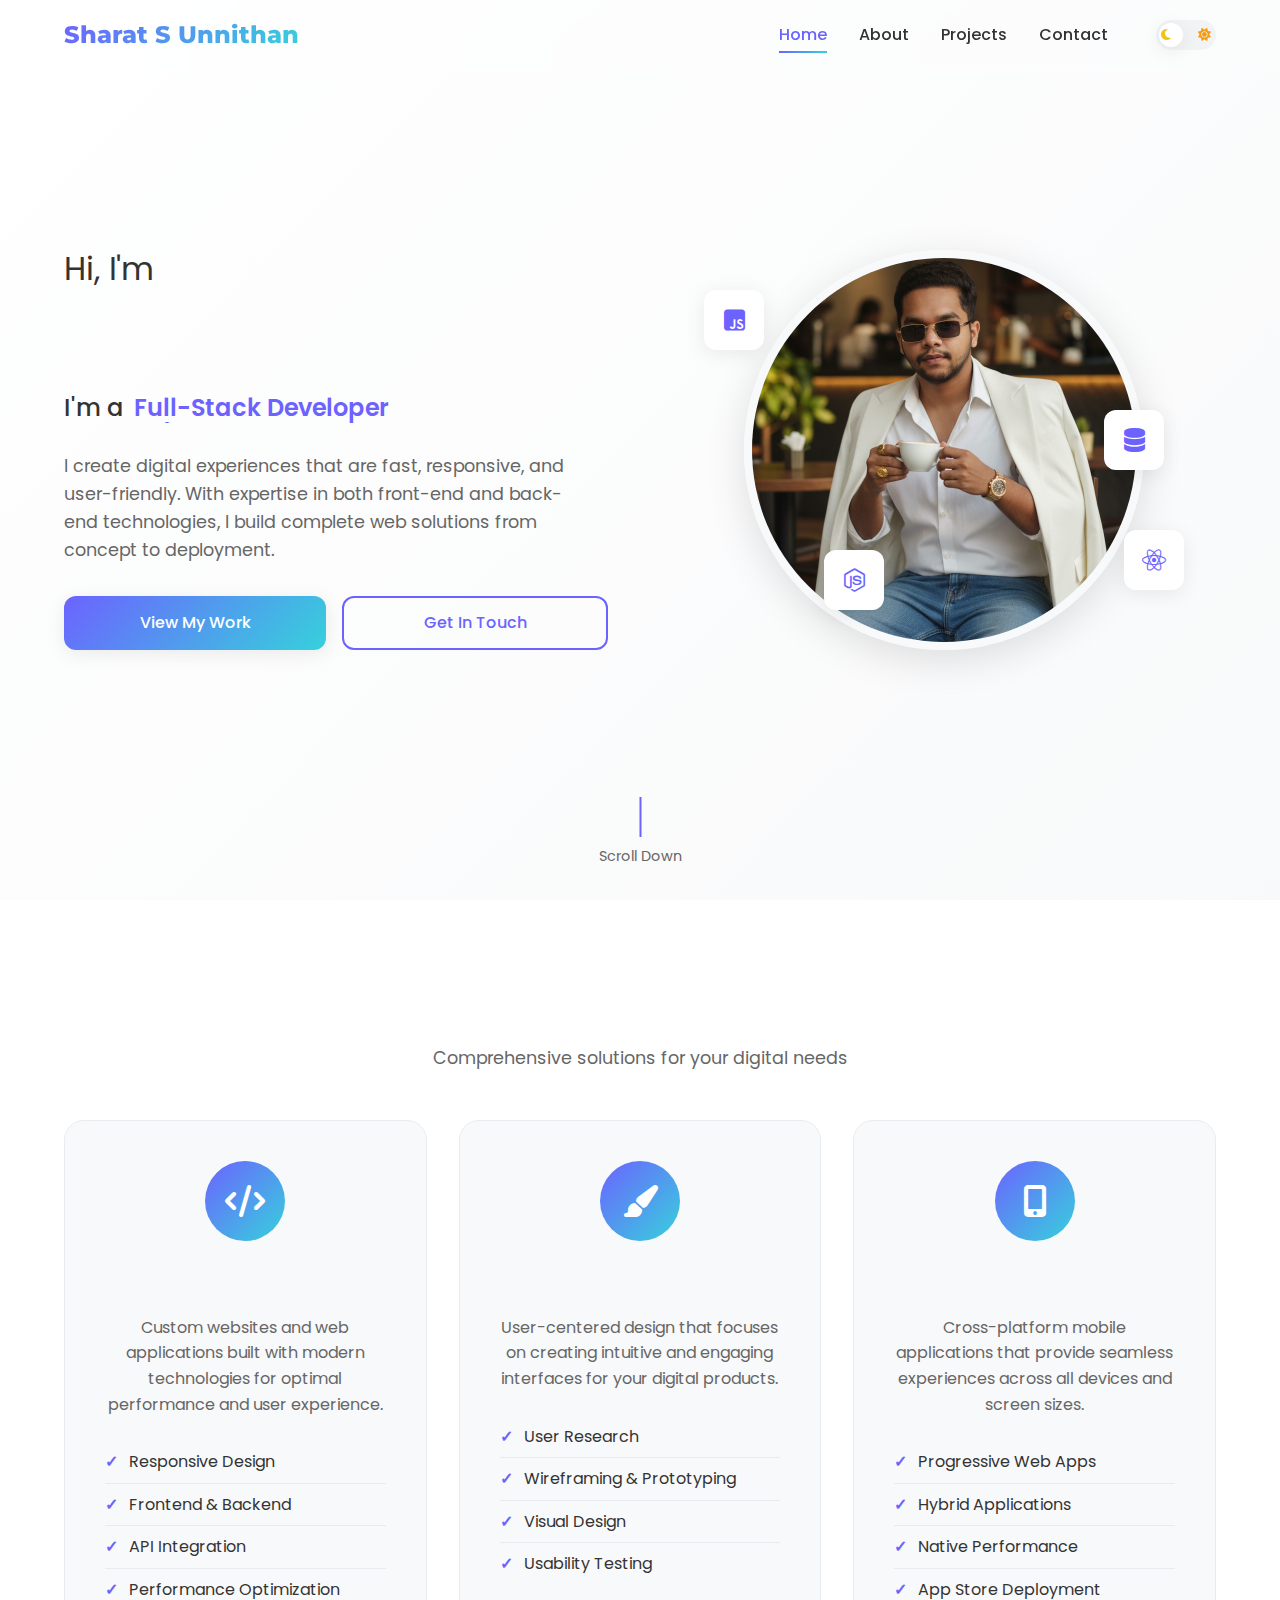
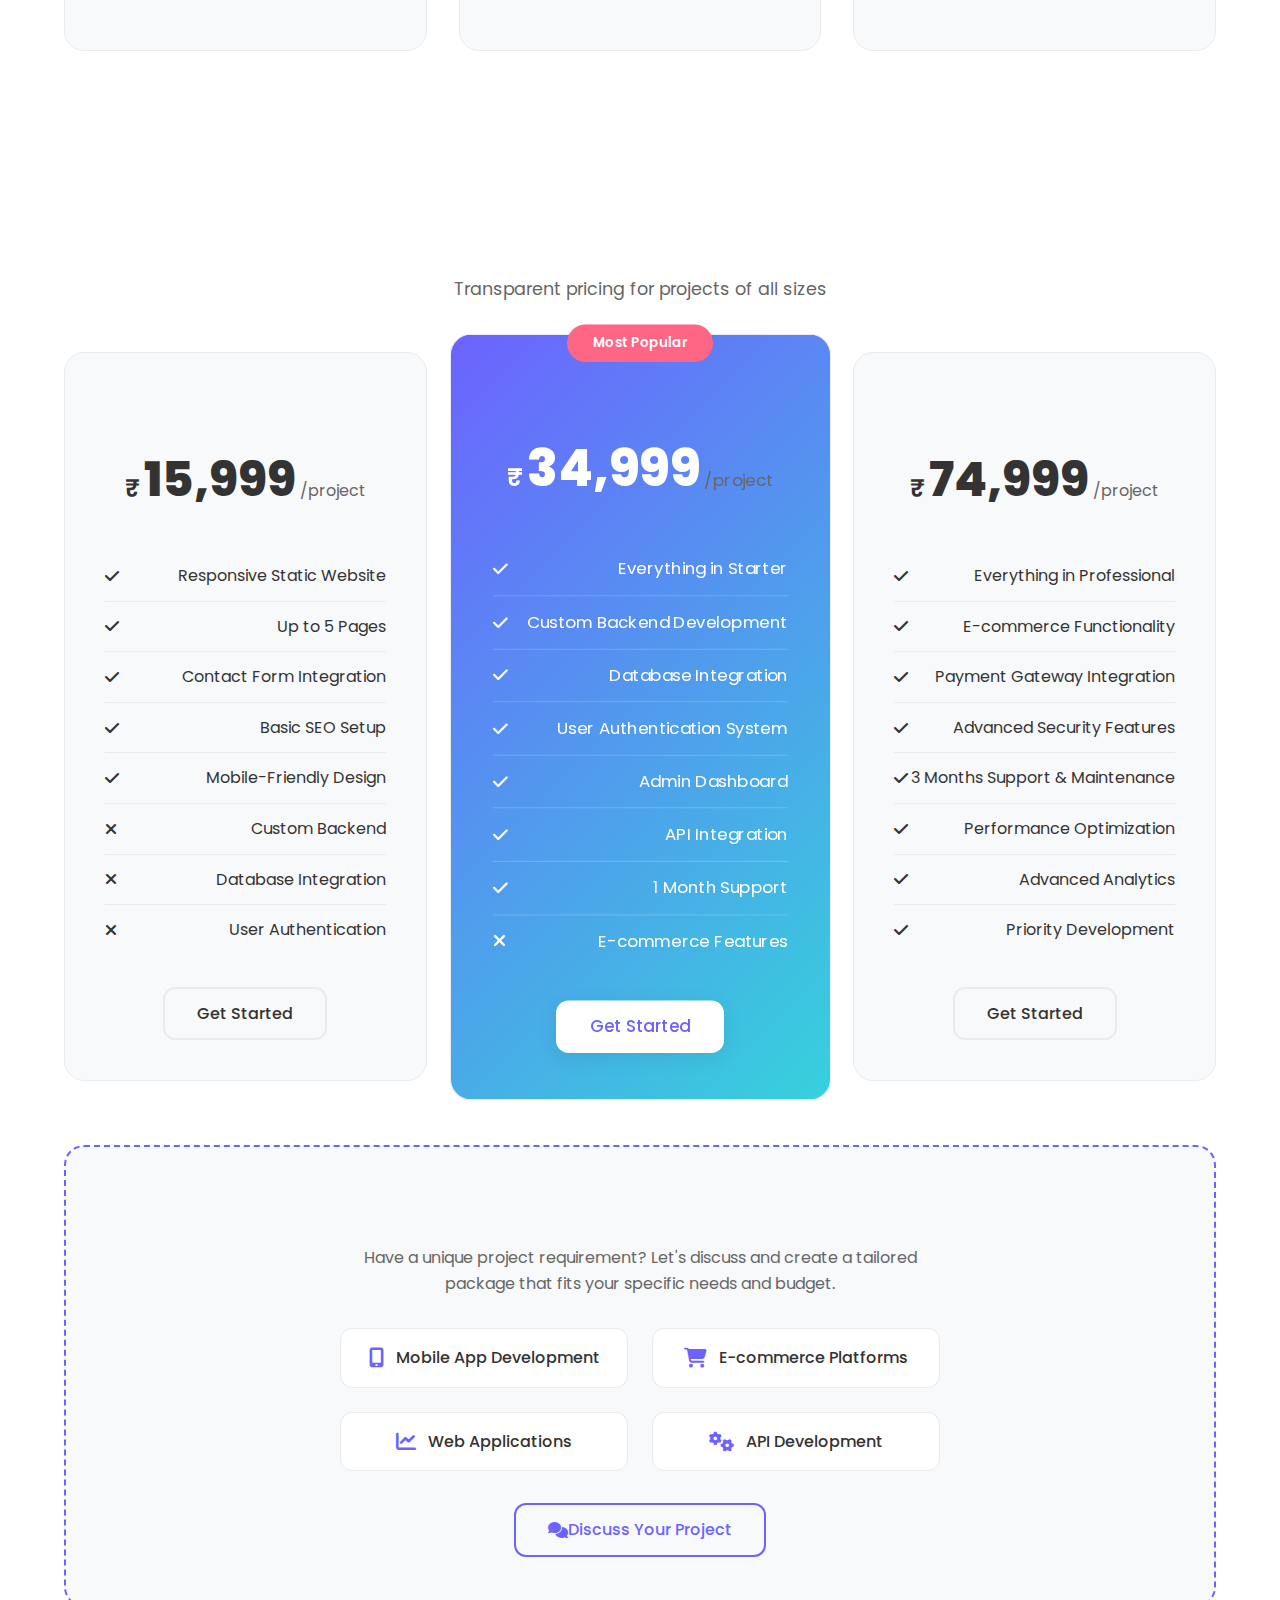
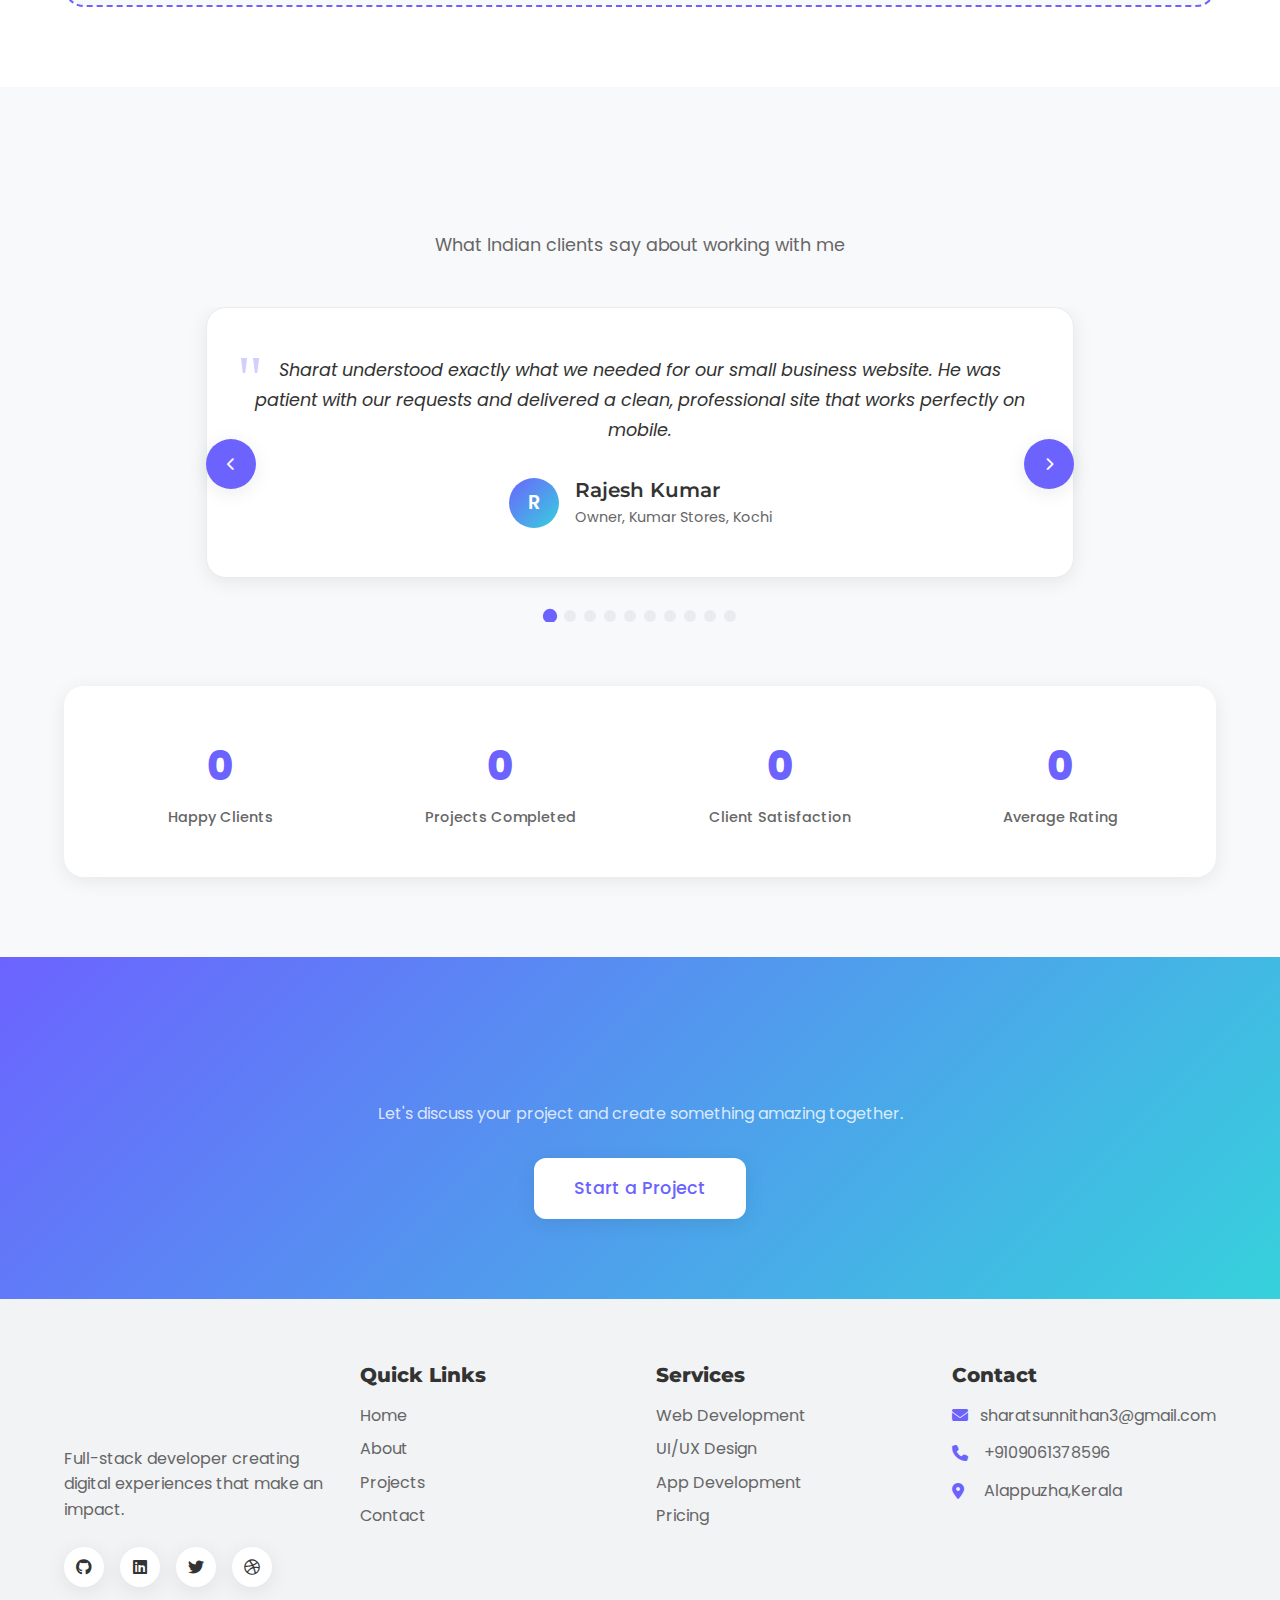
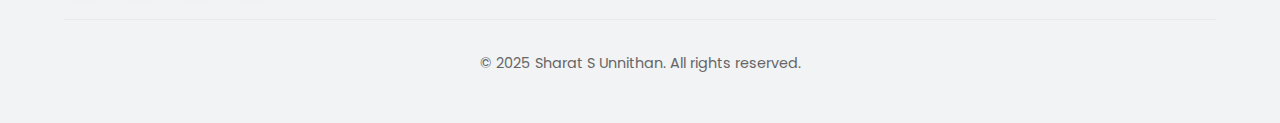
<file: sharat-portfolio/index.html>
<!DOCTYPE html>
<html lang="en">
<head>
    <meta charset="UTF-8">
    <meta name="viewport" content="width=device-width, initial-scale=1.0">
    <title>Sharat S Unnithan | Full-Stack Developer</title>
    <link rel="stylesheet" href="css/style.css">
    <link rel="stylesheet" href="css/animations.css">
    <link href="https://fonts.googleapis.com/css2?family=Poppins:wght@300;400;500;600;700&family=Montserrat:wght@800&display=swap" rel="stylesheet">
    <link rel="stylesheet" href="https://cdnjs.cloudflare.com/ajax/libs/font-awesome/6.4.0/css/all.min.css">
</head>
<body>
    <!-- Navigation -->
    <nav class="navbar">
        <div class="nav-container">
            <div class="nav-logo">
                <a href="index.html">Sharat S Unnithan</a>
            </div>
            <div class="nav-menu" id="nav-menu">
                <a href="index.html" class="nav-link active">Home</a>
                <a href="about.html" class="nav-link">About</a>
                <a href="projects.html" class="nav-link">Projects</a>
                <a href="contact.html" class="nav-link">Contact</a>
                <div class="theme-toggle">
                    <input type="checkbox" id="dark-mode-toggle" class="toggle-checkbox">
                    <label for="dark-mode-toggle" class="toggle-label">
                        <i class="fas fa-moon"></i>
                        <i class="fas fa-sun"></i>
                        <div class="toggle-ball"></div>
                    </label>
                </div>
            </div>
            <div class="hamburger" id="hamburger">
                <span class="bar"></span>
                <span class="bar"></span>
                <span class="bar"></span>
            </div>
        </div>
    </nav>

    <!-- Hero Section -->
    <section class="hero">
        <div class="hero-container">
            <div class="hero-content">
                <h1 class="hero-title">
    <span class="intro-line">Hi, I'm</span>
    <span class="name-line">Sharat S Unnithan</span>
</h1>
                <!-- Alternative Dynamic Text Section -->
<div class="dynamic-text">
    <span class="static-text">I'm a</span>
    <span class="dynamic-words">
        <span class="word">Full-Stack Developer</span>
        <span class="word">UI/UX Designer</span>
        <span class="word">Problem Solver</span>
        <span class="word">Tech Enthusiast</span>
    </span>
</div>
                <p class="hero-description">
                    I create digital experiences that are fast, responsive, and user-friendly. 
                    With expertise in both front-end and back-end technologies, I build complete 
                    web solutions from concept to deployment.
                </p>
                <div class="hero-buttons">
                    <a href="projects.html" class="btn btn-primary">View My Work</a>
                    <a href="contact.html" class="btn btn-secondary">Get In Touch</a>
                </div>
            </div>
            <div class="hero-image">
                <div class="image-container">
                    <img src="assets/images/profile-placeholder.jpg" alt="Sharat S Unnithan" class="profile-img">
                    <div class="floating-elements">
                        <div class="floating-element element-1"><i class="fab fa-js-square"></i></div>
                        <div class="floating-element element-2"><i class="fab fa-react"></i></div>
                        <div class="floating-element element-3"><i class="fab fa-node-js"></i></div>
                        <div class="floating-element element-4"><i class="fas fa-database"></i></div>
                    </div>
                </div>
            </div>
        </div>
        <div class="scroll-indicator">
            <div class="scroll-line"></div>
            <span>Scroll Down</span>
        </div>
    </section>

    <!-- Services Section -->
    <section class="services section-padding" id="services">
        <div class="container">
            <div class="section-header">
                <h2 class="section-title">My Services</h2>
                <p class="section-subtitle">Comprehensive solutions for your digital needs</p>
            </div>
            <div class="services-grid">
                <div class="service-card">
                    <div class="service-icon">
                        <i class="fas fa-code"></i>
                    </div>
                    <h3 class="service-title">Web Development</h3>
                    <p class="service-description">
                        Custom websites and web applications built with modern technologies 
                        for optimal performance and user experience.
                    </p>
                    <ul class="service-features">
                        <li>Responsive Design</li>
                        <li>Frontend & Backend</li>
                        <li>API Integration</li>
                        <li>Performance Optimization</li>
                    </ul>
                </div>
                <div class="service-card">
                    <div class="service-icon">
                        <i class="fas fa-paint-brush"></i>
                    </div>
                    <h3 class="service-title">UI/UX Design</h3>
                    <p class="service-description">
                        User-centered design that focuses on creating intuitive and engaging 
                        interfaces for your digital products.
                    </p>
                    <ul class="service-features">
                        <li>User Research</li>
                        <li>Wireframing & Prototyping</li>
                        <li>Visual Design</li>
                        <li>Usability Testing</li>
                    </ul>
                </div>
                <div class="service-card">
                    <div class="service-icon">
                        <i class="fas fa-mobile-alt"></i>
                    </div>
                    <h3 class="service-title">App Development</h3>
                    <p class="service-description">
                        Cross-platform mobile applications that provide seamless experiences 
                        across all devices and screen sizes.
                    </p>
                    <ul class="service-features">
                        <li>Progressive Web Apps</li>
                        <li>Hybrid Applications</li>
                        <li>Native Performance</li>
                        <li>App Store Deployment</li>
                    </ul>
                </div>
            </div>
        </div>
    </section>

    <!-- Pricing Section -->
<section class="pricing section-padding" id="pricing">
    <div class="container">
        <div class="section-header">
            <h2 class="section-title">Pricing Plans</h2>
            <p class="section-subtitle">Transparent pricing for projects of all sizes</p>
        </div>
        <div class="pricing-grid">
            <div class="pricing-card">
                <div class="pricing-header">
                    <h3 class="pricing-title">Starter</h3>
                    <div class="pricing-price">
                        <span class="currency">₹</span>
                        <span class="amount">15,999</span>
                        <span class="period">/project</span>
                    </div>
                </div>
                <ul class="pricing-features">
                    <li><i class="fas fa-check"></i> Responsive Static Website</li>
                    <li><i class="fas fa-check"></i> Up to 5 Pages</li>
                    <li><i class="fas fa-check"></i> Contact Form Integration</li>
                    <li><i class="fas fa-check"></i> Basic SEO Setup</li>
                    <li><i class="fas fa-check"></i> Mobile-Friendly Design</li>
                    <li><i class="fas fa-times"></i> Custom Backend</li>
                    <li><i class="fas fa-times"></i> Database Integration</li>
                    <li><i class="fas fa-times"></i> User Authentication</li>
                </ul>
                <a href="contact.html" class="btn btn-outline">Get Started</a>
            </div>
            <div class="pricing-card featured">
                <div class="pricing-badge">Most Popular</div>
                <div class="pricing-header">
                    <h3 class="pricing-title">Professional</h3>
                    <div class="pricing-price">
                        <span class="currency">₹</span>
                        <span class="amount">34,999</span>
                        <span class="period">/project</span>
                    </div>
                </div>
                <ul class="pricing-features">
                    <li><i class="fas fa-check"></i> Everything in Starter</li>
                    <li><i class="fas fa-check"></i> Custom Backend Development</li>
                    <li><i class="fas fa-check"></i> Database Integration</li>
                    <li><i class="fas fa-check"></i> User Authentication System</li>
                    <li><i class="fas fa-check"></i> Admin Dashboard</li>
                    <li><i class="fas fa-check"></i> API Integration</li>
                    <li><i class="fas fa-check"></i> 1 Month Support</li>
                    <li><i class="fas fa-times"></i> E-commerce Features</li>
                </ul>
                <a href="contact.html" class="btn btn-primary">Get Started</a>
            </div>
            <div class="pricing-card">
                <div class="pricing-header">
                    <h3 class="pricing-title">Enterprise</h3>
                    <div class="pricing-price">
                        <span class="currency">₹</span>
                        <span class="amount">74,999</span>
                        <span class="period">/project</span>
                    </div>
                </div>
                <ul class="pricing-features">
                    <li><i class="fas fa-check"></i> Everything in Professional</li>
                    <li><i class="fas fa-check"></i> E-commerce Functionality</li>
                    <li><i class="fas fa-check"></i> Payment Gateway Integration</li>
                    <li><i class="fas fa-check"></i> Advanced Security Features</li>
                    <li><i class="fas fa-check"></i> 3 Months Support & Maintenance</li>
                    <li><i class="fas fa-check"></i> Performance Optimization</li>
                    <li><i class="fas fa-check"></i> Advanced Analytics</li>
                    <li><i class="fas fa-check"></i> Priority Development</li>
                </ul>
                <a href="contact.html" class="btn btn-outline">Get Started</a>
            </div>
        </div>
        
        <!-- Custom Projects Section -->
        <div class="custom-projects">
            <div class="custom-content">
                <h3>Need a Custom Solution?</h3>
                <p>Have a unique project requirement? Let's discuss and create a tailored package that fits your specific needs and budget.</p>
                <div class="custom-features">
                    <div class="custom-feature">
                        <i class="fas fa-mobile-alt"></i>
                        <span>Mobile App Development</span>
                    </div>
                    <div class="custom-feature">
                        <i class="fas fa-shopping-cart"></i>
                        <span>E-commerce Platforms</span>
                    </div>
                    <div class="custom-feature">
                        <i class="fas fa-chart-line"></i>
                        <span>Web Applications</span>
                    </div>
                    <div class="custom-feature">
                        <i class="fas fa-cogs"></i>
                        <span>API Development</span>
                    </div>
                </div>
                <a href="contact.html" class="btn btn-secondary">
                    <i class="fas fa-comments"></i> Discuss Your Project
                </a>
            </div>
        </div>
    </div>
</section>

<style>
/* Custom Projects Section */
.custom-projects {
    margin-top: 4rem;
    padding: 3rem;
    background: var(--bg-light);
    border-radius: var(--border-radius-lg);
    text-align: center;
    border: 2px dashed var(--primary-color);
}

.custom-content h3 {
    font-size: 1.75rem;
    margin-bottom: 1rem;
    color: var(--text-color);
}

.custom-content p {
    max-width: 600px;
    margin: 0 auto 2rem;
    color: var(--text-light);
}

.custom-features {
    display: grid;
    grid-template-columns: repeat(auto-fit, minmax(200px, 1fr));
    gap: 1.5rem;
    margin-bottom: 2rem;
    max-width: 600px;
    margin-left: auto;
    margin-right: auto;
}

.custom-feature {
    display: flex;
    align-items: center;
    justify-content: center;
    gap: 0.75rem;
    padding: 1rem;
    background: var(--bg-color);
    border-radius: var(--border-radius);
    border: 1px solid var(--border-color);
    transition: var(--transition);
}

.custom-feature:hover {
    transform: translateY(-3px);
    box-shadow: var(--shadow);
}

.custom-feature i {
    color: var(--primary-color);
    font-size: 1.25rem;
}

.custom-feature span {
    font-weight: 500;
    color: var(--text-color);
}

/* Responsive Design for Custom Section */
@media (max-width: 768px) {
    .custom-projects {
        padding: 2rem 1.5rem;
    }
    
    .custom-features {
        grid-template-columns: 1fr 1fr;
    }
}

@media (max-width: 480px) {
    .custom-features {
        grid-template-columns: 1fr;
    }
}
</style>

   <!-- Testimonials Section -->
<section class="testimonials section-padding" id="testimonials">
    <div class="container">
        <div class="section-header">
            <h2 class="section-title">Client Testimonials</h2>
            <p class="section-subtitle">What Indian clients say about working with me</p>
        </div>
        <div class="testimonials-slider">
            <div class="testimonial-track" id="testimonial-track">
                <!-- Testimonial 1-10 -->
                <div class="testimonial-slide">
                    <div class="testimonial-content">
                        <div class="testimonial-text">
                            "Sharat delivered an outstanding e-commerce website for our fashion boutique. His attention to detail and understanding of Indian market needs is remarkable."
                        </div>
                        <div class="testimonial-author">
                            <div class="author-initial">P</div>
                            <div class="author-info">
                                <h4 class="author-name">Priya Sharma</h4>
                                <p class="author-role">Owner, Ethnic Elegance</p>
                            </div>
                        </div>
                    </div>
                </div>
                <div class="testimonial-slide">
                    <div class="testimonial-content">
                        <div class="testimonial-text">
                            "Working with Sharat transformed our restaurant's online presence. The food ordering system he built increased our sales by 40% in just 2 months."
                        </div>
                        <div class="testimonial-author">
                            <div class="author-initial">R</div>
                            <div class="author-info">
                                <h4 class="author-name">Rajesh Kumar</h4>
                                <p class="author-role">Manager, Spice Garden</p>
                            </div>
                        </div>
                    </div>
                </div>
                <div class="testimonial-slide">
                    <div class="testimonial-content">
                        <div class="testimonial-text">
                            "As a startup founder, I needed a robust web application. Sharat's technical expertise and affordable pricing made it possible for us to launch successfully."
                        </div>
                        <div class="testimonial-author">
                            <div class="author-initial">A</div>
                            <div class="author-info">
                                <h4 class="author-name">Ananya Patel</h4>
                                <p class="author-role">Founder, EduTech Solutions</p>
                            </div>
                        </div>
                    </div>
                </div>
                <div class="testimonial-slide">
                    <div class="testimonial-content">
                        <div class="testimonial-text">
                            "The mobile app Sharat developed for our coaching institute has been a game-changer. Parents love the real-time updates and progress tracking features."
                        </div>
                        <div class="testimonial-author">
                            <div class="author-initial">S</div>
                            <div class="author-info">
                                <h4 class="author-name">Suresh Menon</h4>
                                <p class="author-role">Director, Bright Future Academy</p>
                            </div>
                        </div>
                    </div>
                </div>
                <div class="testimonial-slide">
                    <div class="testimonial-content">
                        <div class="testimonial-text">
                            "Sharat's understanding of both frontend and backend technologies helped us build a scalable platform that handles 10,000+ users daily without issues."
                        </div>
                        <div class="testimonial-author">
                            <div class="author-initial">M</div>
                            <div class="author-info">
                                <h4 class="author-name">Meera Nair</h4>
                                <p class="author-role">CTO, HealthTech Innovations</p>
                            </div>
                        </div>
                    </div>
                </div>
                <div class="testimonial-slide">
                    <div class="testimonial-content">
                        <div class="testimonial-text">
                            "We needed a custom CRM for our real estate business. Sharat delivered exactly what we needed within budget and ahead of schedule."
                        </div>
                        <div class="testimonial-author">
                            <div class="author-initial">V</div>
                            <div class="author-info">
                                <h4 class="author-name">Vikram Singh</h4>
                                <p class="author-role">CEO, Prime Properties</p>
                            </div>
                        </div>
                    </div>
                </div>
                <div class="testimonial-slide">
                    <div class="testimonial-content">
                        <div class="testimonial-text">
                            "The website Sharat created for our jewelry store showcases our products beautifully and has significantly increased our online sales."
                        </div>
                        <div class="testimonial-author">
                            <div class="author-initial">K</div>
                            <div class="author-info">
                                <h4 class="author-name">Kavita Reddy</h4>
                                <p class="author-role">Owner, Golden Treasures</p>
                            </div>
                        </div>
                    </div>
                </div>
                <div class="testimonial-slide">
                    <div class="testimonial-content">
                        <div class="testimonial-text">
                            "Sharat's responsive design skills are exceptional. Our website looks perfect on all devices, which is crucial for our mobile-first Indian audience."
                        </div>
                        <div class="testimonial-author">
                            <div class="author-initial">A</div>
                            <div class="author-info">
                                <h4 class="author-name">Arjun Mehra</h4>
                                <p class="author-role">Marketing Head, Fashion Hub</p>
                            </div>
                        </div>
                    </div>
                </div>
                <div class="testimonial-slide">
                    <div class="testimonial-content">
                        <div class="testimonial-text">
                            "The inventory management system Sharat built has streamlined our manufacturing operations. His problem-solving approach is outstanding."
                        </div>
                        <div class="testimonial-author">
                            <div class="author-initial">N</div>
                            <div class="author-info">
                                <h4 class="author-name">Neha Gupta</h4>
                                <p class="author-role">Operations Manager, Craft Manufacturers</p>
                            </div>
                        </div>
                    </div>
                </div>
                <div class="testimonial-slide">
                    <div class="testimonial-content">
                        <div class="testimonial-text">
                            "Sharat developed a complete learning management system for our online courses. The platform is intuitive and handles video streaming perfectly."
                        </div>
                        <div class="testimonial-author">
                            <div class="author-initial">D</div>
                            <div class="author-info">
                                <h4 class="author-name">Deepak Joshi</h4>
                                <p class="author-role">Founder, LearnEasy Academy</p>
                            </div>
                        </div>
                    </div>
                </div>
            </div>
            <div class="slider-controls">
                <button class="slider-btn prev" id="testimonial-prev">
                    <i class="fas fa-chevron-left"></i>
                </button>
                <button class="slider-btn next" id="testimonial-next">
                    <i class="fas fa-chevron-right"></i>
                </button>
            </div>
            <div class="slider-dots" id="testimonial-dots">
                <!-- Dots will be generated by JavaScript -->
            </div>
        </div>
        
        <!-- Testimonial Stats -->
<div class="testimonial-stats">
    <div class="stat-item">
        <div class="stat-number" data-count="50">0</div>
        <div class="stat-label">Happy Clients</div>
    </div>
    <div class="stat-item">
        <div class="stat-number" data-count="45">0</div>
        <div class="stat-label">Projects Completed</div>
    </div>
    <div class="stat-item">
        <div class="stat-number" data-count="98 ">0</div>
        <div class="stat-label">Client Satisfaction</div>
    </div>
    <div class="stat-item">
        <div class="stat-number" data-count="8.9">0</div>
        <div class="stat-label">Average Rating</div>
    </div>
</div>

<script>
// Counter Animation for Stats
function initCounters() {
    const counters = document.querySelectorAll('.stat-number');
    
    const observer = new IntersectionObserver((entries) => {
        entries.forEach(entry => {
            if (entry.isIntersecting) {
                const counter = entry.target;
                const target = parseFloat(counter.getAttribute('data-count'));
                const duration = 2000;
                const step = target / (duration / 16);
                let current = 0;
                
                const timer = setInterval(() => {
                    current += step;
                    if (current >= target) {
                        if (target === 4.9) {
                            counter.textContent = '4.9/5';
                        } else if (target === 98) {
                            counter.textContent = '98%';
                        } else {
                            counter.textContent = Math.floor(current) + '+';
                        }
                        clearInterval(timer);
                    } else {
                        if (target === 4.9) {
                            counter.textContent = (current / 10).toFixed(1) + '/5';
                        } else if (target === 98) {
                            counter.textContent = Math.floor(current) + '%';
                        } else {
                            counter.textContent = Math.floor(current) + '+';
                        }
                    }
                }, 16);
                
                observer.unobserve(counter);
            }
        });
    }, { threshold: 0.5 });
    
    counters.forEach(counter => {
        observer.observe(counter);
    });
}

// Initialize counters when page loads
document.addEventListener('DOMContentLoaded', function() {
    initCounters();
});
</script>
</section>

<style>
/* Enhanced Testimonials Styles */
.testimonials {
    background: var(--bg-light);
}

.testimonials-slider {
    position: relative;
    max-width: 900px;
    margin: 0 auto;
    overflow: hidden;
}

.testimonial-track {
    display: flex;
    transition: transform 0.5s ease;
}

.testimonial-slide {
    min-width: 100%;
    padding: 0 1rem;
}

.testimonial-content {
    background: var(--bg-color);
    padding: 3rem;
    border-radius: var(--border-radius-lg);
    text-align: center;
    position: relative;
    box-shadow: var(--shadow);
    border: 1px solid var(--border-color);
}

.testimonial-content::before {
    content: '"';
    position: absolute;
    top: 20px;
    left: 30px;
    font-size: 4rem;
    color: var(--primary-color);
    opacity: 0.3;
    font-family: Georgia, serif;
}

.testimonial-text {
    font-size: 1.1rem;
    font-style: italic;
    margin-bottom: 2rem;
    position: relative;
    z-index: 1;
    line-height: 1.7;
    color: var(--text-color);
}

.testimonial-author {
    display: flex;
    align-items: center;
    justify-content: center;
    gap: 1rem;
}

.author-initial {
    width: 50px;
    height: 50px;
    background: var(--gradient);
    border-radius: 50%;
    display: flex;
    align-items: center;
    justify-content: center;
    color: white;
    font-weight: 600;
    font-size: 1.2rem;
}

.author-info {
    text-align: left;
}

.author-name {
    margin-bottom: 0.25rem;
    color: var(--text-color);
    font-weight: 600;
}

.author-role {
    color: var(--text-light);
    font-size: 0.9rem;
    margin: 0;
}

/* Testimonial Stats */
.testimonial-stats {
    display: grid;
    grid-template-columns: repeat(auto-fit, minmax(150px, 1fr));
    gap: 2rem;
    margin-top: 4rem;
    padding: 2rem;
    background: var(--bg-color);
    border-radius: var(--border-radius-lg);
    box-shadow: var(--shadow);
}

.stat-item {
    text-align: center;
    padding: 1rem;
}

.stat-number {
    font-size: 2.5rem;
    font-weight: 800;
    color: var(--primary-color);
    margin-bottom: 0.5rem;
}

.stat-label {
    font-size: 0.9rem;
    color: var(--text-light);
    font-weight: 500;
}

/* Slider Controls */
.slider-controls {
    position: absolute;
    top: 50%;
    left: 0;
    right: 0;
    transform: translateY(-50%);
    display: flex;
    justify-content: space-between;
    padding: 0 1rem;
    pointer-events: none;
}

.slider-btn {
    background: var(--primary-color);
    color: white;
    border: none;
    width: 50px;
    height: 50px;
    border-radius: 50%;
    display: flex;
    align-items: center;
    justify-content: center;
    cursor: pointer;
    transition: var(--transition);
    pointer-events: all;
    box-shadow: var(--shadow);
}

.slider-btn:hover {
    background: var(--primary-dark);
    transform: scale(1.1);
}

.slider-dots {
    display: flex;
    justify-content: center;
    gap: 0.5rem;
    margin-top: 2rem;
}

.dot {
    width: 12px;
    height: 12px;
    border-radius: 50%;
    background: var(--border-color);
    cursor: pointer;
    transition: var(--transition);
}

.dot.active {
    background: var(--primary-color);
    transform: scale(1.2);
}

/* Responsive Design */
@media (max-width: 768px) {
    .testimonial-content {
        padding: 2rem 1.5rem;
    }
    
    .testimonial-text {
        font-size: 1rem;
    }
    
    .slider-btn {
        width: 40px;
        height: 40px;
    }
    
    .testimonial-stats {
        grid-template-columns: repeat(2, 1fr);
        gap: 1.5rem;
        padding: 1.5rem;
    }
    
    .stat-number {
        font-size: 2rem;
    }
}

@media (max-width: 480px) {
    .testimonial-author {
        flex-direction: column;
        text-align: center;
    }
    
    .author-info {
        text-align: center;
    }
    
    .testimonial-stats {
        grid-template-columns: 1fr;
    }
}
</style>

<script>
// Genuine Testimonials with Kerala Names
document.addEventListener('DOMContentLoaded', function() {
    const testimonials = [
        {
            text: "Sharat understood exactly what we needed for our small business website. He was patient with our requests and delivered a clean, professional site that works perfectly on mobile.",
            name: "Rajesh Kumar",
            role: "Owner, Kumar Stores, Kochi"
        },
        {
            text: "As someone who isn't tech-savvy, I appreciated how Sharat explained everything in simple terms. My clinic's website has helped attract new patients.",
            name: "Dr. Priya Nair",
            role: "Dental Clinic, Thrissur"
        },
        {
            text: "The portfolio website Sharat created for my photography business showcases my work beautifully. It's exactly what I wanted.",
            name: "Anoop Menon",
            role: "Photographer, Kozhikode"
        },
        {
            text: "Sharat helped me set up an online presence for my home-based bakery. The simple website he built has brought in local orders I wouldn't have gotten otherwise.",
            name: "Lakshmi S.",
            role: "Home Baker, Alappuzha"
        },
        {
            text: "Working with Sharat was smooth and professional. He delivered our college event website on time and within our limited budget.",
            name: "Sreenath P.",
            role: "Student Coordinator, College Fest"
        },
        {
            text: "I needed a basic website for my tuition center. Sharat created exactly what I needed - simple, functional, and easy to update.",
            name: "Ramesh Iyer",
            role: "Tuition Teacher, Kollam"
        },
        {
            text: "Sharat fixed issues with our existing website that other developers couldn't resolve. He's knowledgeable and reliable.",
            name: "Sunil Kumar",
            role: "Small Business Owner, Ernakulam"
        },
        {
            text: "The landing page Sharat built for our startup helped us test our idea before investing in a full website. Great value for money.",
            name: "Anjali R.",
            role: "Startup Founder, Thiruvananthapuram"
        },
        {
            text: "Sharat was responsive and understood our requirements quickly. Our NGO's website now helps us reach more donors.",
            name: "Maria Jacob",
            role: "Volunteer Coordinator, NGO"
        },
        {
            text: "As a freelance writer, I needed a simple portfolio. Sharat created a clean, professional site that showcases my work effectively.",
            name: "Sneha Pillai",
            role: "Content Writer, Kannur"
        }
    ];

    // Your existing slider JavaScript code here
    const track = document.getElementById('testimonial-track');
    const dotsContainer = document.getElementById('testimonial-dots');
    
    // Clear existing content and populate with testimonials
    track.innerHTML = '';
    dotsContainer.innerHTML = '';
    
    testimonials.forEach((testimonial, index) => {
        // Create testimonial slide
        const slide = document.createElement('div');
        slide.className = 'testimonial-slide';
        slide.innerHTML = `
            <div class="testimonial-content">
                <div class="testimonial-text">${testimonial.text}</div>
                <div class="testimonial-author">
                    <div class="author-initial">${testimonial.name.charAt(0)}</div>
                    <div class="author-info">
                        <h4 class="author-name">${testimonial.name}</h4>
                        <p class="author-role">${testimonial.role}</p>
                    </div>
                </div>
            </div>
        `;
        track.appendChild(slide);

        // Create dot
        const dot = document.createElement('span');
        dot.className = `dot ${index === 0 ? 'active' : ''}`;
        dot.setAttribute('data-slide', index);
        dotsContainer.appendChild(dot);
    });

    // Rest of your slider functionality...
    let currentSlide = 0;
    const slides = document.querySelectorAll('.testimonial-slide');
    const dots = document.querySelectorAll('.dot');
    
    function goToSlide(index) {
        currentSlide = index;
        track.style.transform = `translateX(-${currentSlide * 100}%)`;
        
        dots.forEach((dot, i) => {
            dot.classList.toggle('active', i === currentSlide);
        });
    }
    
    // Add event listeners for dots
    dots.forEach((dot, index) => {
        dot.addEventListener('click', () => goToSlide(index));
    });
    
    // Auto-slide every 5 seconds
    setInterval(() => {
        goToSlide((currentSlide + 1) % testimonials.length);
    }, 5000);
});
</script>

    <!-- CTA Section -->
    <section class="cta section-padding">
        <div class="container">
            <div class="cta-content">
                <h2 class="cta-title">Ready to bring your ideas to life?</h2>
                <p class="cta-description">
                    Let's discuss your project and create something amazing together.
                </p>
                <a href="contact.html" class="btn btn-primary btn-large">Start a Project</a>
            </div>
        </div>
    </section>

    <!-- Footer -->
    <footer class="footer">
        <div class="container">
            <div class="footer-content">
                <div class="footer-section">
                    <h3 class="footer-title">Sharat S Unnithan</h3>
                    <p class="footer-description">
                        Full-stack developer creating digital experiences that make an impact.
                    </p>
                    <div class="social-links">
                        <a href="https://github.com/SHARAT-S-UNNITHAN" class="social-link"><i class="fab fa-github"></i></a>
                        <a href="#" class="social-link"><i class="fab fa-linkedin"></i></a>
                        <a href="#" class="social-link"><i class="fab fa-twitter"></i></a>
                        <a href="#" class="social-link"><i class="fab fa-dribbble"></i></a>
                    </div>
                </div>
                <div class="footer-section">
                    <h4 class="footer-heading">Quick Links</h4>
                    <ul class="footer-links">
                        <li><a href="index.html">Home</a></li>
                        <li><a href="about.html">About</a></li>
                        <li><a href="projects.html">Projects</a></li>
                        <li><a href="contact.html">Contact</a></li>
                    </ul>
                </div>
                <div class="footer-section">
                    <h4 class="footer-heading">Services</h4>
                    <ul class="footer-links">
                        <li><a href="#services">Web Development</a></li>
                        <li><a href="#services">UI/UX Design</a></li>
                        <li><a href="#services">App Development</a></li>
                        <li><a href="#pricing">Pricing</a></li>
                    </ul>
                </div>
                <div class="footer-section">
                    <h4 class="footer-heading">Contact</h4>
                    <ul class="footer-contact">
                        <li><i class="fas fa-envelope"></i> sharatsunnithan3@gmail.com</li>
                        <li><i class="fas fa-phone"></i> +9109061378596</li>
                        <li><i class="fas fa-map-marker-alt"></i> Alappuzha,Kerala</li>
                    </ul>
                </div>
            </div>
            <div class="footer-bottom">
                <p>&copy; 2025 Sharat S Unnithan. All rights reserved.</p>
            </div>
        </div>
    </footer>

    <!-- Back to Top Button -->
    <button class="back-to-top" id="back-to-top">
        <i class="fas fa-chevron-up"></i>
    </button>

    <script src="js/main.js"></script>
    <script src="js/animations.js"></script>
</body>
</html>
</file>
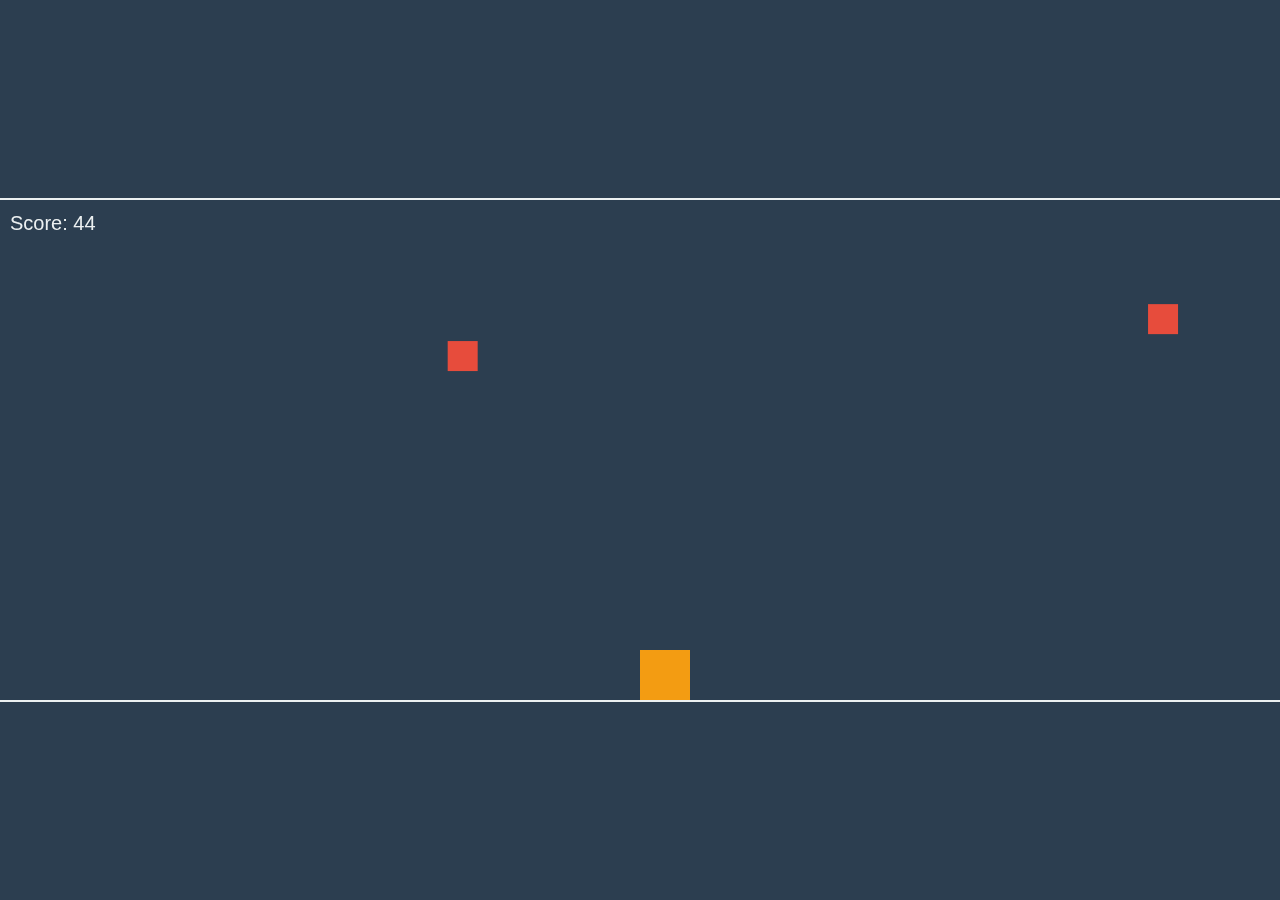
<file: Sharat S Unnithan Portfolio/game.html>
<!DOCTYPE html>
<html lang="en">
<head>
    <meta charset="UTF-8">
    <meta name="viewport" content="width=device-width, initial-scale=1.0">
    <title>Dodge the Bugs Game</title>
    <style>
        body {
            margin: 0;
            display: flex;
            justify-content: center;
            align-items: center;
            height: 100vh;
            background-color: #2c3e50;
        }
        canvas {
            border: 2px solid #ecf0f1;
        }
    </style>
</head>
<body>
    <canvas id="gameCanvas"></canvas>
    <script>
        const canvas = document.getElementById('gameCanvas');
        const ctx = canvas.getContext('2d');
        canvas.width = window.innerWidth;
        canvas.height = 500;

        const player = { x: canvas.width / 2, y: canvas.height - 50, width: 50, height: 50, color: '#f39c12' };
        const bugs = [];
        let score = 0;
        let gameRunning = true;
        let spawnInterval = 1000; // Initial spawn interval
        let bugSpeed = 3; // Initial bug speed

        function spawnBug() {
            if (!gameRunning) return;
            
            // Increase difficulty by spawning multiple bugs
            const bugCount = Math.floor(Math.random() * 3) + 1; // Spawn 1 to 3 bugs at once
            for (let i = 0; i < bugCount; i++) {
                bugs.push({ 
                    x: Math.random() * canvas.width, 
                    y: -50, 
                    width: 30, 
                    height: 30, 
                    color: '#e74c3c', 
                    speed: bugSpeed + Math.random() * 2
                });
            }

            // Decrease the spawn interval over time to increase difficulty
            spawnInterval = Math.max(500, spawnInterval - 50); // Minimum interval of 500ms
            setTimeout(spawnBug, spawnInterval);
        }

        document.addEventListener('keydown', (e) => {
            if (e.key === 'ArrowLeft') player.x -= 20;
            if (e.key === 'ArrowRight') player.x += 20;
            player.x = Math.max(0, Math.min(canvas.width - player.width, player.x));
        });

        function checkCollision(a, b) {
            return a.x < b.x + b.width &&
                   a.x + a.width > b.x &&
                   a.y < b.y + b.height &&
                   a.y + a.height > b.y;
        }

        function update() {
            if (!gameRunning) return;

            ctx.clearRect(0, 0, canvas.width, canvas.height);

            ctx.fillStyle = player.color;
            ctx.fillRect(player.x, player.y, player.width, player.height);

            for (let i = 0; i < bugs.length; i++) {
                const bug = bugs[i];
                bug.y += bug.speed;
                ctx.fillStyle = bug.color;
                ctx.fillRect(bug.x, bug.y, bug.width, bug.height);

                if (checkCollision(player, bug)) {
                    gameRunning = false;
                    alert(`Game Over! Your score: ${score}`);
                    document.location.reload();
                }

                if (bug.y > canvas.height) {
                    bugs.splice(i, 1);
                    i--;
                }
            }

            score += 1;
            ctx.fillStyle = '#ecf0f1';
            ctx.font = '20px Arial';
            ctx.fillText(`Score: ${score}`, 10, 30);

            // Gradually increase difficulty by speeding up the bugs as score increases
            if (score % 100 === 0 && bugSpeed < 10) {
                bugSpeed += 0.5; // Increase bug speed by 0.5 every 100 points
            }

            requestAnimationFrame(update);
        }

        spawnBug();
        update();
    </script>
</body>
</html>
</file>
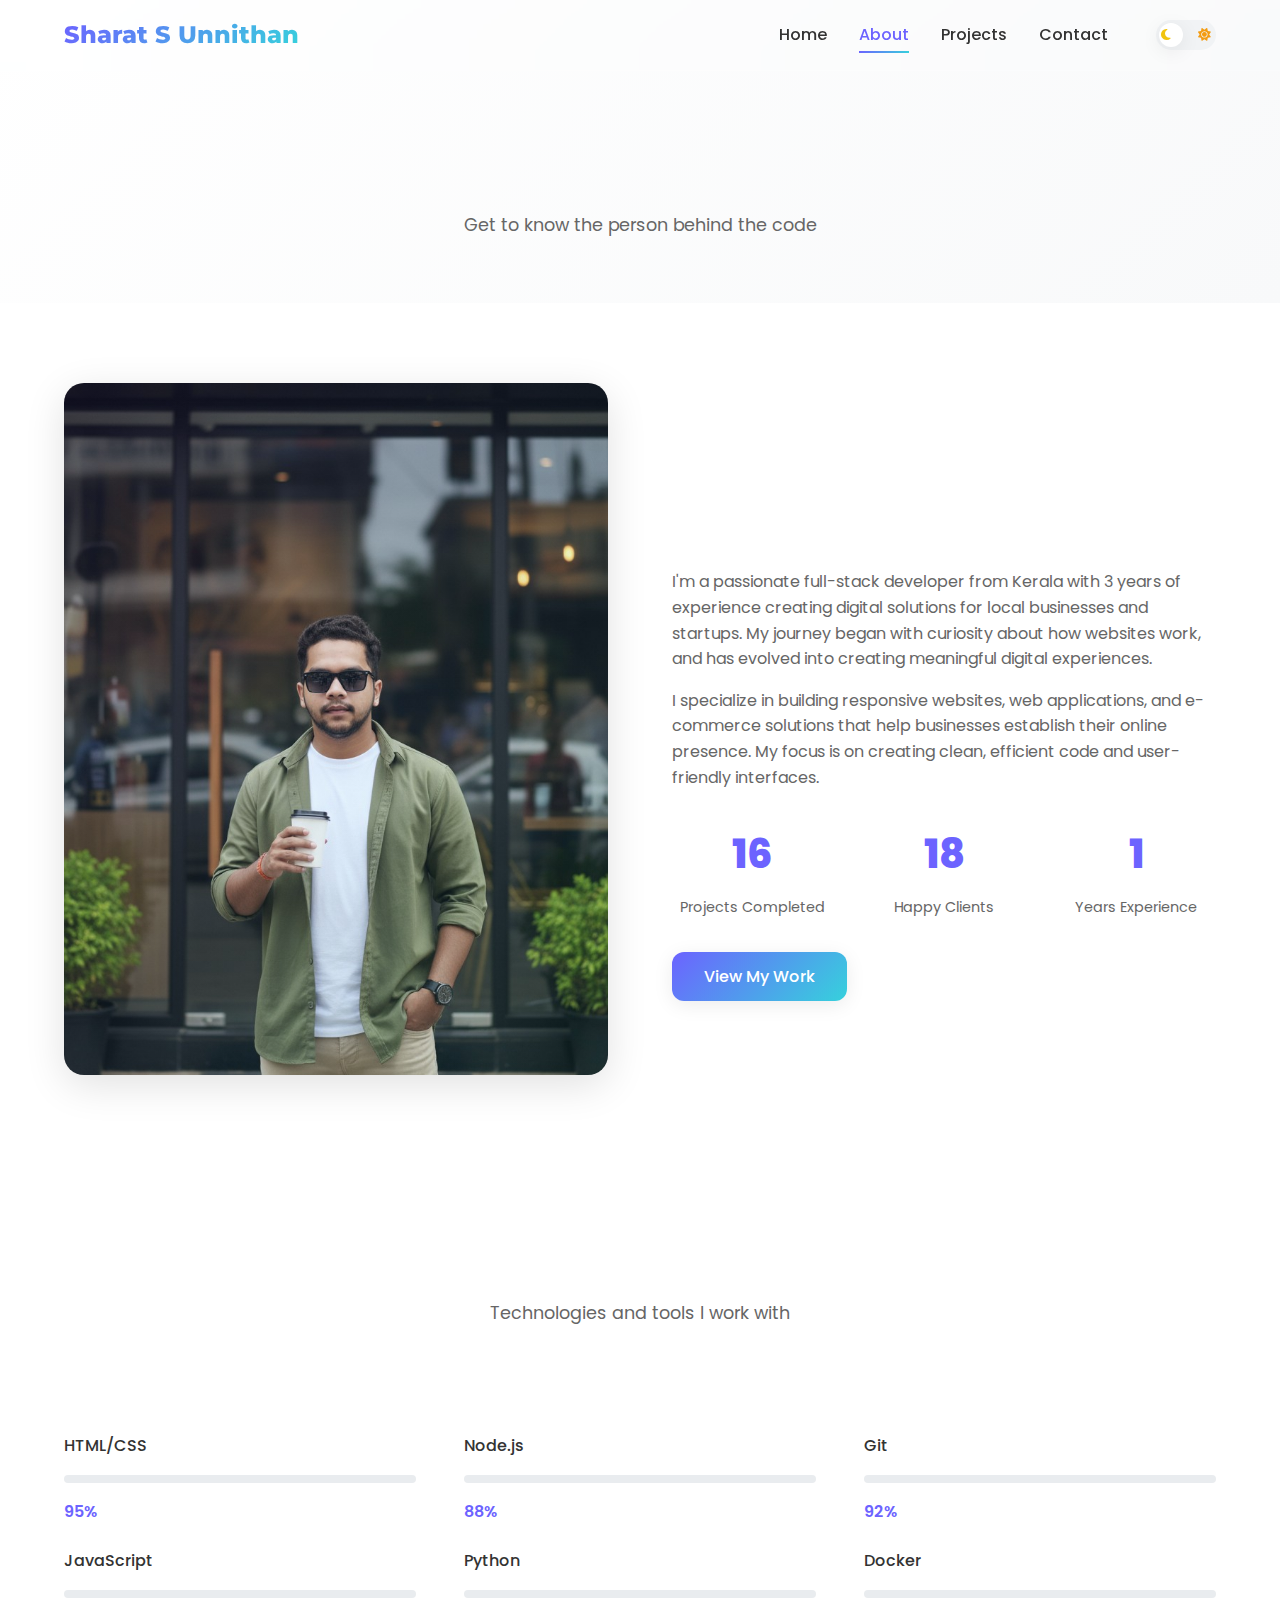
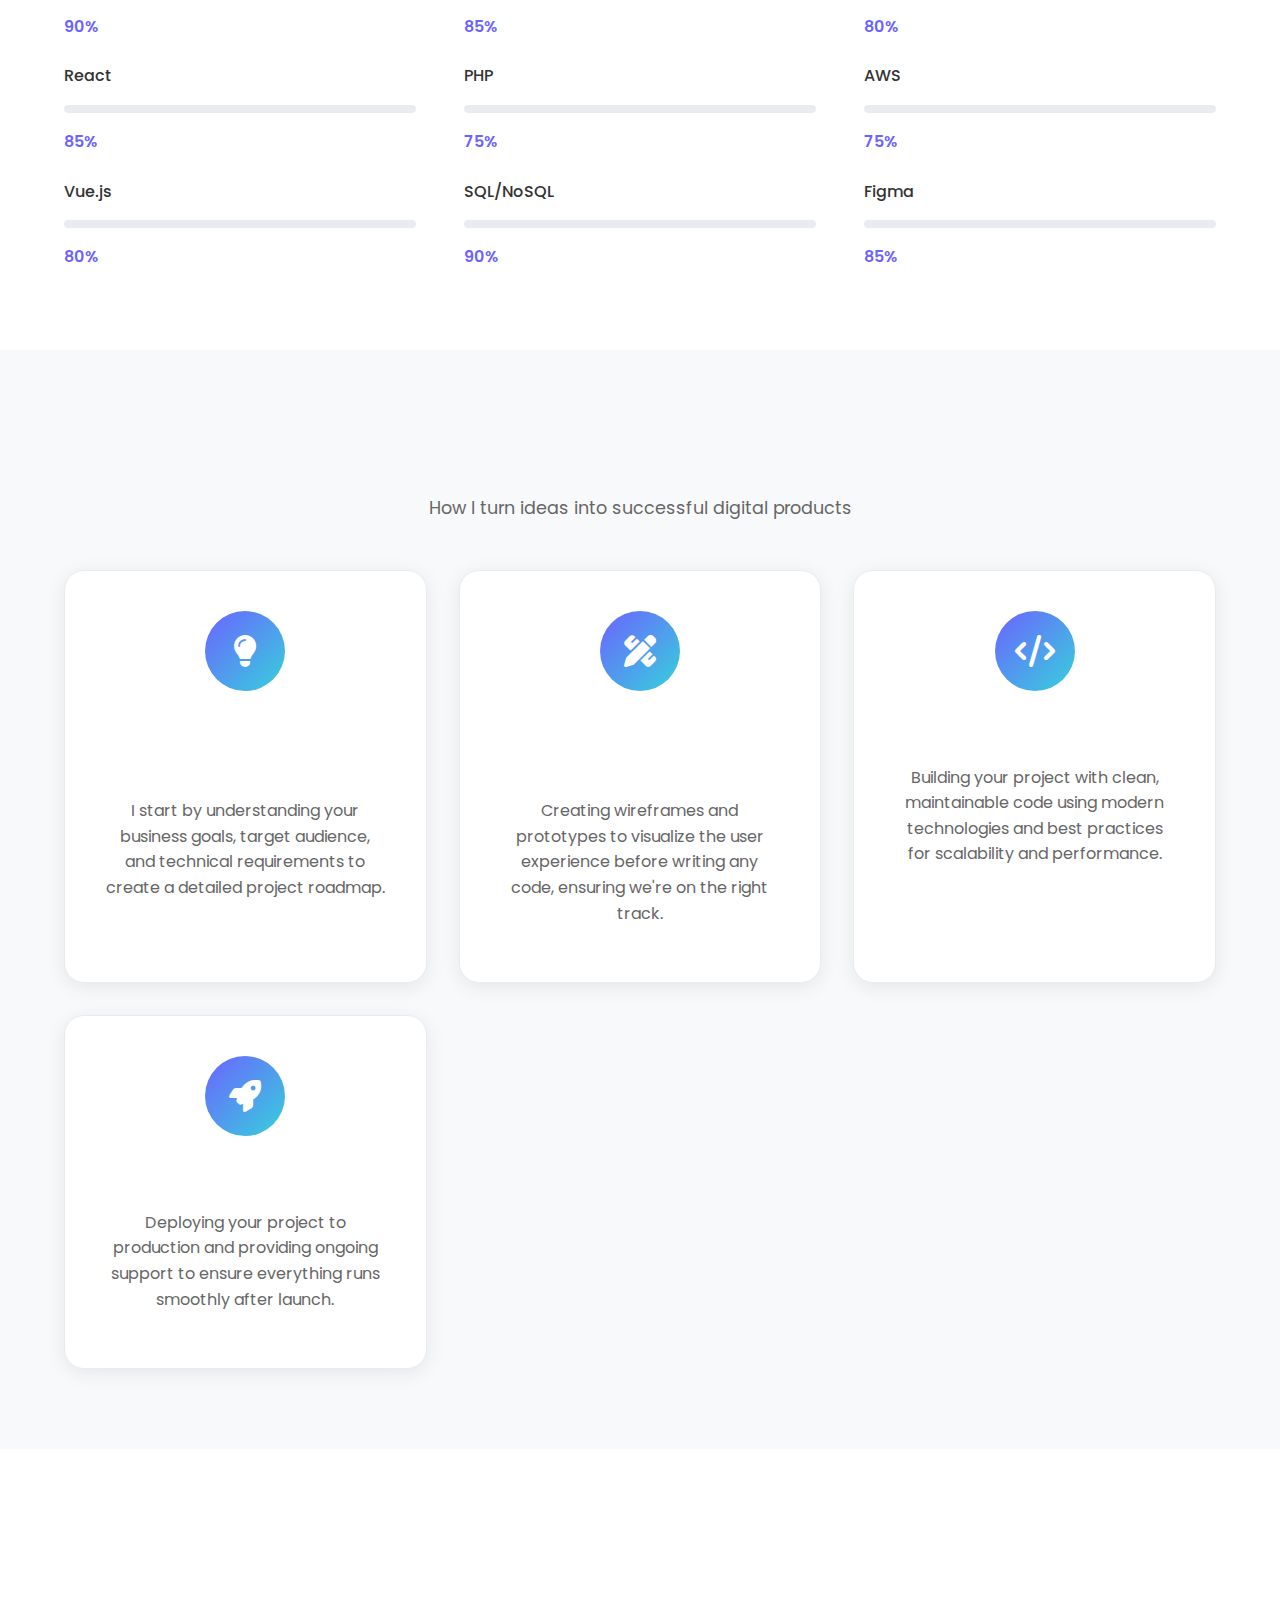
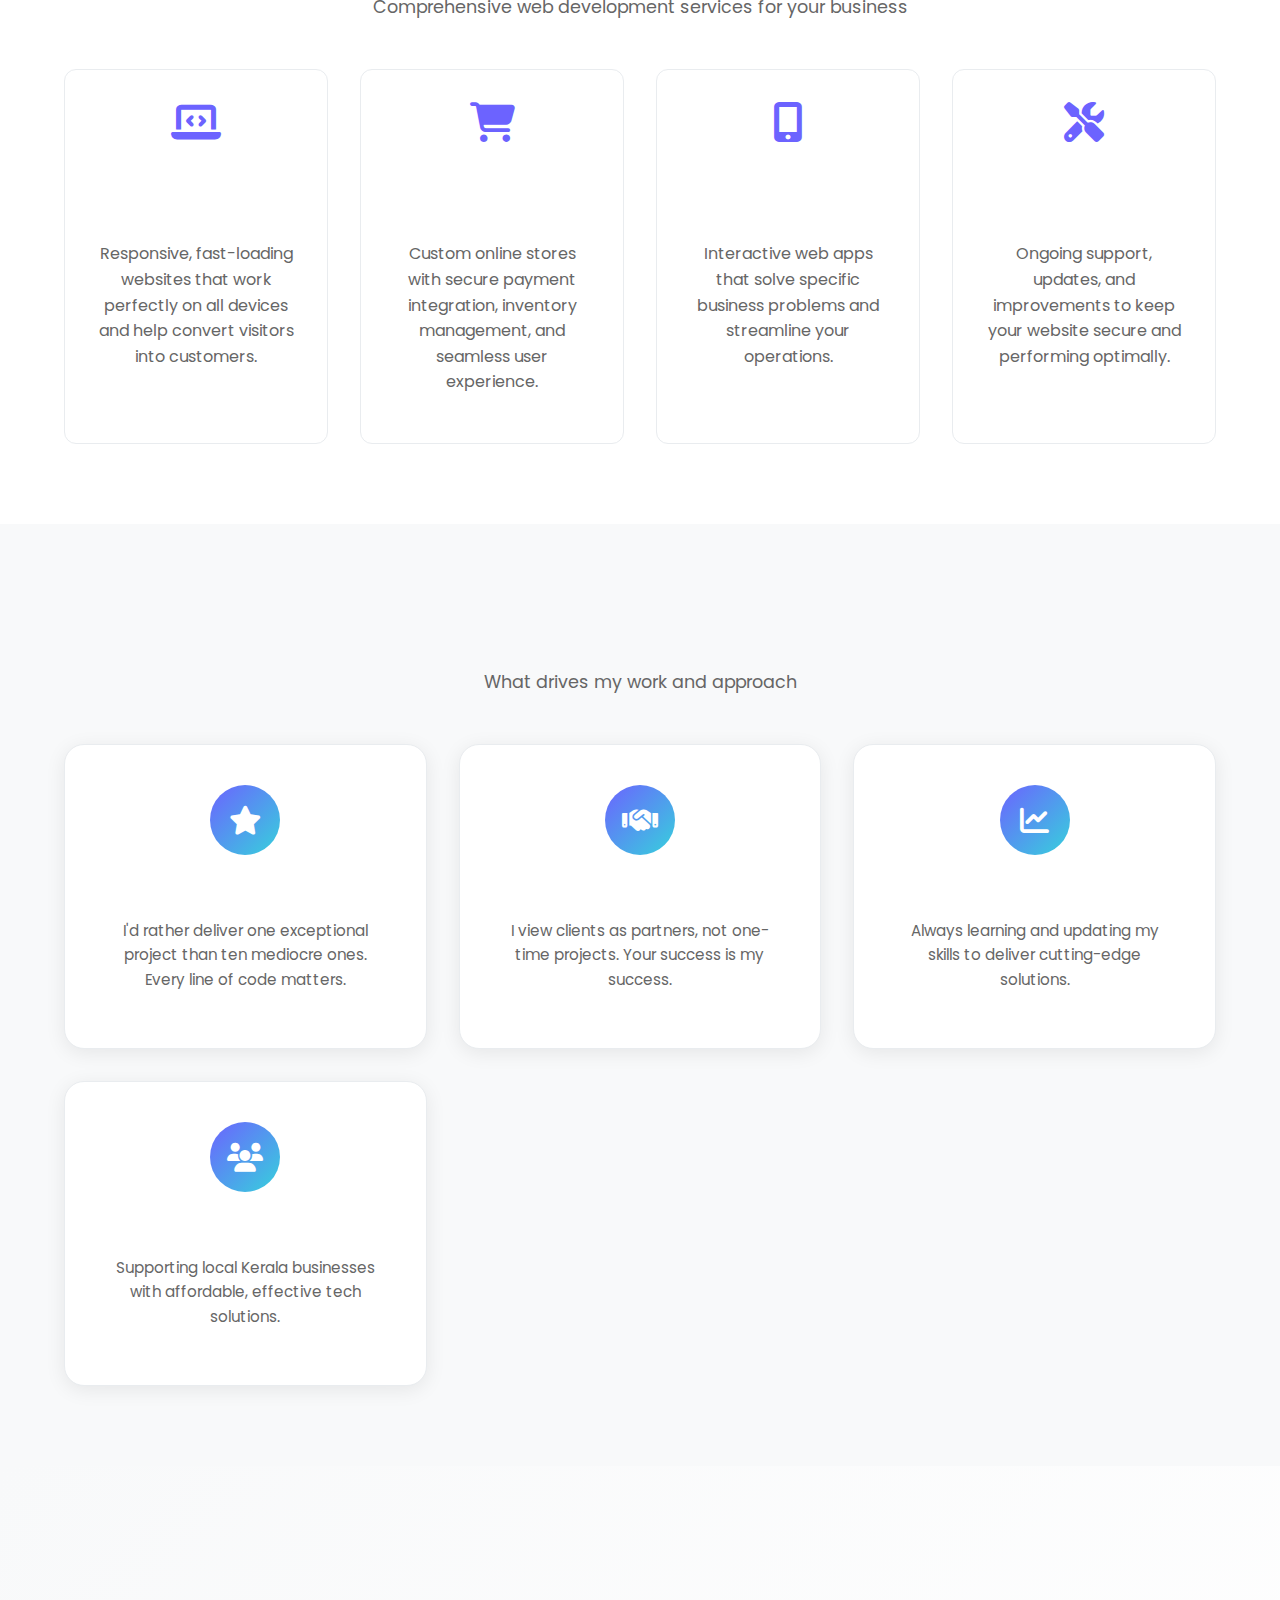
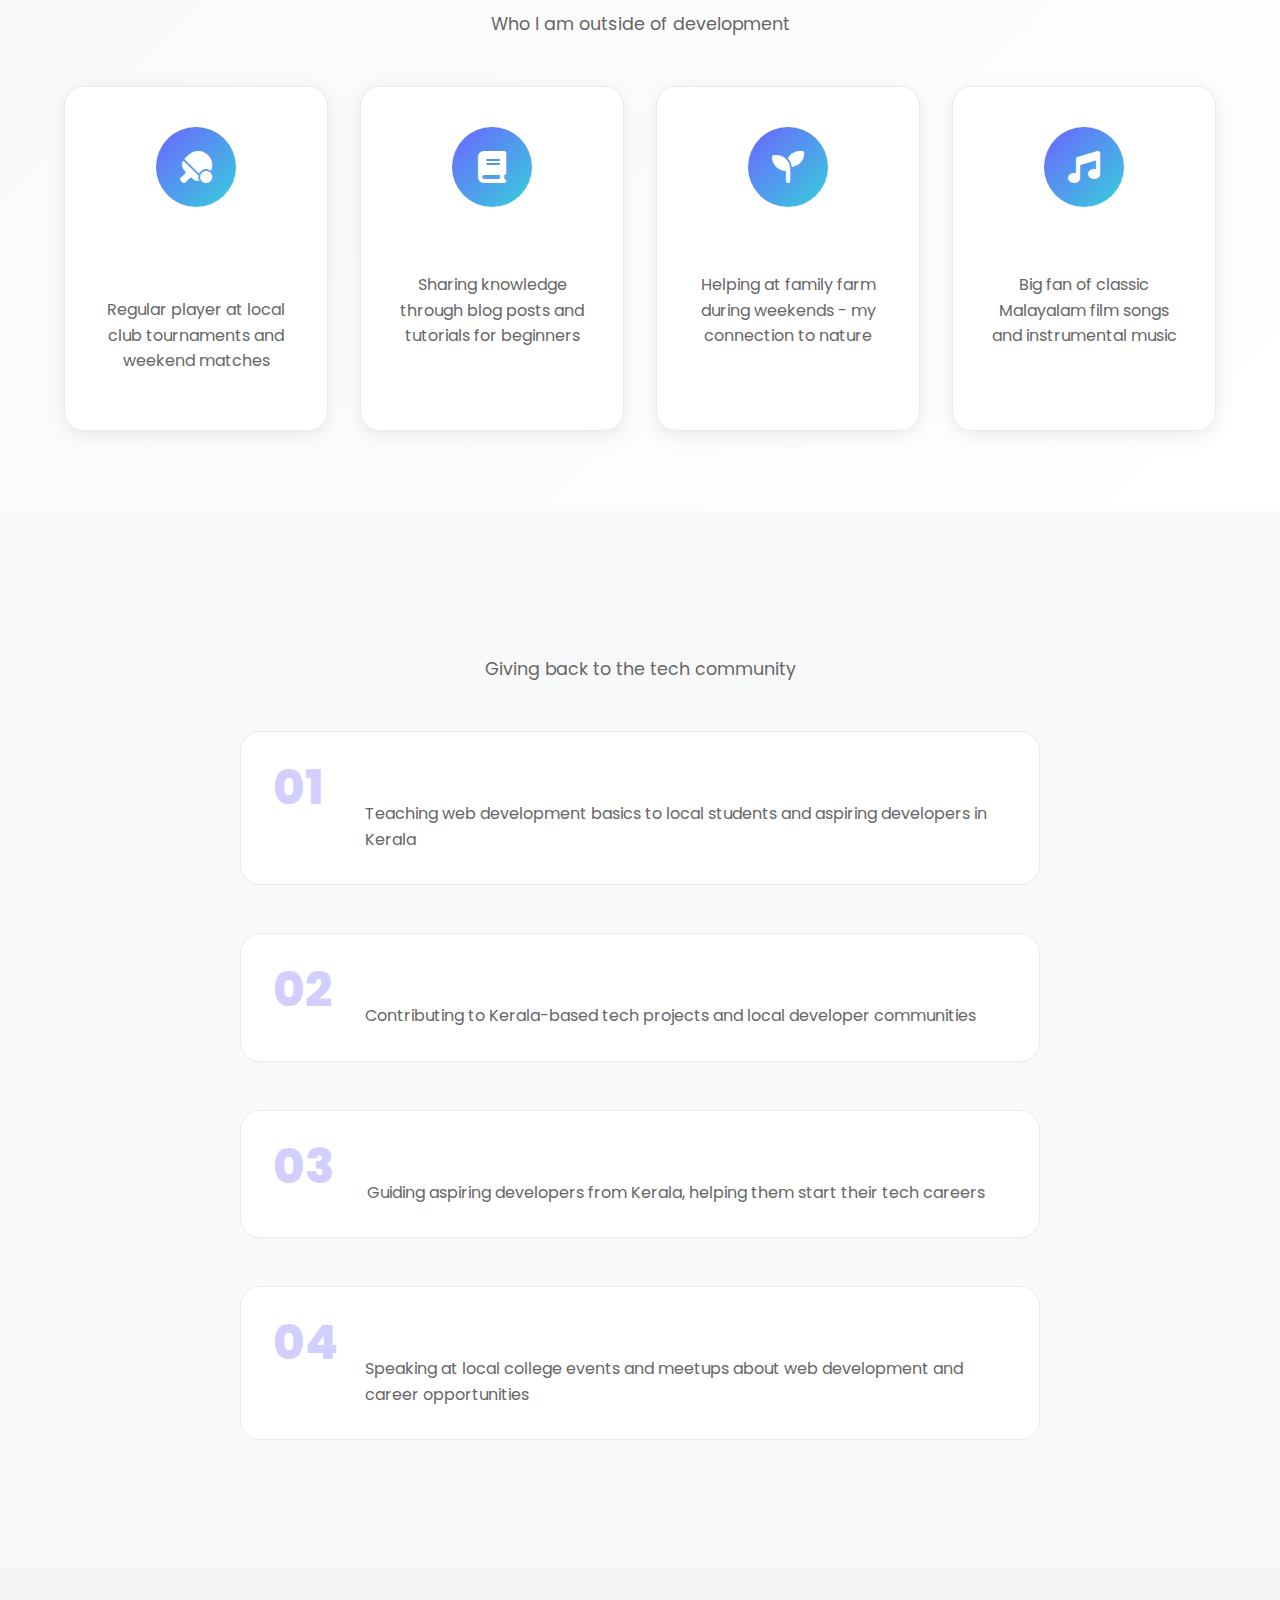
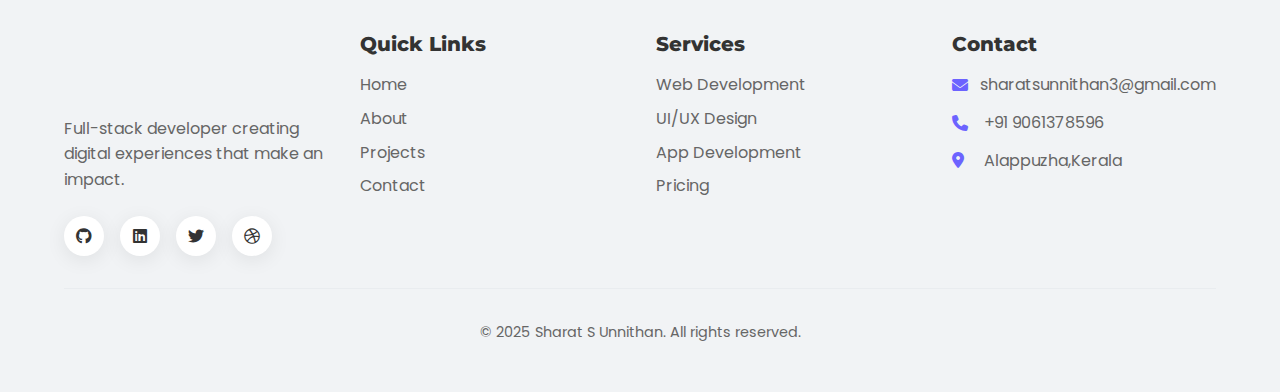
<file: sharat-portfolio/about.html>
<!DOCTYPE html>
<html lang="en">
<head>
    <meta charset="UTF-8">
    <meta name="viewport" content="width=device-width, initial-scale=1.0">
    <title>About | Sharat S Unnithan</title>
    <link rel="stylesheet" href="css/style.css">
    <link rel="stylesheet" href="css/animations.css">
    <link href="https://fonts.googleapis.com/css2?family=Poppins:wght@300;400;500;600;700&family=Montserrat:wght@800&display=swap" rel="stylesheet">
    <link rel="stylesheet" href="https://cdnjs.cloudflare.com/ajax/libs/font-awesome/6.4.0/css/all.min.css">
</head>
<body>
    <!-- Navigation -->
    <nav class="navbar">
        <div class="nav-container">
            <div class="nav-logo">
                <a href="index.html">Sharat S Unnithan</a>
            </div>
            <div class="nav-menu" id="nav-menu">
                <a href="index.html" class="nav-link">Home</a>
                <a href="about.html" class="nav-link active">About</a>
                <a href="projects.html" class="nav-link">Projects</a>
                <a href="contact.html" class="nav-link">Contact</a>
                <div class="theme-toggle">
                    <input type="checkbox" id="dark-mode-toggle" class="toggle-checkbox">
                    <label for="dark-mode-toggle" class="toggle-label">
                        <i class="fas fa-moon"></i>
                        <i class="fas fa-sun"></i>
                        <div class="toggle-ball"></div>
                    </label>
                </div>
            </div>
            <div class="hamburger" id="hamburger">
                <span class="bar"></span>
                <span class="bar"></span>
                <span class="bar"></span>
            </div>
        </div>
    </nav>

    <!-- About Hero -->
    <section class="page-hero">
        <div class="container">
            <h1 class="page-title">About Me</h1>
            <p class="page-subtitle">Get to know the person behind the code</p>
        </div>
    </section>

    <!-- About Content -->
    <section class="about-content section-padding">
        <div class="container">
            <div class="about-grid">
                <div class="about-image">
                    <div class="image-wrapper">
                        <img src="assets/images/about-placeholder.jpg" alt="Sharat S Unnithan">
                        <div class="image-overlay"></div>
                    </div>
                </div>
                <div class="about-text">
                    <h2 class="section-title">Hello, I'm Sharat S Unnithan</h2>
                    <p class="about-description">
                        I'm a passionate full-stack developer from Kerala with 3 years of experience 
                        creating digital solutions for local businesses and startups. My journey began 
                        with curiosity about how websites work, and has evolved into creating meaningful 
                        digital experiences.
                    </p>
                    <p class="about-description">
                        I specialize in building responsive websites, web applications, and e-commerce 
                        solutions that help businesses establish their online presence. My focus is on 
                        creating clean, efficient code and user-friendly interfaces.
                    </p>
                    <div class="about-stats">
                        <div class="stat">
                            <span class="stat-number" data-count="45">0</span>
                            <span class="stat-label">Projects Completed</span>
                        </div>
                        <div class="stat">
                            <span class="stat-number" data-count="50">0</span>
                            <span class="stat-label">Happy Clients</span>
                        </div>
                        <div class="stat">
                            <span class="stat-number" data-count="3">0</span>
                            <span class="stat-label">Years Experience</span>
                        </div>
                    </div>
                    <a href="projects.html" class="btn btn-primary">View My Work</a>
                </div>
            </div>
        </div>
    </section>

    <!-- Skills Section -->
    <section class="skills section-padding">
        <div class="container">
            <div class="section-header">
                <h2 class="section-title">My Skills</h2>
                <p class="section-subtitle">Technologies and tools I work with</p>
            </div>
            <div class="skills-grid">
                <div class="skill-category">
                    <h3 class="skill-category-title">Frontend</h3>
                    <div class="skill-list">
                        <div class="skill-item">
                            <span class="skill-name">HTML/CSS</span>
                            <div class="skill-bar">
                                <div class="skill-progress" data-width="95"></div>
                            </div>
                            <span class="skill-percentage">95%</span>
                        </div>
                        <div class="skill-item">
                            <span class="skill-name">JavaScript</span>
                            <div class="skill-bar">
                                <div class="skill-progress" data-width="90"></div>
                            </div>
                            <span class="skill-percentage">90%</span>
                        </div>
                        <div class="skill-item">
                            <span class="skill-name">React</span>
                            <div class="skill-bar">
                                <div class="skill-progress" data-width="85"></div>
                            </div>
                            <span class="skill-percentage">85%</span>
                        </div>
                        <div class="skill-item">
                            <span class="skill-name">Vue.js</span>
                            <div class="skill-bar">
                                <div class="skill-progress" data-width="80"></div>
                            </div>
                            <span class="skill-percentage">80%</span>
                        </div>
                    </div>
                </div>
                <div class="skill-category">
                    <h3 class="skill-category-title">Backend</h3>
                    <div class="skill-list">
                        <div class="skill-item">
                            <span class="skill-name">Node.js</span>
                            <div class="skill-bar">
                                <div class="skill-progress" data-width="88"></div>
                            </div>
                            <span class="skill-percentage">88%</span>
                        </div>
                        <div class="skill-item">
                            <span class="skill-name">Python</span>
                            <div class="skill-bar">
                                <div class="skill-progress" data-width="85"></div>
                            </div>
                            <span class="skill-percentage">85%</span>
                        </div>
                        <div class="skill-item">
                            <span class="skill-name">PHP</span>
                            <div class="skill-bar">
                                <div class="skill-progress" data-width="75"></div>
                            </div>
                            <span class="skill-percentage">75%</span>
                        </div>
                        <div class="skill-item">
                            <span class="skill-name">SQL/NoSQL</span>
                            <div class="skill-bar">
                                <div class="skill-progress" data-width="90"></div>
                            </div>
                            <span class="skill-percentage">90%</span>
                        </div>
                    </div>
                </div>
                <div class="skill-category">
                    <h3 class="skill-category-title">Tools & Others</h3>
                    <div class="skill-list">
                        <div class="skill-item">
                            <span class="skill-name">Git</span>
                            <div class="skill-bar">
                                <div class="skill-progress" data-width="92"></div>
                            </div>
                            <span class="skill-percentage">92%</span>
                        </div>
                        <div class="skill-item">
                            <span class="skill-name">Docker</span>
                            <div class="skill-bar">
                                <div class="skill-progress" data-width="80"></div>
                            </div>
                            <span class="skill-percentage">80%</span>
                        </div>
                        <div class="skill-item">
                            <span class="skill-name">AWS</span>
                            <div class="skill-bar">
                                <div class="skill-progress" data-width="75"></div>
                            </div>
                            <span class="skill-percentage">75%</span>
                        </div>
                        <div class="skill-item">
                            <span class="skill-name">Figma</span>
                            <div class="skill-bar">
                                <div class="skill-progress" data-width="85"></div>
                            </div>
                            <span class="skill-percentage">85%</span>
                        </div>
                    </div>
                </div>
            </div>
        </div>
    </section>

    <!-- Development Approach Section -->
    <section class="approach section-padding">
        <div class="container">
            <div class="section-header">
                <h2 class="section-title">My Development Approach</h2>
                <p class="section-subtitle">How I turn ideas into successful digital products</p>
            </div>
            <div class="approach-grid">
                <div class="approach-card">
                    <div class="approach-icon">
                        <i class="fas fa-lightbulb"></i>
                    </div>
                    <h3>Discovery & Planning</h3>
                    <p>I start by understanding your business goals, target audience, and technical requirements to create a detailed project roadmap.</p>
                </div>
                <div class="approach-card">
                    <div class="approach-icon">
                        <i class="fas fa-pencil-ruler"></i>
                    </div>
                    <h3>Design & Prototyping</h3>
                    <p>Creating wireframes and prototypes to visualize the user experience before writing any code, ensuring we're on the right track.</p>
                </div>
                <div class="approach-card">
                    <div class="approach-icon">
                        <i class="fas fa-code"></i>
                    </div>
                    <h3>Development</h3>
                    <p>Building your project with clean, maintainable code using modern technologies and best practices for scalability and performance.</p>
                </div>
                <div class="approach-card">
                    <div class="approach-icon">
                        <i class="fas fa-rocket"></i>
                    </div>
                    <h3>Launch & Support</h3>
                    <p>Deploying your project to production and providing ongoing support to ensure everything runs smoothly after launch.</p>
                </div>
            </div>
        </div>
    </section>

    <!-- Services Overview Section -->
    <section class="services-overview section-padding">
        <div class="container">
            <div class="section-header">
                <h2 class="section-title">What I Can Help You With</h2>
                <p class="section-subtitle">Comprehensive web development services for your business</p>
            </div>
            <div class="services-grid">
                <div class="service-item">
                    <i class="fas fa-laptop-code"></i>
                    <h3>Website Development</h3>
                    <p>Responsive, fast-loading websites that work perfectly on all devices and help convert visitors into customers.</p>
                </div>
                <div class="service-item">
                    <i class="fas fa-shopping-cart"></i>
                    <h3>E-commerce Solutions</h3>
                    <p>Custom online stores with secure payment integration, inventory management, and seamless user experience.</p>
                </div>
                <div class="service-item">
                    <i class="fas fa-mobile-alt"></i>
                    <h3>Web Applications</h3>
                    <p>Interactive web apps that solve specific business problems and streamline your operations.</p>
                </div>
                <div class="service-item">
                    <i class="fas fa-tools"></i>
                    <h3>Website Maintenance</h3>
                    <p>Ongoing support, updates, and improvements to keep your website secure and performing optimally.</p>
                </div>
            </div>
        </div>
    </section>

   
    <!-- My Values Section -->
<section class="values section-padding">
    <div class="container">
        <div class="section-header">
            <h2 class="section-title">My Values</h2>
            <p class="section-subtitle">What drives my work and approach</p>
        </div>
        <div class="values-grid">
            <div class="value-card">
                <div class="value-icon">
                    <i class="fas fa-star"></i>
                </div>
                <h3>Quality Over Quantity</h3>
                <p>I'd rather deliver one exceptional project than ten mediocre ones. Every line of code matters.</p>
            </div>
            <div class="value-card">
                <div class="value-icon">
                    <i class="fas fa-handshake"></i>
                </div>
                <h3>Long-Term Relationships</h3>
                <p>I view clients as partners, not one-time projects. Your success is my success.</p>
            </div>
            <div class="value-card">
                <div class="value-icon">
                    <i class="fas fa-chart-line"></i>
                </div>
                <h3>Continuous Improvement</h3>
                <p>Always learning and updating my skills to deliver cutting-edge solutions.</p>
            </div>
            <div class="value-card">
                <div class="value-icon">
                    <i class="fas fa-users"></i>
                </div>
                <h3>Community Focus</h3>
                <p>Supporting local Kerala businesses with affordable, effective tech solutions.</p>
            </div>
        </div>
    </div>
</section>

<style>
    .values {
        background: var(--bg-light);
    }
    
    .values-grid {
        display: grid;
        grid-template-columns: repeat(auto-fit, minmax(280px, 1fr));
        gap: 2rem;
    }
    
    .value-card {
        background: var(--bg-color);
        padding: 2.5rem;
        border-radius: var(--border-radius-lg);
        text-align: center;
        transition: var(--transition);
        border: 1px solid var(--border-color);
        box-shadow: var(--shadow);
    }
    
    .value-card:hover {
        transform: translateY(-5px);
        box-shadow: var(--shadow-lg);
    }
    
    .value-icon {
        width: 70px;
        height: 70px;
        background: var(--gradient);
        border-radius: 50%;
        display: flex;
        align-items: center;
        justify-content: center;
        margin: 0 auto 1.5rem;
        font-size: 1.8rem;
        color: white;
    }
    
    .value-card h3 {
        margin-bottom: 1rem;
        color: var(--text-color);
        font-size: 1.25rem;
    }
    
    .value-card p {
        color: var(--text-light);
        line-height: 1.6;
        font-size: 0.95rem;
    }
</style>

<!-- Beyond Coding Section -->
<section class="personal section-padding">
    <div class="container">
        <div class="section-header">
            <h2 class="section-title">Beyond Coding</h2>
            <p class="section-subtitle">Who I am outside of development</p>
        </div>
        <div class="personal-grid">
            <div class="personal-card">
                <div class="personal-icon">
                    <i class="fas fa-table-tennis"></i>
                </div>
                <h3>Badminton Player</h3>
                <p>Regular player at local club tournaments and weekend matches</p>
            </div>
            <div class="personal-card">
                <div class="personal-icon">
                    <i class="fas fa-book"></i>
                </div>
                <h3>Tech Blogger</h3>
                <p>Sharing knowledge through blog posts and tutorials for beginners</p>
            </div>
            <div class="personal-card">
                <div class="personal-icon">
                    <i class="fas fa-seedling"></i>
                </div>
                <h3>Organic Farming</h3>
                <p>Helping at family farm during weekends - my connection to nature</p>
            </div>
            <div class="personal-card">
                <div class="personal-icon">
                    <i class="fas fa-music"></i>
                </div>
                <h3>Music Lover</h3>
                <p>Big fan of classic Malayalam film songs and instrumental music</p>
            </div>
        </div>
    </div>
</section>

<style>
    .personal {
        background: linear-gradient(135deg, var(--bg-light) 0%, var(--bg-color) 100%);
    }
    
    .personal-grid {
        display: grid;
        grid-template-columns: repeat(auto-fit, minmax(250px, 1fr));
        gap: 2rem;
    }
    
    .personal-card {
        background: var(--bg-color);
        padding: 2.5rem 2rem;
        border-radius: var(--border-radius-lg);
        text-align: center;
        transition: var(--transition);
        border: 1px solid var(--border-color);
        box-shadow: var(--shadow);
    }
    
    .personal-card:hover {
        transform: translateY(-8px);
        box-shadow: var(--shadow-lg);
    }
    
    .personal-icon {
        width: 80px;
        height: 80px;
        background: var(--gradient);
        border-radius: 50%;
        display: flex;
        align-items: center;
        justify-content: center;
        margin: 0 auto 1.5rem;
        font-size: 2rem;
        color: white;
    }
    
    .personal-card h3 {
        margin-bottom: 1rem;
        color: var(--text-color);
        font-size: 1.3rem;
    }
    
    .personal-card p {
        color: var(--text-light);
        line-height: 1.6;
    }
</style>

<!-- Community Involvement Section -->
<section class="community section-padding">
    <div class="container">
        <div class="section-header">
            <h2 class="section-title">Community Involvement</h2>
            <p class="section-subtitle">Giving back to the tech community</p>
        </div>
        <div class="community-content">
            <div class="community-item">
                <div class="community-number">01</div>
                <div class="community-text">
                    <h3>Free Workshops</h3>
                    <p>Teaching web development basics to local students and aspiring developers in Kerala</p>
                </div>
            </div>
            <div class="community-item">
                <div class="community-number">02</div>
                <div class="community-text">
                    <h3>Open Source Contributions</h3>
                    <p>Contributing to Kerala-based tech projects and local developer communities</p>
                </div>
            </div>
            <div class="community-item">
                <div class="community-number">03</div>
                <div class="community-text">
                    <h3>Mentorship</h3>
                    <p>Guiding aspiring developers from Kerala, helping them start their tech careers</p>
                </div>
            </div>
            <div class="community-item">
                <div class="community-number">04</div>
                <div class="community-text">
                    <h3>Tech Talks</h3>
                    <p>Speaking at local college events and meetups about web development and career opportunities</p>
                </div>
            </div>
        </div>
    </div>
</section>

<style>
    .community {
        background: var(--bg-light);
    }
    
    .community-content {
        max-width: 800px;
        margin: 0 auto;
    }
    
    .community-item {
        display: flex;
        align-items: flex-start;
        gap: 2rem;
        margin-bottom: 3rem;
        padding: 2rem;
        background: var(--bg-color);
        border-radius: var(--border-radius-lg);
        border: 1px solid var(--border-color);
        transition: var(--transition);
    }
    
    .community-item:hover {
        transform: translateX(10px);
        box-shadow: var(--shadow);
    }
    
    .community-number {
        font-size: 3rem;
        font-weight: 800;
        color: var(--primary-color);
        opacity: 0.3;
        line-height: 1;
        min-width: 60px;
    }
    
    .community-text h3 {
        margin-bottom: 0.75rem;
        color: var(--text-color);
        font-size: 1.3rem;
    }
    
    .community-text p {
        color: var(--text-light);
        line-height: 1.6;
        margin: 0;
    }
    
    @media (max-width: 768px) {
        .community-item {
            flex-direction: column;
            text-align: center;
            gap: 1rem;
        }
        
        .community-number {
            min-width: auto;
        }
    }
</style>
 <!-- Footer -->
    <footer class="footer">
        <div class="container">
            <div class="footer-content">
                <div class="footer-section">
                    <h3 class="footer-title">Sharat S Unnithan</h3>
                    <p class="footer-description">
                        Full-stack developer creating digital experiences that make an impact.
                    </p>
                    <div class="social-links">
                        <a href="https://github.com/SHARAT-S-UNNITHAN" class="social-link"><i class="fab fa-github"></i></a>
                        <a href="#" class="social-link"><i class="fab fa-linkedin"></i></a>
                        <a href="#" class="social-link"><i class="fab fa-twitter"></i></a>
                        <a href="#" class="social-link"><i class="fab fa-dribbble"></i></a>
                    </div>
                </div>
                <div class="footer-section">
                    <h4 class="footer-heading">Quick Links</h4>
                    <ul class="footer-links">
                        <li><a href="index.html">Home</a></li>
                        <li><a href="about.html">About</a></li>
                        <li><a href="projects.html">Projects</a></li>
                        <li><a href="contact.html">Contact</a></li>
                    </ul>
                </div>
                <div class="footer-section">
                    <h4 class="footer-heading">Services</h4>
                    <ul class="footer-links">
                        <li><a href="#services">Web Development</a></li>
                        <li><a href="#services">UI/UX Design</a></li>
                        <li><a href="#services">App Development</a></li>
                        <li><a href="#pricing">Pricing</a></li>
                    </ul>
                </div>
                <div class="footer-section">
                    <h4 class="footer-heading">Contact</h4>
                    <ul class="footer-contact">
                        <li><i class="fas fa-envelope"></i> sharatsunnithan3@gmail.com</li>
                        <li><i class="fas fa-phone"></i> +91 9061378596</li>
                        <li><i class="fas fa-map-marker-alt"></i> Alappuzha,Kerala</li>
                    </ul>
                </div>
            </div>
            <div class="footer-bottom">
                <p>&copy; 2025 Sharat S Unnithan. All rights reserved.</p>
            </div>
        </div>
    </footer>

    <!-- Back to Top Button -->
    <button class="back-to-top" id="back-to-top">
        <i class="fas fa-chevron-up"></i>
    </button>

    <script src="js/main.js"></script>
    <script src="js/animations.js"></script>
    
    <style>
        /* Development Approach Styles */
        .approach {
            background: var(--bg-light);
        }
        
        .approach-grid {
            display: grid;
            grid-template-columns: repeat(auto-fit, minmax(280px, 1fr));
            gap: 2rem;
        }
        
        .approach-card {
            background: var(--bg-color);
            padding: 2.5rem;
            border-radius: var(--border-radius-lg);
            text-align: center;
            transition: var(--transition);
            border: 1px solid var(--border-color);
            box-shadow: var(--shadow);
        }
        
        .approach-card:hover {
            transform: translateY(-10px);
            box-shadow: var(--shadow-lg);
        }
        
        .approach-icon {
            width: 80px;
            height: 80px;
            background: var(--gradient);
            border-radius: 50%;
            display: flex;
            align-items: center;
            justify-content: center;
            margin: 0 auto 1.5rem;
            font-size: 2rem;
            color: white;
        }
        
        .approach-card h3 {
            margin-bottom: 1rem;
            color: var(--text-color);
        }
        
        .approach-card p {
            color: var(--text-light);
            line-height: 1.6;
        }
        
        /* Services Overview Styles */
        .services-grid {
            display: grid;
            grid-template-columns: repeat(auto-fit, minmax(250px, 1fr));
            gap: 2rem;
        }
        
        .service-item {
            text-align: center;
            padding: 2rem;
            background: var(--bg-color);
            border-radius: var(--border-radius);
            border: 1px solid var(--border-color);
            transition: var(--transition);
        }
        
        .service-item:hover {
            transform: translateY(-5px);
            box-shadow: var(--shadow);
        }
        
        .service-item i {
            font-size: 2.5rem;
            color: var(--primary-color);
            margin-bottom: 1rem;
        }
        
        .service-item h3 {
            margin-bottom: 1rem;
            color: var(--text-color);
        }
        
        .service-item p {
            color: var(--text-light);
            line-height: 1.6;
        }
        
        /* Responsive Design */
        @media (max-width: 768px) {
            .approach-grid,
            .services-grid {
                grid-template-columns: 1fr;
            }
            
            .approach-card,
            .service-item {
                padding: 1.5rem;
            }
        }
    </style>


</body>
</html>
</file>
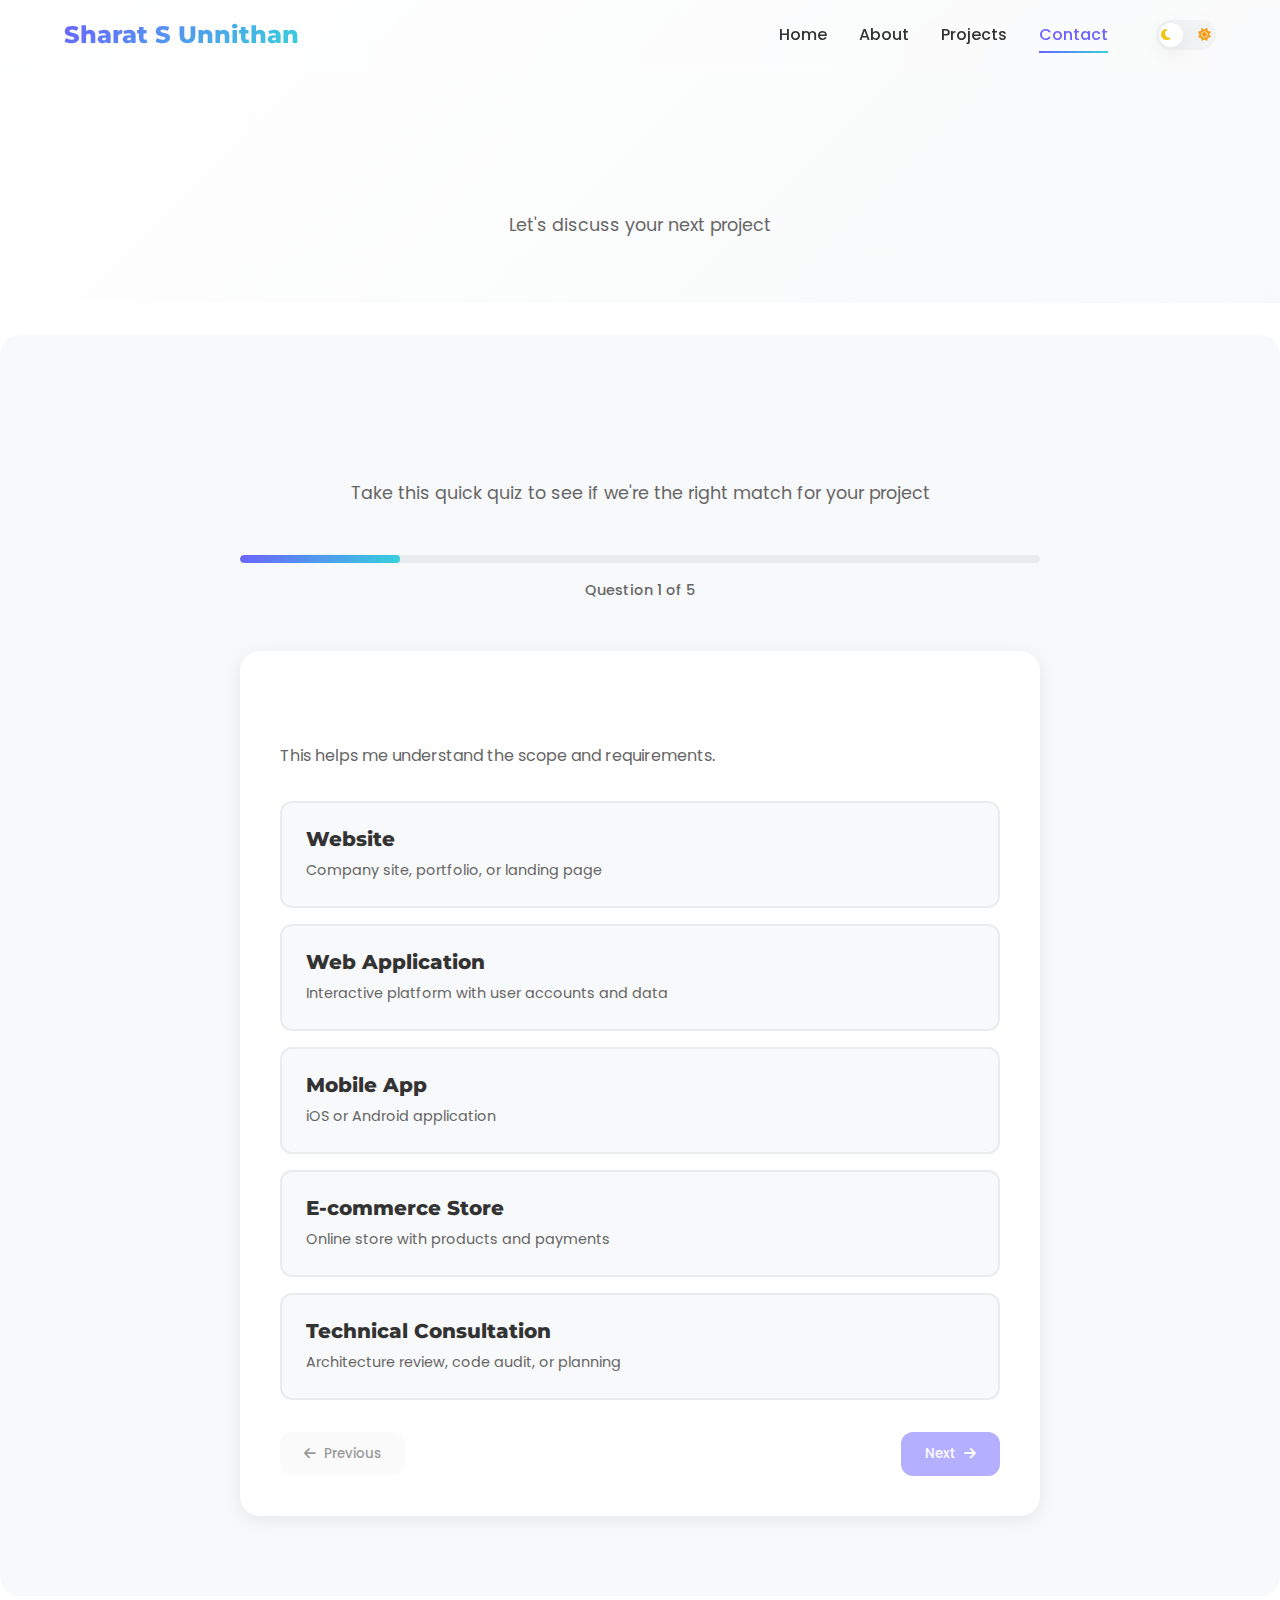
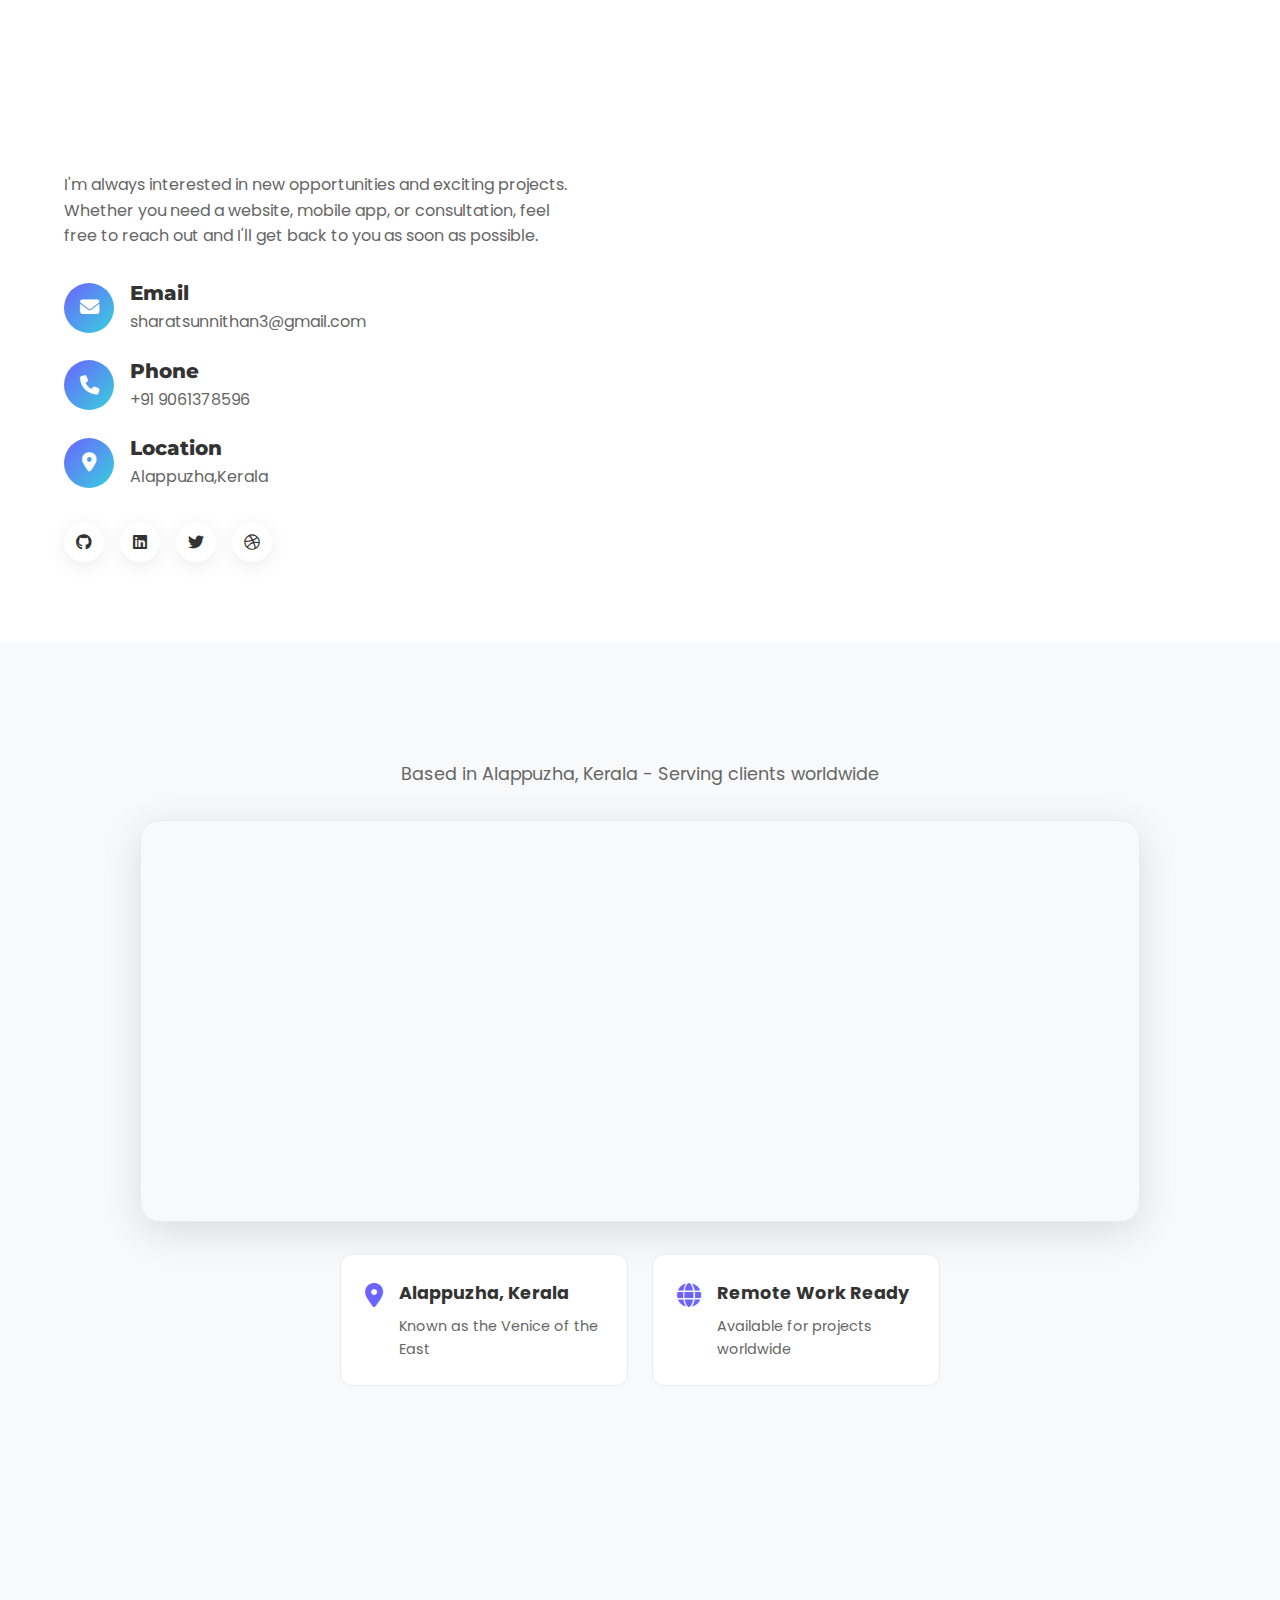
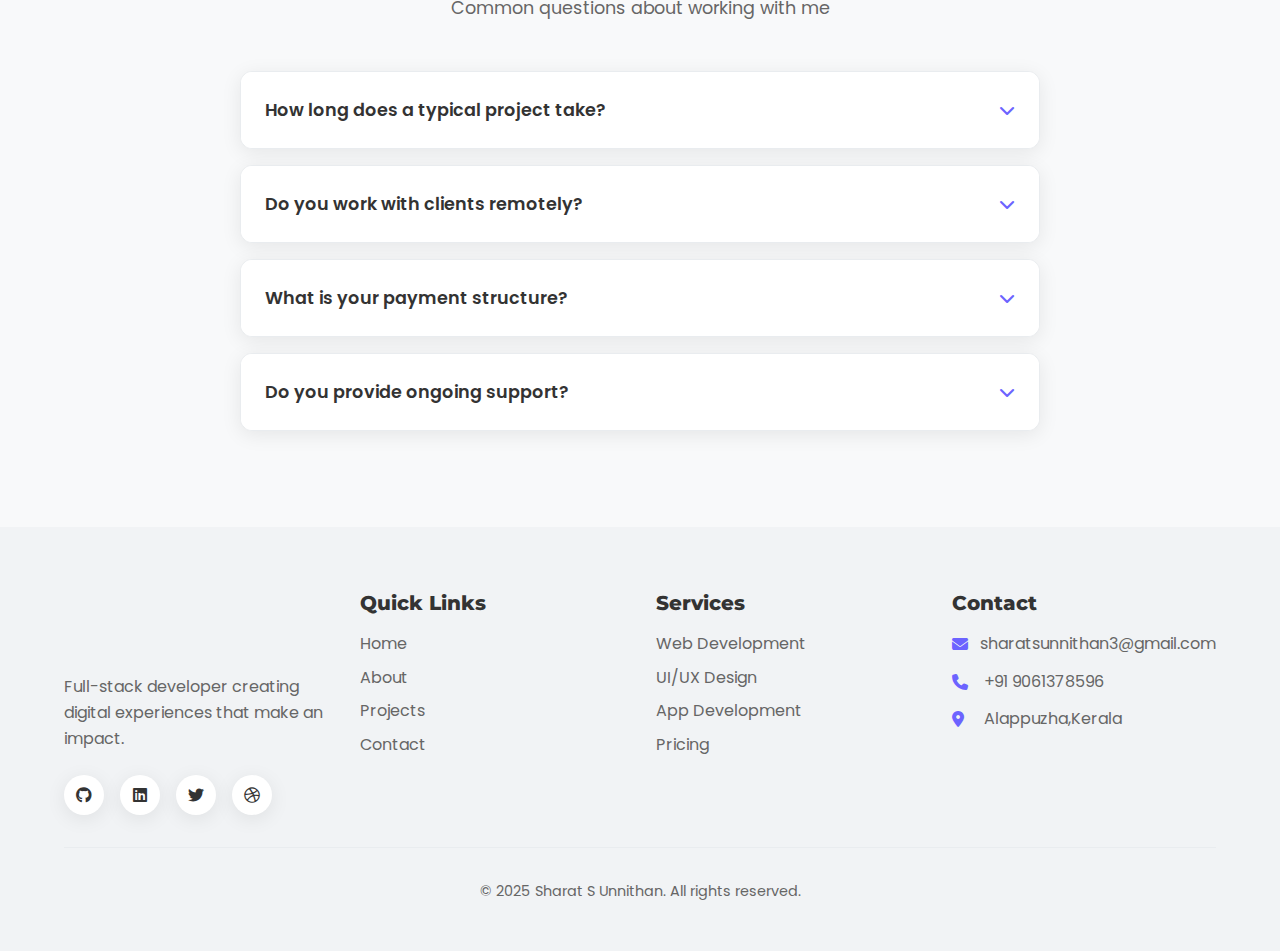
<file: sharat-portfolio/contact.html>
<!DOCTYPE html>
<html lang="en">
<head>
    <meta charset="UTF-8">
    <meta name="viewport" content="width=device-width, initial-scale=1.0">
    <title>Contact | Sharat S Unnithan</title>
    <link rel="stylesheet" href="css/style.css">
    <link rel="stylesheet" href="css/animations.css">
    <link href="https://fonts.googleapis.com/css2?family=Poppins:wght@300;400;500;600;700&family=Montserrat:wght@800&display=swap" rel="stylesheet">
    <link rel="stylesheet" href="https://cdnjs.cloudflare.com/ajax/libs/font-awesome/6.4.0/css/all.min.css">
</head>
<body>
    <!-- Navigation -->
    <nav class="navbar">
        <div class="nav-container">
            <div class="nav-logo">
                <a href="index.html">Sharat S Unnithan</a>
            </div>
            <div class="nav-menu" id="nav-menu">
                <a href="index.html" class="nav-link">Home</a>
                <a href="about.html" class="nav-link">About</a>
                <a href="projects.html" class="nav-link">Projects</a>
                <a href="contact.html" class="nav-link active">Contact</a>
                <div class="theme-toggle">
                    <input type="checkbox" id="dark-mode-toggle" class="toggle-checkbox">
                    <label for="dark-mode-toggle" class="toggle-label">
                        <i class="fas fa-moon"></i>
                        <i class="fas fa-sun"></i>
                        <div class="toggle-ball"></div>
                    </label>
                </div>
            </div>
            <div class="hamburger" id="hamburger">
                <span class="bar"></span>
                <span class="bar"></span>
                <span class="bar"></span>
            </div>
        </div>
    </nav>

    <!-- Contact Hero -->
    <section class="page-hero">
        <div class="container">
            <h1 class="page-title">Get In Touch</h1>
            <p class="page-subtitle">Let's discuss your next project</p>
        </div>
    </section>

    <!-- Interactive Skill Matcher -->
<section class="skill-matcher section-padding">
    <div class="container">
        <div class="section-header">
            <h2 class="section-title">Do We Fit?</h2>
            <p class="section-subtitle">Take this quick quiz to see if we're the right match for your project</p>
        </div>

        <div class="matcher-container">
            <!-- Progress Bar -->
            <div class="matcher-progress">
                <div class="progress-bar">
                    <div class="progress-fill" id="progress-fill"></div>
                </div>
                <div class="progress-text">Question <span id="current-question">1</span> of 5</div>
            </div>

            <!-- Quiz Container -->
            <div class="quiz-container" id="quiz-container">
                <!-- Questions will be injected here by JavaScript -->
            </div>

            <!-- Results Container (Hidden Initially) -->
            <div class="results-container" id="results-container" style="display: none;">
                <div class="results-header">
                    <h3>Your Project Match Results</h3>
                    <p>Based on your answers, here's how we can work together</p>
                </div>
                
                <div class="match-score" id="match-score">
                    <!-- Score will be injected here -->
                </div>

                <div class="recommendations" id="recommendations">
                    <!-- Recommendations will be injected here -->
                </div>

                <div class="next-steps" id="next-steps">
                    <!-- Next steps will be injected here -->
                </div>

                <div class="results-actions">
    <button class="btn btn-secondary" id="retake-quiz">
        <i class="fas fa-redo"></i> Retake Quiz
    </button>
    <button class="btn btn-primary" id="get-recommendation">
    <i class="fas fa-envelope"></i> Get Detailed Recommendations
</button>
</div>
            </div>
        </div>
    </div>
</section>  

    <!-- Contact Section -->
    <section class="contact section-padding">
        <div class="container">
            <div class="contact-grid">
                <div class="contact-info">
                    <h2 class="section-title">Let's Work Together</h2>
                    <p class="contact-description">
                        I'm always interested in new opportunities and exciting projects. 
                        Whether you need a website, mobile app, or consultation, feel free 
                        to reach out and I'll get back to you as soon as possible.
                    </p>
                    <div class="contact-details">
                        <div class="contact-item">
                            <div class="contact-icon">
                                <i class="fas fa-envelope"></i>
                            </div>
                            <div class="contact-text">
                                <h4>Email</h4>
                                <p>sharatsunnithan3@gmail.com</p>
                            </div>
                        </div>
                        <div class="contact-item">
                            <div class="contact-icon">
                                <i class="fas fa-phone"></i>
                            </div>
                            <div class="contact-text">
                                <h4>Phone</h4>
                                <p>+91 9061378596</p>
                            </div>
                        </div>
                        <div class="contact-item">
                            <div class="contact-icon">
                                <i class="fas fa-map-marker-alt"></i>
                            </div>
                            <div class="contact-text">
                                <h4>Location</h4>
                                <p>Alappuzha,Kerala</p>
                            </div>
                        </div>
                    </div>
                    <div class="social-links">
                        <a href="#" class="social-link"><i class="fab fa-github"></i></a>
                        <a href="#" class="social-link"><i class="fab fa-linkedin"></i></a>
                        <a href="#" class="social-link"><i class="fab fa-twitter"></i></a>
                        <a href="#" class="social-link"><i class="fab fa-dribbble"></i></a>
                    </div>
                </div>

    </section>

    <!-- Map Section -->
<section class="map-section">
    <div class="container">
        <div class="map-container">
            <div class="map-content">
                <h3>My Location</h3>
                <p>Based in Alappuzha, Kerala - Serving clients worldwide</p>
                <div class="map-wrapper">
                    <iframe 
                        src="https://www.google.com/maps/embed?pb=!1m18!1m12!1m3!1d3938.611547878211!2d76.50728447455838!3d9.18946778645739!2m3!1f0!2f0!3f0!3m2!1i1024!2i768!4f13.1!3m3!1m2!1s0x3b061df23627ffed%3A0xface6d85bd3ad22d!2sSharat%20S%20Unnithan%20Anayadiyil%20Kalabhavan%20peringala%20P.%20O%20Kayamkukam!5e0!3m2!1sen!2sin!4v1760196858200!5m2!1sen!2sin" 
                        width="100%" 
                        height="400" 
                        style="border:0;" 
                        allowfullscreen="" 
                        loading="lazy" 
                        referrerpolicy="no-referrer-when-downgrade">
                    </iframe>
                </div>
                <div class="location-info">
                    <div class="location-item">
                        <i class="fas fa-map-marker-alt"></i>
                        <div>
                            <strong>Alappuzha, Kerala</strong>
                            <p>Known as the Venice of the East</p>
                        </div>
                    </div>
                    <div class="location-item">
                        <i class="fas fa-globe"></i>
                        <div>
                            <strong>Remote Work Ready</strong>
                            <p>Available for projects worldwide</p>
                        </div>
                    </div>
                </div>
            </div>
        </div>
    </div>
</section>

<style>
    .map-section {
        padding: 4rem 0;
        background: var(--bg-light);
    }
    
    .map-container {
        max-width: 1000px;
        margin: 0 auto;
    }
    
    .map-content {
        text-align: center;
    }
    
    .map-content h3 {
        font-size: 2rem;
        margin-bottom: 1rem;
        color: var(--text-color);
    }
    
    .map-content > p {
        color: var(--text-light);
        margin-bottom: 2rem;
        font-size: 1.1rem;
    }
    
    .map-wrapper {
        border-radius: var(--border-radius-lg);
        overflow: hidden;
        box-shadow: var(--shadow-lg);
        margin-bottom: 2rem;
        border: 1px solid var(--border-color);
    }
    
    .map-wrapper iframe {
        display: block;
        border: none;
    }
    
    .location-info {
        display: grid;
        grid-template-columns: repeat(auto-fit, minmax(250px, 1fr));
        gap: 1.5rem;
        max-width: 600px;
        margin: 0 auto;
    }
    
    .location-item {
        display: flex;
        align-items: flex-start;
        gap: 1rem;
        padding: 1.5rem;
        background: var(--bg-color);
        border-radius: var(--border-radius);
        border: 1px solid var(--border-color);
        text-align: left;
        transition: var(--transition);
    }
    
    .location-item:hover {
        transform: translateY(-3px);
        box-shadow: var(--shadow);
    }
    
    .location-item i {
        color: var(--primary-color);
        font-size: 1.5rem;
        margin-top: 0.25rem;
    }
    
    .location-item strong {
        display: block;
        margin-bottom: 0.5rem;
        color: var(--text-color);
        font-size: 1.1rem;
    }
    
    .location-item p {
        margin: 0;
        color: var(--text-light);
        font-size: 0.9rem;
    }
    
    /* Dark mode support */
    [data-theme="dark"] .map-wrapper {
        border-color: var(--border-color);
    }
    
    [data-theme="dark"] .location-item {
        background: var(--bg-dark);
        border-color: var(--border-color);
    }
    
    /* Responsive Design */
    @media (max-width: 768px) {
        .map-section {
            padding: 3rem 0;
        }
        
        .map-content h3 {
            font-size: 1.75rem;
        }
        
        .map-wrapper iframe {
            height: 300px;
        }
        
        .location-info {
            grid-template-columns: 1fr;
        }
        
        .location-item {
            text-align: center;
            flex-direction: column;
            align-items: center;
        }
    }
    
    @media (max-width: 480px) {
        .map-wrapper iframe {
            height: 250px;
        }
        
        .location-item {
            padding: 1rem;
        }
    }
</style>

    <!-- FAQ Section -->
<section class="faq section-padding">
    <div class="container">
        <div class="section-header">
            <h2 class="section-title">Frequently Asked Questions</h2>
            <p class="section-subtitle">Common questions about working with me</p>
        </div>
        <div class="faq-grid">
            <div class="faq-item">
                <div class="faq-question">
                    <div class="faq-title">How long does a typical project take?</div>
                    <i class="fas fa-chevron-down"></i>
                </div>
                <div class="faq-answer">
                    <p>
                        Project timelines vary based on complexity and scope. A simple website 
                        might take 2-4 weeks, while a complex web application could take 2-4 months. 
                        I provide detailed timelines during our initial consultation.
                    </p>
                </div>
            </div>
            <div class="faq-item">
                <div class="faq-question">
                    <div class="faq-title">Do you work with clients remotely?</div>
                    <i class="fas fa-chevron-down"></i>
                </div>
                <div class="faq-answer">
                    <p>
                        Yes, I work with clients from all over the world. I use modern 
                        collaboration tools to ensure smooth communication and project 
                        management regardless of location.
                    </p>
                </div>
            </div>
            <div class="faq-item">
                <div class="faq-question">
                    <div class="faq-title">What is your payment structure?</div>
                    <i class="fas fa-chevron-down"></i>
                </div>
                <div class="faq-answer">
                    <p>
                        I typically work with a 50% deposit to start the project, 25% upon 
                        milestone completion, and 25% upon final delivery. For larger projects, 
                        we can discuss custom payment plans.
                    </p>
                </div>
            </div>
            <div class="faq-item">
                <div class="faq-question">
                    <div class="faq-title">Do you provide ongoing support?</div>
                    <i class="fas fa-chevron-down"></i>
                </div>
                <div class="faq-answer">
                    <p>
                        Yes, I offer various support and maintenance packages to ensure your 
                        project continues to perform optimally after launch. These include 
                        security updates, performance monitoring, and feature enhancements.
                    </p>
                </div>
            </div>
        </div>
    </div>
</section>

<style>
/* FAQ Styles with CSS Variables for Dark/Light Mode */
.faq {
    background: var(--bg-light, #f8f9fa);
}

.faq-grid {
    max-width: 800px;
    margin: 0 auto;
}

.faq-item {
    background: var(--bg-color, #ffffff);
    border-radius: var(--border-radius, 12px);
    margin-bottom: 1rem;
    overflow: hidden;
    border: 1px solid var(--border-color, #e9ecef);
    box-shadow: var(--shadow, 0 4px 20px rgba(0, 0, 0, 0.08));
    transition: var(--transition, all 0.3s ease);
}

.faq-item:hover {
    box-shadow: var(--shadow-lg, 0 10px 40px rgba(0, 0, 0, 0.12));
}

.faq-question {
    padding: 1.5rem;
    display: flex;
    justify-content: space-between;
    align-items: center;
    cursor: pointer;
    transition: var(--transition, all 0.3s ease);
    background: var(--bg-color, #ffffff);
}

.faq-question:hover {
    background: var(--bg-light, #f8f9fa);
}

.faq-title {
    font-size: 1.1rem;
    font-weight: 600;
    color: var(--text-color, #333333);
    margin: 0;
    flex: 1;
}

.faq-question i {
    color: var(--primary-color, #6C63FF);
    transition: var(--transition, all 0.3s ease);
    margin-left: 1rem;
}

.faq-item.active .faq-question i {
    transform: rotate(180deg);
}

.faq-answer {
    padding: 0 1.5rem;
    max-height: 0;
    overflow: hidden;
    transition: var(--transition, all 0.3s ease);
    background: var(--bg-color, #ffffff);
}

.faq-item.active .faq-answer {
    padding: 0 1.5rem 1.5rem;
    max-height: 500px;
}

.faq-answer p {
    margin: 0;
    color: var(--text-light, #666666);
    line-height: 1.6;
}

/* Dark Mode Support */
[data-theme="dark"] .faq {
    background: var(--bg-dark, #1E1E1E);
}

[data-theme="dark"] .faq-item {
    background: var(--bg-color, #121212);
    border-color: var(--border-color, #404040);
}

[data-theme="dark"] .faq-question {
    background: var(--bg-color, #121212);
}

[data-theme="dark"] .faq-question:hover {
    background: var(--bg-dark, #1E1E1E);
}

[data-theme="dark"] .faq-title {
    color: var(--text-color, #FFFFFF);
}

[data-theme="dark"] .faq-answer p {
    color: var(--text-light, #B0B0B0);
}

/* Responsive Design */
@media (max-width: 768px) {
    .faq-question {
        padding: 1.25rem;
    }
    
    .faq-title {
        font-size: 1rem;
    }
    
    .faq-item.active .faq-answer {
        padding: 0 1.25rem 1.25rem;
    }
}
</style>



    <!-- Footer -->
    <footer class="footer">
        <div class="container">
            <div class="footer-content">
                <div class="footer-section">
                    <h3 class="footer-title">Sharat S Unnithan</h3>
                    <p class="footer-description">
                        Full-stack developer creating digital experiences that make an impact.
                    </p>
                    <div class="social-links">
                        <a href="https://github.com/SHARAT-S-UNNITHAN" class="social-link"><i class="fab fa-github"></i></a>
                        <a href="#" class="social-link"><i class="fab fa-linkedin"></i></a>
                        <a href="#" class="social-link"><i class="fab fa-twitter"></i></a>
                        <a href="#" class="social-link"><i class="fab fa-dribbble"></i></a>
                    </div>
                </div>
                <div class="footer-section">
                    <h4 class="footer-heading">Quick Links</h4>
                    <ul class="footer-links">
                        <li><a href="index.html">Home</a></li>
                        <li><a href="about.html">About</a></li>
                        <li><a href="projects.html">Projects</a></li>
                        <li><a href="contact.html">Contact</a></li>
                    </ul>
                </div>
                <div class="footer-section">
                    <h4 class="footer-heading">Services</h4>
                    <ul class="footer-links">
                        <li><a href="#services">Web Development</a></li>
                        <li><a href="#services">UI/UX Design</a></li>
                        <li><a href="#services">App Development</a></li>
                        <li><a href="#pricing">Pricing</a></li>
                    </ul>
                </div>
                <div class="footer-section">
                    <h4 class="footer-heading">Contact</h4>
                    <ul class="footer-contact">
                        <li><i class="fas fa-envelope"></i> sharatsunnithan3@gmail.com</li>
                        <li><i class="fas fa-phone"></i> +91 9061378596</li>
                        <li><i class="fas fa-map-marker-alt"></i> Alappuzha,Kerala</li>
                    </ul>
                </div>
            </div>
            <div class="footer-bottom">
                <p>&copy; 2025 Sharat S Unnithan. All rights reserved.</p>
            </div>
        </div>
    </footer>

    <!-- Back to Top Button -->
    <button class="back-to-top" id="back-to-top">
        <i class="fas fa-chevron-up"></i>
    </button>

    <script src="js/main.js"></script>
    <script src="js/animations.js"></script>
    
</body>
</html>
</file>
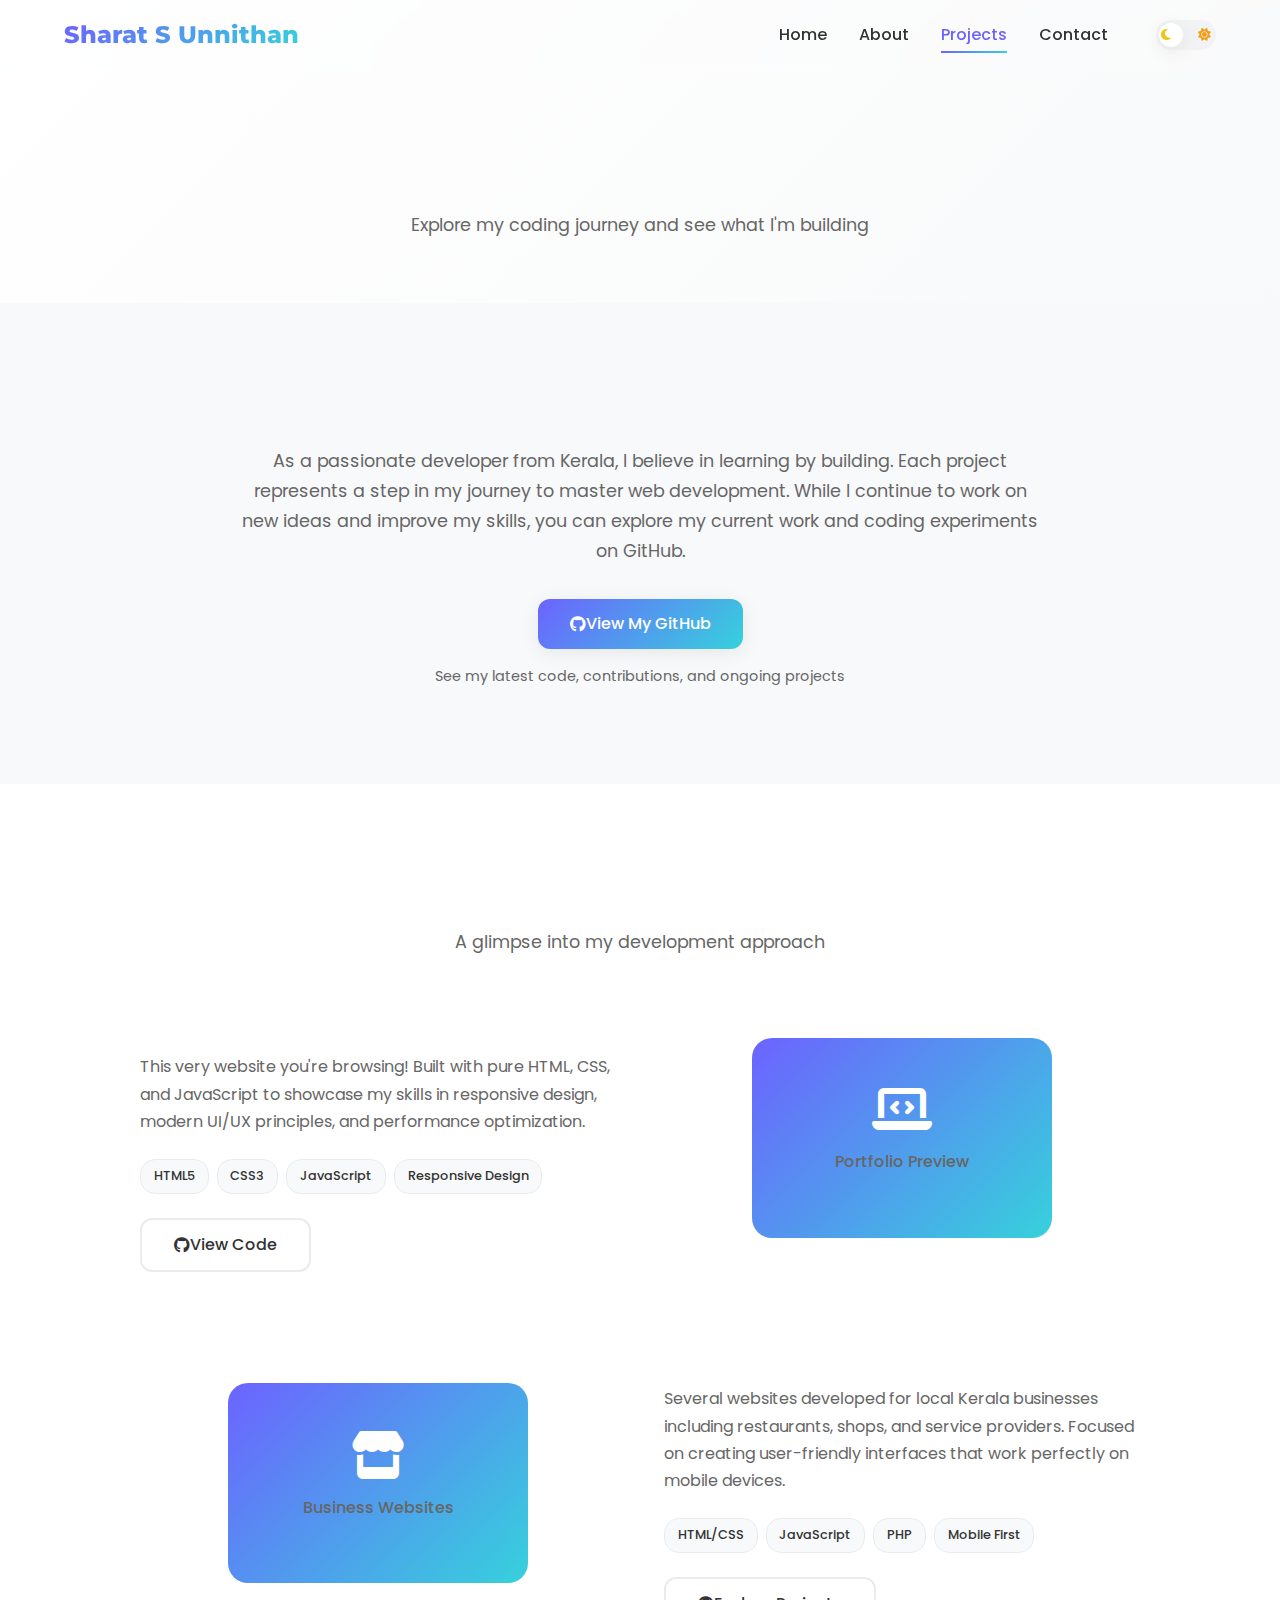
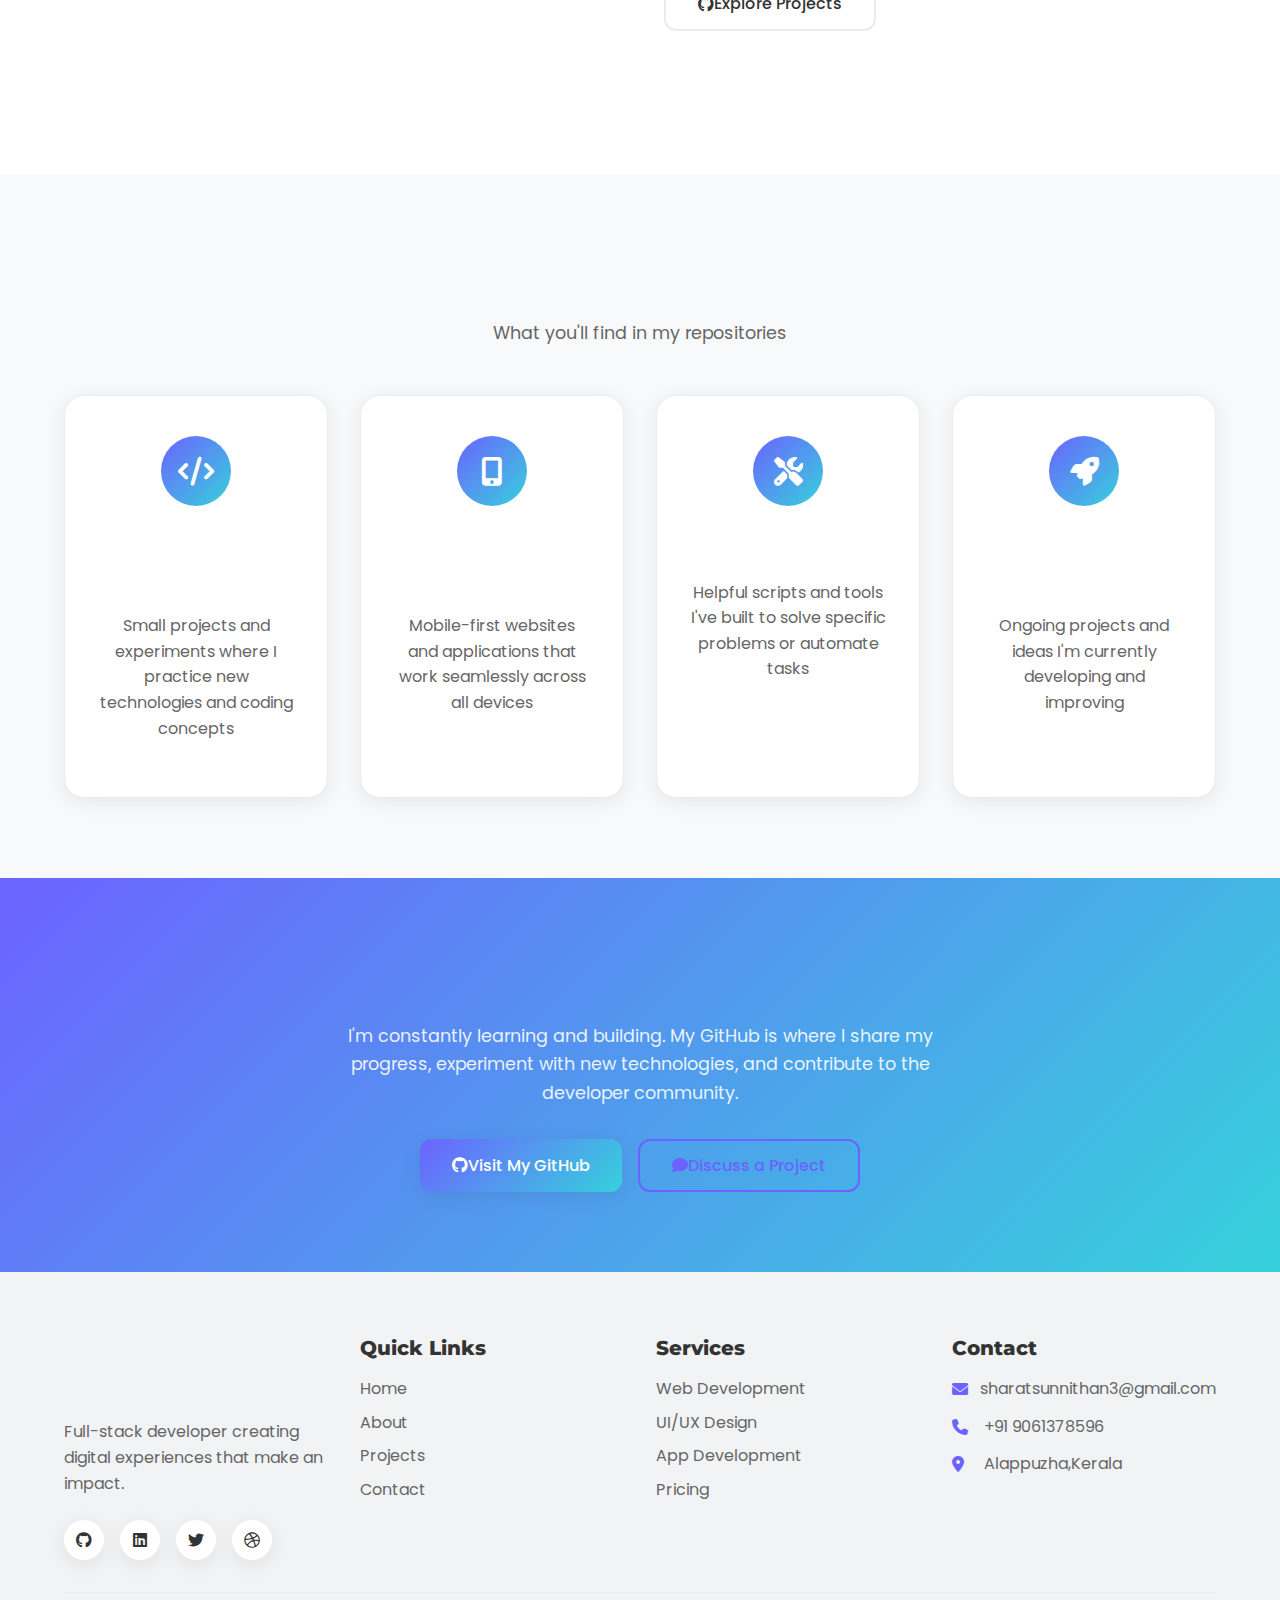
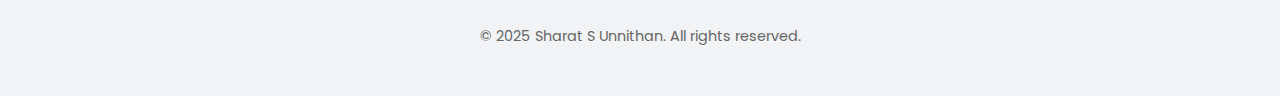
<file: sharat-portfolio/projects.html>
<!DOCTYPE html>
<html lang="en">
<head>
    <meta charset="UTF-8">
    <meta name="viewport" content="width=device-width, initial-scale=1.0">
    <title>Projects | Sharat S Unnithan</title>
    <link rel="stylesheet" href="css/style.css">
    <link rel="stylesheet" href="css/animations.css">
    <link href="https://fonts.googleapis.com/css2?family=Poppins:wght@300;400;500;600;700&family=Montserrat:wght@800&display=swap" rel="stylesheet">
    <link rel="stylesheet" href="https://cdnjs.cloudflare.com/ajax/libs/font-awesome/6.4.0/css/all.min.css">
</head>
<body>
    <!-- Navigation -->
    <nav class="navbar">
        <div class="nav-container">
            <div class="nav-logo">
                <a href="index.html">Sharat S Unnithan</a>
            </div>
            <div class="nav-menu" id="nav-menu">
                <a href="index.html" class="nav-link">Home</a>
                <a href="about.html" class="nav-link">About</a>
                <a href="projects.html" class="nav-link active">Projects</a>
                <a href="contact.html" class="nav-link">Contact</a>
                <div class="theme-toggle">
                    <input type="checkbox" id="dark-mode-toggle" class="toggle-checkbox">
                    <label for="dark-mode-toggle" class="toggle-label">
                        <i class="fas fa-moon"></i>
                        <i class="fas fa-sun"></i>
                        <div class="toggle-ball"></div>
                    </label>
                </div>
            </div>
            <div class="hamburger" id="hamburger">
                <span class="bar"></span>
                <span class="bar"></span>
                <span class="bar"></span>
            </div>
        </div>
    </nav>

    <!-- Projects Hero -->
    <section class="page-hero">
        <div class="container">
            <h1 class="page-title">My Projects</h1>
            <p class="page-subtitle">Explore my coding journey and see what I'm building</p>
        </div>
    </section>

    <!-- Projects Introduction -->
    <section class="projects-intro section-padding">
        <div class="container">
            <div class="intro-content">
                <h2 class="section-title">My Development Journey</h2>
                <p class="intro-text">
                    As a passionate developer from Kerala, I believe in learning by building. Each project represents 
                    a step in my journey to master web development. While I continue to work on new ideas and improve 
                    my skills, you can explore my current work and coding experiments on GitHub.
                </p>
                <div class="github-cta">
                    <a href="https://github.com/SHARAT-S-UNNITHAN" class="btn btn-primary" target="_blank">
                        <i class="fab fa-github"></i> View My GitHub
                    </a>
                    <p class="cta-note">See my latest code, contributions, and ongoing projects</p>
                </div>
            </div>
        </div>
    </section>

    <!-- Featured Projects -->
    <section class="featured-projects section-padding">
        <div class="container">
            <div class="section-header">
                <h2 class="section-title">Featured Work</h2>
                <p class="section-subtitle">A glimpse into my development approach</p>
            </div>
            
            <div class="projects-showcase">
                <div class="showcase-item">
                    <div class="showcase-content">
                        <h3>Portfolio Website</h3>
                        <p class="showcase-description">
                            This very website you're browsing! Built with pure HTML, CSS, and JavaScript 
                            to showcase my skills in responsive design, modern UI/UX principles, and 
                            performance optimization.
                        </p>
                        <div class="showcase-tech">
                            <span class="tech-badge">HTML5</span>
                            <span class="tech-badge">CSS3</span>
                            <span class="tech-badge">JavaScript</span>
                            <span class="tech-badge">Responsive Design</span>
                        </div>
                        <a href="https://github.com/SHARAT-S-UNNITHAN" class="btn btn-outline" target="_blank">
                            <i class="fab fa-github"></i> View Code
                        </a>
                    </div>
                    <div class="showcase-image">
                        <div class="image-placeholder">
                            <i class="fas fa-laptop-code"></i>
                            <p>Portfolio Preview</p>
                        </div>
                    </div>
                </div>

                <div class="showcase-item reverse">
                    <div class="showcase-content">
                        <h3>Local Business Websites</h3>
                        <p class="showcase-description">
                            Several websites developed for local Kerala businesses including restaurants, 
                            shops, and service providers. Focused on creating user-friendly interfaces 
                            that work perfectly on mobile devices.
                        </p>
                        <div class="showcase-tech">
                            <span class="tech-badge">HTML/CSS</span>
                            <span class="tech-badge">JavaScript</span>
                            <span class="tech-badge">PHP</span>
                            <span class="tech-badge">Mobile First</span>
                        </div>
                        <a href="https://github.com/SHARAT-S-UNNITHAN" class="btn btn-outline" target="_blank">
                            <i class="fab fa-github"></i> Explore Projects
                        </a>
                    </div>
                    <div class="showcase-image">
                        <div class="image-placeholder">
                            <i class="fas fa-store"></i>
                            <p>Business Websites</p>
                        </div>
                    </div>
                </div>
            </div>
        </div>
    </section>

    <!-- GitHub Highlights -->
    <section class="github-highlights section-padding">
        <div class="container">
            <div class="section-header">
                <h2 class="section-title">On My GitHub</h2>
                <p class="section-subtitle">What you'll find in my repositories</p>
            </div>
            <div class="highlights-grid">
                <div class="highlight-card">
                    <div class="highlight-icon">
                        <i class="fas fa-code"></i>
                    </div>
                    <h3>Learning Projects</h3>
                    <p>Small projects and experiments where I practice new technologies and coding concepts</p>
                </div>
                <div class="highlight-card">
                    <div class="highlight-icon">
                        <i class="fas fa-mobile-alt"></i>
                    </div>
                    <h3>Responsive Designs</h3>
                    <p>Mobile-first websites and applications that work seamlessly across all devices</p>
                </div>
                <div class="highlight-card">
                    <div class="highlight-icon">
                        <i class="fas fa-tools"></i>
                    </div>
                    <h3>Utility Tools</h3>
                    <p>Helpful scripts and tools I've built to solve specific problems or automate tasks</p>
                </div>
                <div class="highlight-card">
                    <div class="highlight-icon">
                        <i class="fas fa-rocket"></i>
                    </div>
                    <h3>Work in Progress</h3>
                    <p>Ongoing projects and ideas I'm currently developing and improving</p>
                </div>
            </div>
        </div>
    </section>

    <!-- GitHub Stats -->
    <section class="github-stats section-padding">
        <div class="container">
            <div class="stats-content">
                <h2>Follow My Coding Journey</h2>
                <p>I'm constantly learning and building. My GitHub is where I share my progress, experiment with new technologies, and contribute to the developer community.</p>
                <div class="stats-actions">
                    <a href="https://github.com/SHARAT-S-UNNITHAN" class="btn btn-primary" target="_blank">
                        <i class="fab fa-github"></i> Visit My GitHub
                    </a>
                    <a href="contact.html" class="btn btn-secondary">
                        <i class="fas fa-comment"></i> Discuss a Project
                    </a>
                </div>
            </div>
        </div>
    </section>

    <!-- Footer -->
    <footer class="footer">
        <div class="container">
            <div class="footer-content">
                <div class="footer-section">
                    <h3 class="footer-title">Sharat S Unnithan</h3>
                    <p class="footer-description">
                        Full-stack developer creating digital experiences that make an impact.
                    </p>
                    <div class="social-links">
                        <a href="https://github.com/SHARAT-S-UNNITHAN" class="social-link" target="_blank"><i class="fab fa-github"></i></a>
                        <a href="#" class="social-link"><i class="fab fa-linkedin"></i></a>
                        <a href="#" class="social-link"><i class="fab fa-twitter"></i></a>
                        <a href="#" class="social-link"><i class="fab fa-dribbble"></i></a>
                    </div>
                </div>
                <div class="footer-section">
                    <h4 class="footer-heading">Quick Links</h4>
                    <ul class="footer-links">
                        <li><a href="index.html">Home</a></li>
                        <li><a href="about.html">About</a></li>
                        <li><a href="projects.html">Projects</a></li>
                        <li><a href="contact.html">Contact</a></li>
                    </ul>
                </div>
                <div class="footer-section">
                    <h4 class="footer-heading">Services</h4>
                    <ul class="footer-links">
                        <li><a href="#services">Web Development</a></li>
                        <li><a href="#services">UI/UX Design</a></li>
                        <li><a href="#services">App Development</a></li>
                        <li><a href="#pricing">Pricing</a></li>
                    </ul>
                </div>
                <div class="footer-section">
                    <h4 class="footer-heading">Contact</h4>
                    <ul class="footer-contact">
                        <li><i class="fas fa-envelope"></i> sharatsunnithan3@gmail.com</li>
                        <li><i class="fas fa-phone"></i> +91 9061378596</li>
                        <li><i class="fas fa-map-marker-alt"></i> Alappuzha,Kerala</li>
                    </ul>
                </div>
            </div>
            <div class="footer-bottom">
                <p>&copy; 2025 Sharat S Unnithan. All rights reserved.</p>
            </div>
        </div>
    </footer>

    <!-- Back to Top Button -->
    <button class="back-to-top" id="back-to-top">
        <i class="fas fa-chevron-up"></i>
    </button>

    <script src="js/main.js"></script>
    <script src="js/animations.js"></script>

    <style>
        /* Projects Introduction */
        .projects-intro {
            background: var(--bg-light);
            text-align: center;
        }
        
        .intro-content {
            max-width: 800px;
            margin: 0 auto;
        }
        
        .intro-text {
            font-size: 1.1rem;
            line-height: 1.7;
            margin-bottom: 2rem;
            color: var(--text-light);
        }
        
        .github-cta {
            margin-top: 2rem;
        }
        
        .cta-note {
            margin-top: 1rem;
            font-size: 0.9rem;
            color: var(--text-light);
        }
        
        /* Featured Projects */
        .projects-showcase {
            max-width: 1000px;
            margin: 0 auto;
        }
        
        .showcase-item {
            display: grid;
            grid-template-columns: 1fr 1fr;
            gap: 3rem;
            align-items: center;
            margin-bottom: 4rem;
        }
        
        .showcase-item.reverse {
            direction: rtl;
        }
        
        .showcase-item.reverse > * {
            direction: ltr;
        }
        
        .showcase-content h3 {
            font-size: 1.75rem;
            margin-bottom: 1rem;
            color: var(--text-color);
        }
        
        .showcase-description {
            line-height: 1.7;
            margin-bottom: 1.5rem;
            color: var(--text-light);
        }
        
        .showcase-tech {
            display: flex;
            flex-wrap: wrap;
            gap: 0.5rem;
            margin-bottom: 1.5rem;
        }
        
        .tech-badge {
            background: var(--bg-light);
            color: var(--text-color);
            padding: 0.4rem 0.8rem;
            border-radius: 15px;
            font-size: 0.8rem;
            font-weight: 500;
            border: 1px solid var(--border-color);
        }
        
        .showcase-image {
            display: flex;
            justify-content: center;
            align-items: center;
        }
        
        .image-placeholder {
            width: 300px;
            height: 200px;
            background: var(--gradient);
            border-radius: var(--border-radius-lg);
            display: flex;
            flex-direction: column;
            align-items: center;
            justify-content: center;
            color: white;
            font-size: 3rem;
        }
        
        .image-placeholder p {
            margin-top: 1rem;
            font-size: 1rem;
            font-weight: 500;
        }
        
        /* GitHub Highlights */
        .github-highlights {
            background: var(--bg-light);
        }
        
        .highlights-grid {
            display: grid;
            grid-template-columns: repeat(auto-fit, minmax(250px, 1fr));
            gap: 2rem;
        }
        
        .highlight-card {
            background: var(--bg-color);
            padding: 2.5rem 2rem;
            border-radius: var(--border-radius-lg);
            text-align: center;
            border: 1px solid var(--border-color);
            box-shadow: var(--shadow);
            transition: var(--transition);
        }
        
        .highlight-card:hover {
            transform: translateY(-5px);
            box-shadow: var(--shadow-lg);
        }
        
        .highlight-icon {
            width: 70px;
            height: 70px;
            background: var(--gradient);
            border-radius: 50%;
            display: flex;
            align-items: center;
            justify-content: center;
            margin: 0 auto 1.5rem;
            font-size: 1.8rem;
            color: white;
        }
        
        .highlight-card h3 {
            margin-bottom: 1rem;
            color: var(--text-color);
        }
        
        .highlight-card p {
            color: var(--text-light);
            line-height: 1.6;
        }
        
        /* GitHub Stats */
        .github-stats {
            text-align: center;
            background: var(--gradient);
            color: white;
        }
        
        .stats-content h2 {
            color: white;
            margin-bottom: 1rem;
        }
        
        .stats-content p {
            color: rgba(255, 255, 255, 0.9);
            max-width: 600px;
            margin: 0 auto 2rem;
            font-size: 1.1rem;
            line-height: 1.6;
        }
        
        .stats-actions {
            display: flex;
            gap: 1rem;
            justify-content: center;
            flex-wrap: wrap;
        }
        
        /* Responsive Design */
        @media (max-width: 768px) {
            .showcase-item {
                grid-template-columns: 1fr;
                gap: 2rem;
                text-align: center;
            }
            
            .showcase-item.reverse {
                direction: ltr;
            }
            
            .image-placeholder {
                width: 250px;
                height: 150px;
            }
            
            .stats-actions {
                flex-direction: column;
                align-items: center;
            }
            
            .stats-actions .btn {
                width: 200px;
            }
        }
        
        @media (max-width: 480px) {
            .highlights-grid {
                grid-template-columns: 1fr;
            }
            
            .highlight-card {
                padding: 2rem 1.5rem;
            }
        }
    </style>
</body>
</html>
</file>
<file: sharat-portfolio/css/animations.css>
/* Keyframe Animations */
@keyframes slide {
    100% {
        top: -120px;
    }
}

@keyframes typing {
    40%, 60% {
        left: calc(100% + 4px);
    }
    100% {
        left: 0;
    }
}

@keyframes float {
    0%, 100% {
        transform: translateY(0);
    }
    50% {
        transform: translateY(-20px);
    }
}

@keyframes scroll-bounce {
    0%, 20%, 50%, 80%, 100% {
        transform: translateY(0);
    }
    40% {
        transform: translateY(-10px);
    }
    60% {
        transform: translateY(-5px);
    }
}

@keyframes fadeIn {
    from {
        opacity: 0;
        transform: translateY(30px);
    }
    to {
        opacity: 1;
        transform: translateY(0);
    }
}

@keyframes slideInLeft {
    from {
        opacity: 0;
        transform: translateX(-50px);
    }
    to {
        opacity: 1;
        transform: translateX(0);
    }
}

@keyframes slideInRight {
    from {
        opacity: 0;
        transform: translateX(50px);
    }
    to {
        opacity: 1;
        transform: translateX(0);
    }
}

@keyframes pulse {
    0% {
        transform: scale(1);
    }
    50% {
        transform: scale(1.05);
    }
    100% {
        transform: scale(1);
    }
}

@keyframes rotate {
    from {
        transform: rotate(0deg);
    }
    to {
        transform: rotate(360deg);
    }
}

@keyframes glow {
    0%, 100% {
        box-shadow: 0 0 5px var(--primary-color);
    }
    50% {
        box-shadow: 0 0 20px var(--primary-color);
    }
}

/* Animation Classes */
.fade-in {
    animation: fadeIn 1s ease forwards;
}

.slide-in-left {
    animation: slideInLeft 1s ease forwards;
}

.slide-in-right {
    animation: slideInRight 1s ease forwards;
}

.pulse {
    animation: pulse 2s infinite;
}

.rotate {
    animation: rotate 3s linear infinite;
}

.glow {
    animation: glow 2s ease-in-out infinite;
}

/* Scroll Animations */
.reveal {
    opacity: 0;
    transform: translateY(50px);
    transition: all 0.8s ease;
}

.reveal.active {
    opacity: 1;
    transform: translateY(0);
}

.reveal-left {
    opacity: 0;
    transform: translateX(-50px);
    transition: all 0.8s ease;
}

.reveal-left.active {
    opacity: 1;
    transform: translateX(0);
}

.reveal-right {
    opacity: 0;
    transform: translateX(50px);
    transition: all 0.8s ease;
}

.reveal-right.active {
    opacity: 1;
    transform: translateX(0);
}

/* Staggered Animations */
.stagger-item {
    opacity: 0;
    transform: translateY(30px);
    transition: all 0.6s ease;
}

.stagger-item.active {
    opacity: 1;
    transform: translateY(0);
}

/* Hover Effects */
.hover-lift {
    transition: var(--transition);
}

.hover-lift:hover {
    transform: translateY(-5px);
}

.hover-grow {
    transition: var(--transition);
}

.hover-grow:hover {
    transform: scale(1.05);
}

.hover-shine {
    position: relative;
    overflow: hidden;
}

.hover-shine::before {
    content: '';
    position: absolute;
    top: 0;
    left: -100%;
    width: 100%;
    height: 100%;
    background: linear-gradient(
        90deg,
        transparent,
        rgba(255, 255, 255, 0.2),
        transparent
    );
    transition: left 0.5s;
}

.hover-shine:hover::before {
    left: 100%;
}

/* Loading Animations */
.loading-spinner {
    width: 40px;
    height: 40px;
    border: 4px solid var(--border-color);
    border-top: 4px solid var(--primary-color);
    border-radius: 50%;
    animation: rotate 1s linear infinite;
    margin: 0 auto;
}

/* Page Transition */
.page-transition {
    position: fixed;
    top: 0;
    left: 0;
    width: 100%;
    height: 100%;
    background: var(--gradient);
    z-index: 9999;
    display: flex;
    align-items: center;
    justify-content: center;
    opacity: 1;
    visibility: visible;
    transition: opacity 0.5s ease, visibility 0.5s ease;
}

.page-transition.fade-out {
    opacity: 0;
    visibility: hidden;
}

.page-transition-content {
    text-align: center;
    color: white;
}

.page-transition-spinner {
    width: 60px;
    height: 60px;
    border: 4px solid rgba(255, 255, 255, 0.3);
    border-top: 4px solid white;
    border-radius: 50%;
    animation: rotate 1s linear infinite;
    margin: 0 auto 1rem;
}

/* Text Animation */
.text-gradient {
    background: var(--gradient);
    -webkit-background-clip: text;
    -webkit-text-fill-color: transparent;
    background-clip: text;
}

/* Button Animations */
.btn-bounce:hover {
    animation: bounce 0.5s;
}

@keyframes bounce {
    0%, 20%, 60%, 100% {
        transform: translateY(0);
    }
    40% {
        transform: translateY(-10px);
    }
    80% {
        transform: translateY(-5px);
    }
}

/* Card Flip Animation */
.card-flip {
    perspective: 1000px;
}

.card-flip-inner {
    position: relative;
    width: 100%;
    height: 100%;
    text-align: center;
    transition: transform 0.6s;
    transform-style: preserve-3d;
}

.card-flip:hover .card-flip-inner {
    transform: rotateY(180deg);
}

.card-flip-front, .card-flip-back {
    position: absolute;
    width: 100%;
    height: 100%;
    backface-visibility: hidden;
    border-radius: var(--border-radius);
}

.card-flip-back {
    transform: rotateY(180deg);
}

/* Progress Bar Animation */
.progress-animate {
    animation: progressFill 2s ease-in-out forwards;
}

@keyframes progressFill {
    from {
        width: 0;
    }
}

/* Counter Animation */
.count-up {
    display: inline-block;
}

/* Parallax Effect */
.parallax {
    background-attachment: fixed;
    background-position: center;
    background-repeat: no-repeat;
    background-size: cover;
}

/* Glass Morphism */
.glass {
    background: var(--glass-bg);
    backdrop-filter: blur(10px);
    border: 1px solid var(--glass-border);
}

/* Gradient Border */
.gradient-border {
    position: relative;
    background: var(--bg-color);
    border-radius: var(--border-radius);
}

.gradient-border::before {
    content: '';
    position: absolute;
    top: -2px;
    left: -2px;
    right: -2px;
    bottom: -2px;
    background: var(--gradient);
    border-radius: calc(var(--border-radius) + 2px);
    z-index: -1;
}

/* Shimmer Effect */
.shimmer {
    background: linear-gradient(90deg, var(--bg-light) 25%, var(--bg-dark) 50%, var(--bg-light) 75%);
    background-size: 200% 100%;
    animation: shimmer 2s infinite;
}

@keyframes shimmer {
    0% {
        background-position: -200% 0;
    }
    100% {
        background-position: 200% 0;
    }
}

/* Typewriter Effect */
.typewriter {
    overflow: hidden;
    border-right: 2px solid var(--primary-color);
    white-space: nowrap;
    margin: 0 auto;
    animation: typing 3.5s steps(40, end), blink-caret 0.75s step-end infinite;
}

@keyframes typing {
    from { width: 0 }
    to { width: 100% }
}

@keyframes blink-caret {
    from, to { border-color: transparent }
    50% { border-color: var(--primary-color) }
}

/* Ripple Effect */
.ripple {
    position: relative;
    overflow: hidden;
}

.ripple::after {
    content: '';
    position: absolute;
    top: 50%;
    left: 50%;
    width: 0;
    height: 0;
    border-radius: 50%;
    background: rgba(255, 255, 255, 0.5);
    transform: translate(-50%, -50%);
    transition: width 0.6s, height 0.6s;
}

.ripple:active::after {
    width: 300px;
    height: 300px;
}
</file>
<file: sharat-portfolio/css/style.css>
/* CSS Reset & Base Styles */
/* Hero Section Responsive Fixes */
@font-face {
    font-family: 'RusticRoadway';
    src: url('../assets/fonts/great-vibes/RusticRoadway.otf') format('opentype');
    font-weight: normal;
    font-style: normal;
    font-display: swap;
}
.hero-title .highlight {
    font-family: 'RusticRoadway', sans-serif;
    font-size: 3.2rem;
    font-weight: normal;
    line-height: 1;
    letter-spacing: 0.5px;
    display: inline;
    background: var(--gradient);
    -webkit-background-clip: text;
    -webkit-text-fill-color: transparent;
}
.hero {
    min-height: 100vh;
    display: flex;
    align-items: center;
    position: relative;
    background: linear-gradient(135deg, var(--bg-color) 0%, var(--bg-light) 100%);
    overflow: hidden;
    padding: 2rem 0;
}

.hero-container {
    max-width: var(--container-max-width);
    margin: 0 auto;
    padding: 0 1.5rem;
    display: grid;
    grid-template-columns: 1fr 1fr;
    gap: 4rem;
    align-items: center;
    width: 100%;
}

.hero-content {
    display: flex;
    flex-direction: column;
    justify-content: center;
    align-items: flex-start;
    height: 100%;
    position: relative;
    z-index: 2;
}

/* Hero Title Responsive */
.hero-title {
    font-size: 2.5rem;
    margin-bottom: 1rem;
    display: block;
    visibility: visible;
    opacity: 1;
    color: var(--text-color);
    text-align: left;
    width: 100%;
    line-height: 1.2;
}

.hero-title .intro-line {
    display: block;
    font-size: 2rem;
    font-family: var(--font-primary);
    font-weight: 400;
    margin-bottom: 0.5rem;
}

.hero-title .name-line {
    font-family: 'RusticRoadway', sans-serif;
    font-size: 3.5rem;
    font-weight: normal;
    background: var(--gradient);
    -webkit-background-clip: text;
    -webkit-text-fill-color: transparent;
    display: block;
    overflow: hidden;
    white-space: nowrap;
    margin: 0;
    animation: typing 3s steps(20, end) infinite;
    width: 0;
}

/* Dynamic Text Responsive */
.dynamic-text {
    display: flex;
    align-items: center;
    margin-bottom: 1.5rem;
    font-size: 1.25rem;
    font-weight: 500;
    height: auto;
    min-height: 40px;
    flex-wrap: wrap;
}

.static-text {
    margin-right: 10px;
    font-size: inherit;
}

.dynamic-words {
    position: relative;
    height: auto;
    min-height: 30px;
    overflow: hidden;
}

.word {
    display: block;
    height: 30px;
    line-height: 30px;
    animation: wordSwitch 8s infinite;
    color: var(--primary-color);
    font-weight: 600;
    font-size: inherit;
}

/* Hero Description Responsive */
.hero-description {
    font-size: 1.1rem;
    margin-bottom: 2rem;
    max-width: 100%;
    line-height: 1.6;
    color: var(--text-light);
}

/* Hero Buttons Responsive */
.hero-buttons {
    display: flex;
    gap: 1rem;
    flex-wrap: wrap;
    width: 100%;
}

.hero-buttons .btn {
    flex: 1;
    min-width: 140px;
    text-align: center;
    justify-content: center;
}

/* Hero Image Responsive */
.hero-image {
    display: flex;
    justify-content: center;
    align-items: center;
    width: 100%;
}

.image-container {
    position: relative;
    width: 100%;
    max-width: 400px;
    height: auto;
    aspect-ratio: 1/1;
}

.profile-img {
    width: 100%;
    height: 100%;
    object-fit: cover;
    border-radius: 50%;
    box-shadow: var(--shadow-lg);
    border: 8px solid var(--bg-light);
}

.floating-elements {
    position: absolute;
    top: 0;
    left: 0;
    width: 100%;
    height: 100%;
}

.floating-element {
    position: absolute;
    width: 50px;
    height: 50px;
    background: var(--bg-color);
    border-radius: var(--border-radius);
    display: flex;
    align-items: center;
    justify-content: center;
    font-size: 1.25rem;
    color: var(--primary-color);
    box-shadow: var(--shadow);
    animation: float 3s ease-in-out infinite;
}

/* Scroll Indicator Responsive */
.scroll-indicator {
    position: absolute;
    bottom: 1rem;
    left: 50%;
    transform: translateX(-50%);
    display: flex;
    flex-direction: column;
    align-items: center;
    color: var(--text-light);
    font-size: 0.8rem;
}

/* Mobile Responsive Design */
@media (max-width: 1024px) {
    .hero-container {
        gap: 3rem;
    }
    
    .hero-title .intro-line {
        font-size: 1.8rem;
    }
    
    .hero-title .name-line {
        font-size: 3rem;
    }
    
    .dynamic-text {
        font-size: 1.1rem;
    }
}

@media (max-width: 768px) {
    .hero-container {
        grid-template-columns: 1fr;
        gap: 2rem;
        text-align: center;
    }
    
    .hero-content {
        align-items: center;
        text-align: center;
        order: 2;
    }
    
    .hero-image {
        order: 1;
    }
    
    .hero-title {
        text-align: center;
        font-size: 2rem;
    }
    
    .hero-title .intro-line {
        font-size: 1.6rem;
    }
    
    .hero-title .name-line {
        font-size: 2.5rem;
    }
    
    .dynamic-text {
        justify-content: center;
        font-size: 1rem;
        text-align: center;
    }
    
    .hero-description {
        text-align: center;
        font-size: 1rem;
    }
    
    .hero-buttons {
        justify-content: center;
    }
    
    .hero-buttons .btn {
        flex: 0 1 auto;
        min-width: 150px;
    }
    
    .image-container {
        max-width: 300px;
    }
    
    .floating-element {
        width: 40px;
        height: 40px;
        font-size: 1rem;
    }
}

@media (max-width: 480px) {
    .hero {
        padding: 1rem 0;
        min-height: 90vh;
    }
    
    .hero-container {
        padding: 0 1rem;
        gap: 1.5rem;
    }
    
    .hero-title {
        font-size: 1.8rem;
    }
    
    .hero-title .intro-line {
        font-size: 1.4rem;
    }
    
    .hero-title .name-line {
        font-size: 2rem;
    }
    
    .dynamic-text {
        font-size: 0.9rem;
        flex-direction: column;
        gap: 0.5rem;
    }
    
    .static-text {
        margin-right: 0;
    }
    
    .hero-description {
        font-size: 0.9rem;
        margin-bottom: 1.5rem;
    }
    
    .hero-buttons {
        flex-direction: column;
        gap: 0.75rem;
        width: 100%;
        max-width: 250px;
    }
    
    .hero-buttons .btn {
        width: 100%;
    }
    
    .image-container {
        max-width: 250px;
    }
    
    .floating-element {
        width: 35px;
        height: 35px;
        font-size: 0.9rem;
    }
    
    .element-1 { left: -5%; }
    .element-2 { right: -5%; }
    .element-3 { left: 15%; }
    .element-4 { right: -2%; }
}

/* Extra small devices */
@media (max-width: 360px) {
    .hero-title .intro-line {
        font-size: 1.2rem;
    }
    
    .hero-title .name-line {
        font-size: 1.8rem;
    }
    
    .dynamic-text {
        font-size: 0.85rem;
    }
    
    .hero-description {
        font-size: 0.85rem;
    }
}

/* Animations */
@keyframes typing {
    0% { width: 0; }
    50% { width: 100%; }
    75% { width: 100%; }
    100% { width: 0; }
}

@keyframes wordSwitch {
    0%, 20% { transform: translateY(0); }
    25%, 45% { transform: translateY(-30px); }
    50%, 70% { transform: translateY(-60px); }
    75%, 95% { transform: translateY(-90px); }
    100% { transform: translateY(0); }
}

@keyframes float {
    0%, 100% { transform: translateY(0); }
    50% { transform: translateY(-20px); }
}

@keyframes scroll-bounce {
    0%, 20%, 50%, 80%, 100% { transform: translateY(0); }
    40% { transform: translateY(-10px); }
    60% { transform: translateY(-5px); }
}
* {
    margin: 0;
    padding: 0;
    box-sizing: border-box;
}

:root {
    /* Light Theme Colors */
    --primary-color: #6C63FF;
    --primary-dark: #5752D4;
    --secondary-color: #FF6584;
    --accent-color: #36D1DC;
    --text-color: #333333;
    --text-light: #666666;
    --bg-color: #FFFFFF;
    --bg-light: #F8F9FA;
    --bg-dark: #F1F3F5;
    --border-color: #E9ECEF;
    --shadow: 0 4px 20px rgba(0, 0, 0, 0.08);
    --shadow-lg: 0 10px 40px rgba(0, 0, 0, 0.12);
    --gradient: linear-gradient(135deg, var(--primary-color), var(--accent-color));
    --glass-bg: rgba(255, 255, 255, 0.1);
    --glass-border: rgba(255, 255, 255, 0.2);
    
    /* Typography */
    --font-primary: 'Poppins', sans-serif;
    --font-heading: 'Montserrat', sans-serif;
    
    /* Spacing */
    --section-padding: 5rem 0;
    --container-max-width: 1200px;
    --border-radius: 12px;
    --border-radius-lg: 20px;
    
    /* Transitions */
    --transition: all 0.3s ease;
    --transition-slow: all 0.5s ease;
}

/* Dark Theme */
[data-theme="dark"] {
    --text-color: #FFFFFF;
    --text-light: #B0B0B0;
    --bg-color: #121212;
    --bg-light: #1E1E1E;
    --bg-dark: #2D2D2D;
    --border-color: #404040;
    --shadow: 0 4px 20px rgba(0, 0, 0, 0.3);
    --shadow-lg: 0 10px 40px rgba(0, 0, 0, 0.4);
    --glass-bg: rgba(30, 30, 30, 0.3);
    --glass-border: rgba(255, 255, 255, 0.1);
}

/* Base Styles */
html {
    scroll-behavior: smooth;
}

body {
    font-family: var(--font-primary);
    font-size: 16px;
    line-height: 1.6;
    color: var(--text-color);
    background-color: var(--bg-color);
    transition: var(--transition-slow);
    overflow-x: hidden;
}

.container {
    max-width: var(--container-max-width);
    margin: 0 auto;
    padding: 0 1.5rem;
}

.section-padding {
    padding: var(--section-padding);
}

/* Typography */
h1, h2, h3, h4, h5, h6 {
    font-family: var(--font-heading);
    font-weight: 800;
    line-height: 1.2;
    margin-bottom: 1rem;
}

h1 {
    font-size: 3.5rem;
}

h2 {
    font-size: 2.5rem;
}

h3 {
    font-size: 1.75rem;
}

h4 {
    font-size: 1.25rem;
}

p {
    margin-bottom: 1rem;
    color: var(--text-light);
}

.section-title {
    text-align: center;
    margin-bottom: 1rem;
    position: relative;
}

.section-title::after {
    content: '';
    position: absolute;
    bottom: -10px;
    left: 50%;
    transform: translateX(-50%);
    width: 60px;
    height: 4px;
    background: var(--gradient);
    border-radius: 2px;
}

.section-subtitle {
    text-align: center;
    max-width: 600px;
    margin: 0 auto 3rem;
    font-size: 1.1rem;
}

/* Buttons */
.btn {
    display: inline-flex;
    align-items: center;
    justify-content: center;
    padding: 0.75rem 2rem;
    font-family: var(--font-primary);
    font-size: 1rem;
    font-weight: 500;
    text-decoration: none;
    border: none;
    border-radius: var(--border-radius);
    cursor: pointer;
    transition: var(--transition);
    position: relative;
    overflow: hidden;
}

.btn-primary {
    background: var(--gradient);
    color: white;
    box-shadow: var(--shadow);
}

.btn-primary:hover {
    transform: translateY(-2px);
    box-shadow: var(--shadow-lg);
}

.btn-secondary {
    background: transparent;
    color: var(--primary-color);
    border: 2px solid var(--primary-color);
}

.btn-secondary:hover {
    background: var(--primary-color);
    color: white;
    transform: translateY(-2px);
}

.btn-outline {
    background: transparent;
    color: var(--text-color);
    border: 2px solid var(--border-color);
}

.btn-outline:hover {
    border-color: var(--primary-color);
    color: var(--primary-color);
    transform: translateY(-2px);
}

.btn-large {
    padding: 1rem 2.5rem;
    font-size: 1.1rem;
}

.btn-full {
    width: 100%;
}

/* Navigation */
.navbar {
    position: fixed;
    top: 0;
    left: 0;
    width: 100%;
    background: var(--glass-bg);
    backdrop-filter: blur(10px);
    border-bottom: 1px solid var(--glass-border);
    z-index: 1000;
    transition: var(--transition);
}

.nav-container {
    max-width: var(--container-max-width);
    margin: 0 auto;
    padding: 0 1.5rem;
    display: flex;
    justify-content: space-between;
    align-items: center;
    height: 70px;
}

.nav-logo a {
    font-family: var(--font-heading);
    font-size: 1.5rem;
    font-weight: 800;
    color: var(--text-color);
    text-decoration: none;
    background: var(--gradient);
    -webkit-background-clip: text;
    -webkit-text-fill-color: transparent;
}

.nav-menu {
    display: flex;
    align-items: center;
    gap: 2rem;
}

.nav-link {
    color: var(--text-color);
    text-decoration: none;
    font-weight: 500;
    position: relative;
    transition: var(--transition);
}

.nav-link::after {
    content: '';
    position: absolute;
    bottom: -5px;
    left: 0;
    width: 0;
    height: 2px;
    background: var(--gradient);
    transition: var(--transition);
}

.nav-link:hover::after,
.nav-link.active::after {
    width: 100%;
}

.nav-link.active {
    color: var(--primary-color);
}

/* Theme Toggle */
.theme-toggle {
    margin-left: 1rem;
}

.toggle-checkbox {
    display: none;
}

.toggle-label {
    display: flex;
    align-items: center;
    justify-content: space-between;
    width: 60px;
    height: 30px;
    background: var(--bg-dark);
    border-radius: 50px;
    padding: 5px;
    position: relative;
    cursor: pointer;
    transition: var(--transition);
}

.toggle-label i {
    font-size: 0.8rem;
    z-index: 1;
}

.toggle-label .fa-sun {
    color: #f39c12;
}

.toggle-label .fa-moon {
    color: #f1c40f;
}

.toggle-ball {
    position: absolute;
    top: 3px;
    left: 3px;
    width: 24px;
    height: 24px;
    background: white;
    border-radius: 50%;
    transition: var(--transition);
    box-shadow: var(--shadow);
}

.toggle-checkbox:checked + .toggle-label .toggle-ball {
    transform: translateX(30px);
}

/* Hamburger Menu */
.hamburger {
    display: none;
    flex-direction: column;
    cursor: pointer;
}

.bar {
    width: 25px;
    height: 3px;
    background: var(--text-color);
    margin: 3px 0;
    transition: var(--transition);
    border-radius: 2px;
}

/* Hero Section */
.hero {
    min-height: 100vh;
    display: flex;
    align-items: center;
    position: relative;
    background: linear-gradient(135deg, var(--bg-color) 0%, var(--bg-light) 100%);
    overflow: hidden;
}

.hero-container {
    max-width: var(--container-max-width);
    margin: 0 auto;
    padding: 0 1.5rem;
    display: grid;
    grid-template-columns: 1fr 1fr;
    gap: 4rem;
    align-items: center;
}
.hero-content {
    display: flex;
    flex-direction: column;
    justify-content: center;
    align-items: flex-start;
    height: 100%;
    position: relative;
    z-index: 2;
}

.hero-title {
    font-size: 3.5rem;
    margin-bottom: 1.5rem;
    display: block !important;
    visibility: visible !important;
    opacity: 1 !important;
    color: var(--text-color) !important;
    text-align: left;
    width: 100%;
    /* Override any animation classes that might be hiding it */
    animation: none !important;
    transform: none !important;
}

/* Force hero title to be visible regardless of animation classes */
.hero-title.reveal,
.hero-title.fade-in,
.hero-title.slide-in-left,
.hero-title.slide-in-right {
    opacity: 1 !important;
    transform: none !important;
    animation: none !important;
}

/* Responsive fixes */
@media (max-width: 768px) {
    .hero-content {
        align-items: center;
        text-align: center;
    }
    
    .hero-title {
        text-align: center;
        font-size: 2.5rem;
    }
    
    .hero-buttons {
        justify-content: center;
    }
}

@media (max-width: 480px) {
    .hero-title {
        font-size: 2rem;
    }
}

.highlight {
    background: var(--gradient);
    -webkit-background-clip: text;
    -webkit-text-fill-color: transparent;
}

/* Alternative Dynamic Text Styling */
.dynamic-text {
    display: flex;
    align-items: center;
    margin-bottom: 1.5rem;
    font-size: 1.5rem;
    font-weight: 500;
    height: 40px;
}

.static-text {
    margin-right: 10px;
}

.dynamic-words {
    position: relative;
    height: 30px;
    overflow: hidden;
}

.word {
    display: block;
    height: 30px;
    line-height: 30px;
    animation: wordSwitch 8s infinite;
    color: var(--primary-color);
    font-weight: 600;
}

@keyframes wordSwitch {
    0%, 20% {
        transform: translateY(0);
    }
    25%, 45% {
        transform: translateY(-30px);
    }
    50%, 70% {
        transform: translateY(-60px);
    }
    75%, 95% {
        transform: translateY(-90px);
    }
    100% {
        transform: translateY(0);
    }
}

.dynamic-list {
    list-style: none;
    height: 30px;
    overflow: hidden;
}

.dynamic-list li {
    position: relative;
    top: 0;
    animation: slide 6s steps(4) infinite;
}

.dynamic-list li span {
    position: relative;
}

.dynamic-list li span::after {
    content: '';
    position: absolute;
    left: 0;
    height: 100%;
    width: 100%;
    background: var(--bg-color);
    border-left: 2px solid var(--primary-color);
    animation: typing 1.5s steps(10) infinite;
}

.hero-description {
    font-size: 1.1rem;
    margin-bottom: 2rem;
    max-width: 500px;
}

.hero-buttons {
    display: flex;
    gap: 1rem;
    flex-wrap: wrap;
}

.hero-image {
    display: flex;
    justify-content: center;
    align-items: center;
}

.image-container {
    position: relative;
    width: 400px;
    height: 400px;
}

.profile-img {
    width: 100%;
    height: 100%;
    object-fit: cover;
    border-radius: 50%;
    box-shadow: var(--shadow-lg);
    border: 8px solid var(--bg-light);
}

.floating-elements {
    position: absolute;
    top: 0;
    left: 0;
    width: 100%;
    height: 100%;
}

.floating-element {
    position: absolute;
    width: 60px;
    height: 60px;
    background: var(--bg-color);
    border-radius: var(--border-radius);
    display: flex;
    align-items: center;
    justify-content: center;
    font-size: 1.5rem;
    color: var(--primary-color);
    box-shadow: var(--shadow);
    animation: float 3s ease-in-out infinite;
}

.element-1 {
    top: 10%;
    left: -10%;
    animation-delay: 0s;
}

.element-2 {
    top: 70%;
    right: -10%;
    animation-delay: 1s;
}

.element-3 {
    bottom: 10%;
    left: 20%;
    animation-delay: 2s;
}

.element-4 {
    top: 40%;
    right: -5%;
    animation-delay: 1.5s;
}

.scroll-indicator {
    position: absolute;
    bottom: 2rem;
    left: 50%;
    transform: translateX(-50%);
    display: flex;
    flex-direction: column;
    align-items: center;
    color: var(--text-light);
    font-size: 0.9rem;
}

.scroll-line {
    width: 2px;
    height: 40px;
    background: var(--primary-color);
    margin-bottom: 0.5rem;
    animation: scroll-bounce 2s infinite;
}

/* Services Section */
.services-grid {
    display: grid;
    grid-template-columns: repeat(auto-fit, minmax(300px, 1fr));
    gap: 2rem;
}

.service-card {
    background: var(--bg-light);
    padding: 2.5rem;
    border-radius: var(--border-radius-lg);
    text-align: center;
    transition: var(--transition);
    border: 1px solid var(--border-color);
}

.service-card:hover {
    transform: translateY(-10px);
    box-shadow: var(--shadow-lg);
}

.service-icon {
    width: 80px;
    height: 80px;
    background: var(--gradient);
    border-radius: 50%;
    display: flex;
    align-items: center;
    justify-content: center;
    margin: 0 auto 1.5rem;
    font-size: 2rem;
    color: white;
}

.service-title {
    margin-bottom: 1rem;
}

.service-description {
    margin-bottom: 1.5rem;
}

.service-features {
    list-style: none;
    text-align: left;
}

.service-features li {
    padding: 0.5rem 0;
    border-bottom: 1px solid var(--border-color);
    position: relative;
    padding-left: 1.5rem;
}

.service-features li:last-child {
    border-bottom: none;
}

.service-features li::before {
    content: '✓';
    position: absolute;
    left: 0;
    color: var(--primary-color);
    font-weight: bold;
}

/* Pricing Section */
.pricing-grid {
    display: grid;
    grid-template-columns: repeat(auto-fit, minmax(300px, 1fr));
    gap: 2rem;
}

.pricing-card {
    background: var(--bg-light);
    padding: 2.5rem;
    border-radius: var(--border-radius-lg);
    text-align: center;
    transition: var(--transition);
    border: 1px solid var(--border-color);
    position: relative;
}

.pricing-card.featured {
    background: var(--gradient);
    color: white;
    transform: scale(1.05);
}

.pricing-card.featured .pricing-title,
.pricing-card.featured .pricing-price,
.pricing-card.featured .pricing-features li {
    color: white;
}

.pricing-card.featured .btn {
    background: white;
    color: var(--primary-color);
}

.pricing-card.featured .btn:hover {
    background: var(--bg-light);
}

.pricing-badge {
    position: absolute;
    top: -10px;
    left: 50%;
    transform: translateX(-50%);
    background: var(--secondary-color);
    color: white;
    padding: 0.5rem 1.5rem;
    border-radius: 20px;
    font-size: 0.8rem;
    font-weight: 600;
}

.pricing-header {
    margin-bottom: 2rem;
}

.pricing-price {
    display: flex;
    align-items: baseline;
    justify-content: center;
    margin: 1rem 0;
}

.currency {
    font-size: 1.5rem;
    font-weight: 600;
}

.amount {
    font-size: 3rem;
    font-weight: 800;
    margin: 0 0.25rem;
}

.period {
    font-size: 1rem;
    color: var(--text-light);
}

.pricing-features {
    list-style: none;
    margin-bottom: 2rem;
}

.pricing-features li {
    padding: 0.75rem 0;
    border-bottom: 1px solid var(--border-color);
    display: flex;
    align-items: center;
    justify-content: space-between;
}

.pricing-features li:last-child {
    border-bottom: none;
}

.pricing-card.featured .pricing-features li {
    border-color: rgba(255, 255, 255, 0.2);
}

/* Testimonials */
.testimonials-slider {
    position: relative;
    max-width: 800px;
    margin: 0 auto;
    overflow: hidden;
}

.testimonial-track {
    display: flex;
    transition: transform 0.5s ease;
}

.testimonial-slide {
    min-width: 100%;
    padding: 0 1rem;
}

.testimonial-content {
    background: var(--bg-light);
    padding: 3rem;
    border-radius: var(--border-radius-lg);
    text-align: center;
    position: relative;
}

.testimonial-content::before {
    content: '"';
    position: absolute;
    top: 20px;
    left: 30px;
    font-size: 4rem;
    color: var(--primary-color);
    opacity: 0.3;
    font-family: Georgia, serif;
}

.testimonial-text {
    font-size: 1.1rem;
    font-style: italic;
    margin-bottom: 2rem;
    position: relative;
    z-index: 1;
}

.testimonial-author {
    display: flex;
    align-items: center;
    justify-content: center;
    gap: 1rem;
}

.author-image {
    width: 60px;
    height: 60px;
    border-radius: 50%;
    overflow: hidden;
}

.author-image img {
    width: 100%;
    height: 100%;
    object-fit: cover;
}

.author-name {
    margin-bottom: 0.25rem;
}

.author-role {
    color: var(--text-light);
    font-size: 0.9rem;
    margin: 0;
}

.slider-controls {
    position: absolute;
    top: 50%;
    left: 0;
    right: 0;
    transform: translateY(-50%);
    display: flex;
    justify-content: space-between;
    padding: 0 1rem;
    pointer-events: none;
}

.slider-btn {
    background: var(--primary-color);
    color: white;
    border: none;
    width: 40px;
    height: 40px;
    border-radius: 50%;
    display: flex;
    align-items: center;
    justify-content: center;
    cursor: pointer;
    transition: var(--transition);
    pointer-events: all;
    box-shadow: var(--shadow);
}

.slider-btn:hover {
    background: var(--primary-dark);
    transform: scale(1.1);
}

.slider-dots {
    display: flex;
    justify-content: center;
    gap: 0.5rem;
    margin-top: 2rem;
}

.dot {
    width: 12px;
    height: 12px;
    border-radius: 50%;
    background: var(--border-color);
    cursor: pointer;
    transition: var(--transition);
}

.dot.active {
    background: var(--primary-color);
    transform: scale(1.2);
}

/* CTA Section */
.cta {
    background: var(--gradient);
    color: white;
    text-align: center;
}

.cta-title {
    color: white;
    margin-bottom: 1rem;
}

.cta-description {
    color: rgba(255, 255, 255, 0.8);
    max-width: 600px;
    margin: 0 auto 2rem;
}

.cta .btn {
    background: white;
    color: var(--primary-color);
}

.cta .btn:hover {
    background: var(--bg-light);
    transform: translateY(-2px);
}

/* Footer */
.footer {
    background: var(--bg-dark);
    padding: 4rem 0 2rem;
}

.footer-content {
    display: grid;
    grid-template-columns: repeat(auto-fit, minmax(250px, 1fr));
    gap: 2rem;
    margin-bottom: 2rem;
}

.footer-title {
    margin-bottom: 1rem;
    background: var(--gradient);
    -webkit-background-clip: text;
    -webkit-text-fill-color: transparent;
}

.footer-description {
    margin-bottom: 1.5rem;
}

.footer-heading {
    margin-bottom: 1rem;
    color: var(--text-color);
}

.footer-links {
    list-style: none;
}

.footer-links li {
    margin-bottom: 0.5rem;
}

.footer-links a {
    color: var(--text-light);
    text-decoration: none;
    transition: var(--transition);
}

.footer-links a:hover {
    color: var(--primary-color);
}

.footer-contact {
    list-style: none;
}

.footer-contact li {
    display: flex;
    align-items: center;
    margin-bottom: 0.75rem;
    color: var(--text-light);
}

.footer-contact i {
    margin-right: 0.75rem;
    color: var(--primary-color);
    width: 20px;
}

.social-links {
    display: flex;
    gap: 1rem;
}

.social-link {
    display: flex;
    align-items: center;
    justify-content: center;
    width: 40px;
    height: 40px;
    background: var(--bg-color);
    color: var(--text-color);
    border-radius: 50%;
    text-decoration: none;
    transition: var(--transition);
    box-shadow: var(--shadow);
}

.social-link:hover {
    background: var(--primary-color);
    color: white;
    transform: translateY(-3px);
}

.footer-bottom {
    text-align: center;
    padding-top: 2rem;
    border-top: 1px solid var(--border-color);
    color: var(--text-light);
    font-size: 0.9rem;
}

/* Back to Top */
.back-to-top {
    position: fixed;
    bottom: 2rem;
    right: 2rem;
    width: 50px;
    height: 50px;
    background: var(--primary-color);
    color: white;
    border: none;
    border-radius: 50%;
    display: flex;
    align-items: center;
    justify-content: center;
    cursor: pointer;
    opacity: 0;
    visibility: hidden;
    transition: var(--transition);
    box-shadow: var(--shadow);
    z-index: 999;
}

.back-to-top.visible {
    opacity: 1;
    visibility: visible;
}

.back-to-top:hover {
    background: var(--primary-dark);
    transform: translateY(-3px);
}

/* Page Hero */
.page-hero {
    padding: 8rem 0 4rem;
    background: linear-gradient(135deg, var(--bg-color) 0%, var(--bg-light) 100%);
    text-align: center;
}

.page-title {
    margin-bottom: 1rem;
}

.page-subtitle {
    max-width: 600px;
    margin: 0 auto;
    font-size: 1.1rem;
}

/* About Page */
.about-grid {
    display: grid;
    grid-template-columns: 1fr 1fr;
    gap: 4rem;
    align-items: center;
}

.about-image {
    position: relative;
}

.image-wrapper {
    position: relative;
    border-radius: var(--border-radius-lg);
    overflow: hidden;
    box-shadow: var(--shadow-lg);
}

.image-wrapper img {
    width: 100%;
    height: auto;
    display: block;
}

.image-overlay {
    position: absolute;
    top: 0;
    left: 0;
    width: 100%;
    height: 100%;
    background: var(--gradient);
    opacity: 0.1;
}

.about-stats {
    display: grid;
    grid-template-columns: repeat(3, 1fr);
    gap: 2rem;
    margin: 2rem 0;
}

.stat {
    text-align: center;
}

.stat-number {
    display: block;
    font-size: 2.5rem;
    font-weight: 800;
    color: var(--primary-color);
    margin-bottom: 0.5rem;
}

.stat-label {
    font-size: 0.9rem;
    color: var(--text-light);
}

/* Skills */
.skills-grid {
    display: grid;
    grid-template-columns: repeat(auto-fit, minmax(300px, 1fr));
    gap: 3rem;
}

.skill-category-title {
    margin-bottom: 1.5rem;
    text-align: center;
}

.skill-list {
    display: flex;
    flex-direction: column;
    gap: 1.5rem;
}

.skill-item {
    display: grid;
    grid-template-columns: 1fr auto;
    align-items: center;
    gap: 1rem;
}

.skill-name {
    font-weight: 500;
}

.skill-bar {
    width: 100%;
    height: 8px;
    background: var(--border-color);
    border-radius: 4px;
    overflow: hidden;
    grid-column: 1 / -1;
}

.skill-progress {
    height: 100%;
    background: var(--gradient);
    border-radius: 4px;
    width: 0;
    transition: width 1.5s ease;
}

.skill-percentage {
    font-weight: 600;
    color: var(--primary-color);
}

/* Experience */
.timeline {
    max-width: 800px;
    margin: 0 auto;
    position: relative;
}

.timeline::before {
    content: '';
    position: absolute;
    left: 30px;
    top: 0;
    bottom: 0;
    width: 2px;
    background: var(--border-color);
}

.timeline-item {
    display: flex;
    margin-bottom: 3rem;
    position: relative;
}

.timeline-date {
    width: 120px;
    flex-shrink: 0;
    font-weight: 600;
    color: var(--primary-color);
    position: relative;
    padding-right: 2rem;
    text-align: right;
}

.timeline-date::after {
    content: '';
    position: absolute;
    right: -9px;
    top: 5px;
    width: 16px;
    height: 16px;
    background: var(--primary-color);
    border-radius: 50%;
    border: 3px solid var(--bg-color);
}

.timeline-content {
    flex: 1;
    background: var(--bg-light);
    padding: 1.5rem;
    border-radius: var(--border-radius);
    box-shadow: var(--shadow);
}

.timeline-title {
    margin-bottom: 0.5rem;
}

.timeline-company {
    color: var(--primary-color);
    margin-bottom: 1rem;
    font-size: 1.1rem;
}

.timeline-description {
    margin: 0;
}

/* Projects Filter */
.filter-buttons {
    display: flex;
    justify-content: center;
    flex-wrap: wrap;
    gap: 1rem;
    margin-bottom: 2rem;
}

.filter-btn {
    padding: 0.5rem 1.5rem;
    background: var(--bg-light);
    border: 1px solid var(--border-color);
    border-radius: 25px;
    cursor: pointer;
    transition: var(--transition);
    font-family: var(--font-primary);
    font-size: 0.9rem;
    font-weight: 500;
}

.filter-btn.active,
.filter-btn:hover {
    background: var(--primary-color);
    color: white;
    border-color: var(--primary-color);
}

/* Projects Grid */
.projects-container {
    display: grid;
    grid-template-columns: repeat(auto-fill, minmax(350px, 1fr));
    gap: 2rem;
}

.project-card {
    background: var(--bg-light);
    border-radius: var(--border-radius-lg);
    overflow: hidden;
    transition: var(--transition);
    border: 1px solid var(--border-color);
}

.project-card:hover {
    transform: translateY(-10px);
    box-shadow: var(--shadow-lg);
}

.project-image {
    position: relative;
    height: 250px;
    overflow: hidden;
}

.project-image img {
    width: 100%;
    height: 100%;
    object-fit: cover;
    transition: var(--transition-slow);
}

.project-card:hover .project-image img {
    transform: scale(1.1);
}

.project-overlay {
    position: absolute;
    top: 0;
    left: 0;
    width: 100%;
    height: 100%;
    background: rgba(0, 0, 0, 0.7);
    display: flex;
    align-items: center;
    justify-content: center;
    opacity: 0;
    transition: var(--transition);
}

.project-card:hover .project-overlay {
    opacity: 1;
}

.project-links {
    display: flex;
    gap: 1rem;
}

.project-link {
    width: 50px;
    height: 50px;
    background: var(--primary-color);
    color: white;
    border-radius: 50%;
    display: flex;
    align-items: center;
    justify-content: center;
    text-decoration: none;
    transition: var(--transition);
}

.project-link:hover {
    background: var(--primary-dark);
    transform: scale(1.1);
}

.project-content {
    padding: 1.5rem;
}

.project-title {
    margin-bottom: 0.5rem;
}

.project-description {
    margin-bottom: 1rem;
    font-size: 0.9rem;
}

.project-tech {
    display: flex;
    flex-wrap: wrap;
    gap: 0.5rem;
}

.tech-tag {
    background: var(--bg-color);
    color: var(--text-color);
    padding: 0.25rem 0.75rem;
    border-radius: 15px;
    font-size: 0.8rem;
    font-weight: 500;
    border: 1px solid var(--border-color);
}

/* Contact */
.contact-grid {
    display: grid;
    grid-template-columns: 1fr 1fr;
    gap: 4rem;
}

.contact-info {
    padding-right: 2rem;
}

.contact-description {
    margin-bottom: 2rem;
}

.contact-details {
    margin-bottom: 2rem;
}

.contact-item {
    display: flex;
    align-items: center;
    margin-bottom: 1.5rem;
}

.contact-icon {
    width: 50px;
    height: 50px;
    background: var(--gradient);
    border-radius: 50%;
    display: flex;
    align-items: center;
    justify-content: center;
    margin-right: 1rem;
    color: white;
    font-size: 1.2rem;
}

.contact-text h4 {
    margin-bottom: 0.25rem;
}

.contact-text p {
    margin: 0;
    color: var(--text-light);
}

.contact-form-container {
    position: relative;
}

.contact-form {
    background: var(--bg-light);
    padding: 2rem;
    border-radius: var(--border-radius-lg);
    box-shadow: var(--shadow);
}

.form-group {
    margin-bottom: 1.5rem;
}

.form-group label {
    display: block;
    margin-bottom: 0.5rem;
    font-weight: 500;
    color: var(--text-color);
}

.form-group input,
.form-group textarea {
    width: 100%;
    padding: 0.75rem 1rem;
    border: 1px solid var(--border-color);
    border-radius: var(--border-radius);
    background: var(--bg-color);
    color: var(--text-color);
    font-family: var(--font-primary);
    font-size: 1rem;
    transition: var(--transition);
}

.form-group input:focus,
.form-group textarea:focus {
    outline: none;
    border-color: var(--primary-color);
    box-shadow: 0 0 0 3px rgba(108, 99, 255, 0.1);
}

.error-message {
    display: block;
    color: var(--secondary-color);
    font-size: 0.8rem;
    margin-top: 0.25rem;
    min-height: 1rem;
}

.form-success {
    position: absolute;
    top: 0;
    left: 0;
    width: 100%;
    height: 100%;
    background: var(--bg-light);
    display: flex;
    flex-direction: column;
    align-items: center;
    justify-content: center;
    text-align: center;
    padding: 2rem;
    border-radius: var(--border-radius-lg);
    opacity: 0;
    visibility: hidden;
    transition: var(--transition);
}

.form-success.active {
    opacity: 1;
    visibility: visible;
}

.form-success i {
    font-size: 4rem;
    color: var(--primary-color);
    margin-bottom: 1rem;
}

.form-success h3 {
    margin-bottom: 1rem;
}

.form-success p {
    margin: 0;
}

/* Map Section */
.map-section {
    padding: 4rem 0;
    background: var(--bg-light);
}

.map-placeholder {
    height: 400px;
    background: var(--bg-color);
    border-radius: var(--border-radius-lg);
    display: flex;
    align-items: center;
    justify-content: center;
    box-shadow: var(--shadow);
}

.map-content {
    text-align: center;
    color: var(--text-light);
}

.map-content i {
    font-size: 3rem;
    color: var(--primary-color);
    margin-bottom: 1rem;
}

.map-content h3 {
    margin-bottom: 0.5rem;
}

/* FAQ */
.faq-grid {
    max-width: 800px;
    margin: 0 auto;
}

.faq-item {
    background: var(--bg-light);
    border-radius: var(--border-radius);
    margin-bottom: 1rem;
    overflow: hidden;
    border: 1px solid var(--border-color);
}

.faq-question {
    padding: 1.5rem;
    display: flex;
    justify-content: space-between;
    align-items: center;
    cursor: pointer;
    transition: var(--transition);
}

.faq-question:hover {
    background: var(--bg-dark);
}

.faq-question h3 {
    margin: 0;
    font-size: 1.1rem;
}

.faq-question i {
    transition: var(--transition);
}

.faq-item.active .faq-question i {
    transform: rotate(180deg);
}

.faq-answer {
    padding: 0 1.5rem;
    max-height: 0;
    overflow: hidden;
    transition: var(--transition);
}

.faq-item.active .faq-answer {
    padding: 0 1.5rem 1.5rem;
    max-height: 500px;
}

/* Responsive Design */
@media (max-width: 1024px) {
    h1 {
        font-size: 3rem;
    }
    
    h2 {
        font-size: 2.25rem;
    }
    
    .hero-container {
        gap: 2rem;
    }
    
    .image-container {
        width: 350px;
        height: 350px;
    }
}

@media (max-width: 768px) {
    .nav-menu {
        position: fixed;
        top: 70px;
        left: -100%;
        width: 100%;
        background: var(--bg-color);
        flex-direction: column;
        align-items: center;
        padding: 2rem 0;
        transition: var(--transition);
        box-shadow: var(--shadow-lg);
    }
    
    .nav-menu.active {
        left: 0;
    }
    
    .hamburger {
        display: flex;
    }
    
    .hamburger.active .bar:nth-child(1) {
        transform: rotate(45deg) translate(5px, 5px);
    }
    
    .hamburger.active .bar:nth-child(2) {
        opacity: 0;
    }
    
    .hamburger.active .bar:nth-child(3) {
        transform: rotate(-45deg) translate(7px, -6px);
    }
    
    .hero-container {
        grid-template-columns: 1fr;
        text-align: center;
    }
    
    .hero-buttons {
        justify-content: center;
    }
    
    .image-container {
        width: 300px;
        height: 300px;
        margin: 0 auto;
    }
    
    .about-grid {
        grid-template-columns: 1fr;
        gap: 2rem;
    }
    
    .contact-grid {
        grid-template-columns: 1fr;
        gap: 2rem;
    }
    
    .contact-info {
        padding-right: 0;
    }
    
    .pricing-card.featured {
        transform: none;
    }
    
    .timeline::before {
        left: 20px;
    }
    
    .timeline-date {
        width: 80px;
        padding-right: 1rem;
    }
    
    .projects-container {
        grid-template-columns: 1fr;
    }
}

@media (max-width: 480px) {
    h1 {
        font-size: 2.5rem;
    }
    
    h2 {
        font-size: 2rem;
    }
    
    .container {
        padding: 0 1rem;
    }
    
    .hero-title {
        font-size: 2.5rem;
    }
    
    .dynamic-text {
        font-size: 1.25rem;
    }
    
    .image-container {
        width: 250px;
        height: 250px;
    }
    
    .floating-element {
        width: 50px;
        height: 50px;
        font-size: 1.25rem;
    }
    
    .about-stats {
        grid-template-columns: 1fr;
        gap: 1.5rem;
    }
    
    .filter-buttons {
        gap: 0.5rem;
    }
    
    .filter-btn {
        padding: 0.5rem 1rem;
        font-size: 0.8rem;
    }
}


/* Skill Matcher Styles */
.skill-matcher {
    background: var(--bg-light);
    border-radius: var(--border-radius-lg);
    margin: 2rem 0;
}

.matcher-container {
    max-width: 800px;
    margin: 0 auto;
}

.matcher-progress {
    margin-bottom: 3rem;
    text-align: center;
}

.progress-bar {
    width: 100%;
    height: 8px;
    background: var(--border-color);
    border-radius: 4px;
    margin-bottom: 1rem;
    overflow: hidden;
}

.progress-fill {
    height: 100%;
    background: var(--gradient);
    border-radius: 4px;
    width: 0%;
    transition: width 0.5s ease;
}

.progress-text {
    font-size: 0.9rem;
    color: var(--text-light);
    font-weight: 500;
}

.quiz-container {
    background: var(--bg-color);
    padding: 2.5rem;
    border-radius: var(--border-radius-lg);
    box-shadow: var(--shadow);
}

.quiz-question {
    display: none;
}

.quiz-question.active {
    display: block;
    animation: fadeIn 0.5s ease;
}

.question-title {
    font-size: 1.5rem;
    margin-bottom: 1.5rem;
    color: var(--text-color);
}

.question-description {
    color: var(--text-light);
    margin-bottom: 2rem;
}

.options-grid {
    display: grid;
    gap: 1rem;
    margin-bottom: 2rem;
}

.option-card {
    background: var(--bg-light);
    border: 2px solid var(--border-color);
    border-radius: var(--border-radius);
    padding: 1.5rem;
    cursor: pointer;
    transition: var(--transition);
    position: relative;
}

.option-card:hover {
    border-color: var(--primary-color);
    transform: translateY(-2px);
}

.option-card.selected {
    border-color: var(--primary-color);
    background: rgba(108, 99, 255, 0.05);
}

.option-card input {
    display: none;
}

.option-content h4 {
    margin-bottom: 0.5rem;
    color: var(--text-color);
}

.option-content p {
    margin: 0;
    font-size: 0.9rem;
    color: var(--text-light);
}

.quiz-navigation {
    display: flex;
    justify-content: space-between;
    align-items: center;
    margin-top: 2rem;
}

.quiz-btn {
    padding: 0.75rem 1.5rem;
    border: none;
    border-radius: var(--border-radius);
    cursor: pointer;
    font-family: var(--font-primary);
    font-weight: 500;
    transition: var(--transition);
    display: flex;
    align-items: center;
    gap: 0.5rem;
}

.quiz-btn:disabled {
    opacity: 0.5;
    cursor: not-allowed;
}

.btn-prev {
    background: var(--bg-light);
    color: var(--text-color);
}

.btn-next {
    background: var(--primary-color);
    color: white;
}

.btn-next:hover:not(:disabled) {
    background: var(--primary-dark);
}

/* Results Styles */
.results-container {
    background: var(--bg-color);
    padding: 3rem;
    border-radius: var(--border-radius-lg);
    box-shadow: var(--shadow);
    text-align: center;
}

.results-header {
    margin-bottom: 2rem;
}

.results-header h3 {
    font-size: 2rem;
    margin-bottom: 1rem;
}

.match-score {
    margin-bottom: 2rem;
}

.score-circle {
    width: 120px;
    height: 120px;
    border-radius: 50%;
    background: conic-gradient(var(--primary-color) 0%, var(--border-color) 0%);
    display: flex;
    align-items: center;
    justify-content: center;
    margin: 0 auto 1rem;
    position: relative;
}

.score-circle::before {
    content: '';
    position: absolute;
    width: 100px;
    height: 100px;
    background: var(--bg-color);
    border-radius: 50%;
}

.score-value {
    position: relative;
    font-size: 2rem;
    font-weight: 800;
    background: var(--gradient);
    -webkit-background-clip: text;
    -webkit-text-fill-color: transparent;
}

.score-text {
    font-size: 1.1rem;
    font-weight: 600;
    margin-bottom: 0.5rem;
}

.score-description {
    color: var(--text-light);
    max-width: 400px;
    margin: 0 auto;
}

.recommendations {
    margin-bottom: 2rem;
    text-align: left;
}

.recommendation-item {
    background: var(--bg-light);
    padding: 1.5rem;
    border-radius: var(--border-radius);
    margin-bottom: 1rem;
    border-left: 4px solid var(--primary-color);
}

.recommendation-item h4 {
    margin-bottom: 0.5rem;
    color: var(--text-color);
}

.recommendation-item p {
    margin: 0;
    color: var(--text-light);
}

.next-steps {
    background: rgba(108, 99, 255, 0.05);
    padding: 2rem;
    border-radius: var(--border-radius);
    border: 1px solid var(--primary-color);
    margin-bottom: 2rem;
}

.next-steps h4 {
    margin-bottom: 1rem;
    color: var(--primary-color);
}

.next-steps ul {
    text-align: left;
    max-width: 500px;
    margin: 0 auto;
}

.next-steps li {
    margin-bottom: 0.5rem;
    color: var(--text-light);
}

.results-actions {
    display: flex;
    gap: 1rem;
    justify-content: center;
    flex-wrap: wrap;
}

/* Match Level Styles */
.match-excellent {
    color: #10b981;
}

.match-good {
    color: #f59e0b;
}

.match-fair {
    color: #ef4444;
}

/* Responsive */
@media (max-width: 768px) {
    .quiz-container,
    .results-container {
        padding: 1.5rem;
    }
    
    .options-grid {
        grid-template-columns: 1fr;
    }
    
    .quiz-navigation {
        flex-direction: column;
        gap: 1rem;
    }
    
    .results-actions {
        flex-direction: column;
    }
    
    .results-actions .btn {
        width: 100%;
    }
}

/* Answers Summary Styles */
.answers-summary {
    background: var(--bg-light);
    padding: 1.5rem;
    border-radius: var(--border-radius);
    margin: 2rem 0;
    text-align: left;
}

.answers-summary h4 {
    margin-bottom: 1rem;
    color: var(--primary-color);
}

.answer-item {
    margin-bottom: 1rem;
    padding-bottom: 1rem;
    border-bottom: 1px solid var(--border-color);
}

.answer-item:last-child {
    border-bottom: none;
    margin-bottom: 0;
}

.answer-question {
    font-weight: 600;
    margin-bottom: 0.5rem;
    color: var(--text-color);
}

.answer-selection {
    color: var(--text-light);
    background: var(--bg-color);
    padding: 0.75rem;
    border-radius: var(--border-radius);
    border-left: 3px solid var(--primary-color);
}

/* Email Modal Styles */
.email-modal {
    position: fixed;
    top: 0;
    left: 0;
    width: 100%;
    height: 100%;
    background: rgba(0, 0, 0, 0.5);
    display: flex;
    align-items: center;
    justify-content: center;
    z-index: 10000;
    opacity: 0;
    visibility: hidden;
    transition: var(--transition);
}

.email-modal.active {
    opacity: 1;
    visibility: visible;
}

.modal-content {
    background: var(--bg-color);
    padding: 2rem;
    border-radius: var(--border-radius-lg);
    max-width: 500px;
    width: 90%;
    max-height: 90vh;
    overflow-y: auto;
    box-shadow: var(--shadow-lg);
}

.modal-header {
    display: flex;
    justify-content: between;
    align-items: center;
    margin-bottom: 1.5rem;
}

.modal-header h3 {
    margin: 0;
    flex: 1;
}

.close-modal {
    background: none;
    border: none;
    font-size: 1.5rem;
    cursor: pointer;
    color: var(--text-light);
    transition: var(--transition);
}

.close-modal:hover {
    color: var(--text-color);
}

.email-form .form-group {
    margin-bottom: 1.5rem;
}

.email-form label {
    display: block;
    margin-bottom: 0.5rem;
    font-weight: 500;
    color: var(--text-color);
}

.email-form input,
.email-form textarea {
    width: 100%;
    padding: 0.75rem 1rem;
    border: 1px solid var(--border-color);
    border-radius: var(--border-radius);
    background: var(--bg-light);
    color: var(--text-color);
    font-family: var(--font-primary);
    transition: var(--transition);
}

.email-form input:focus,
.email-form textarea:focus {
    outline: none;
    border-color: var(--primary-color);
    box-shadow: 0 0 0 3px rgba(108, 99, 255, 0.1);
}

.email-form textarea {
    resize: vertical;
    min-height: 100px;
}

.answers-preview {
    background: var(--bg-light);
    padding: 1rem;
    border-radius: var(--border-radius);
    margin-bottom: 1.5rem;
    max-height: 200px;
    overflow-y: auto;
}

.answers-preview h4 {
    margin-bottom: 0.5rem;
    font-size: 0.9rem;
    color: var(--text-light);
}

.preview-text {
    font-size: 0.8rem;
    color: var(--text-light);
    white-space: pre-wrap;
}

/* Skill Matcher Styles */
.skill-matcher {
    background: var(--bg-light);
    border-radius: var(--border-radius-lg);
    margin: 2rem 0;
}

.matcher-container {
    max-width: 800px;
    margin: 0 auto;
}

.matcher-progress {
    margin-bottom: 3rem;
    text-align: center;
}

.progress-bar {
    width: 100%;
    height: 8px;
    background: var(--border-color);
    border-radius: 4px;
    margin-bottom: 1rem;
    overflow: hidden;
}

.progress-fill {
    height: 100%;
    background: var(--gradient);
    border-radius: 4px;
    width: 0%;
    transition: width 0.5s ease;
}

.progress-text {
    font-size: 0.9rem;
    color: var(--text-light);
    font-weight: 500;
}

.quiz-container {
    background: var(--bg-color);
    padding: 2.5rem;
    border-radius: var(--border-radius-lg);
    box-shadow: var(--shadow);
}

.quiz-question {
    display: none;
}

.quiz-question.active {
    display: block;
    animation: fadeIn 0.5s ease;
}

.question-title {
    font-size: 1.5rem;
    margin-bottom: 1.5rem;
    color: var(--text-color);
}

.question-description {
    color: var(--text-light);
    margin-bottom: 2rem;
}

.options-grid {
    display: grid;
    gap: 1rem;
    margin-bottom: 2rem;
}

.option-card {
    background: var(--bg-light);
    border: 2px solid var(--border-color);
    border-radius: var(--border-radius);
    padding: 1.5rem;
    cursor: pointer;
    transition: var(--transition);
    position: relative;
}

.option-card:hover {
    border-color: var(--primary-color);
    transform: translateY(-2px);
}

.option-card.selected {
    border-color: var(--primary-color);
    background: rgba(108, 99, 255, 0.05);
}

.option-card input {
    display: none;
}

.option-content h4 {
    margin-bottom: 0.5rem;
    color: var(--text-color);
}

.option-content p {
    margin: 0;
    font-size: 0.9rem;
    color: var(--text-light);
}

.quiz-navigation {
    display: flex;
    justify-content: space-between;
    align-items: center;
    margin-top: 2rem;
}

.quiz-btn {
    padding: 0.75rem 1.5rem;
    border: none;
    border-radius: var(--border-radius);
    cursor: pointer;
    font-family: var(--font-primary);
    font-weight: 500;
    transition: var(--transition);
    display: flex;
    align-items: center;
    gap: 0.5rem;
}

.quiz-btn:disabled {
    opacity: 0.5;
    cursor: not-allowed;
}

.btn-prev {
    background: var(--bg-light);
    color: var(--text-color);
}

.btn-next {
    background: var(--primary-color);
    color: white;
}

.btn-next:hover:not(:disabled) {
    background: var(--primary-dark);
}

/* Results Styles */
.results-container {
    background: var(--bg-color);
    padding: 3rem;
    border-radius: var(--border-radius-lg);
    box-shadow: var(--shadow);
    text-align: center;
}

.results-header {
    margin-bottom: 2rem;
}

.results-header h3 {
    font-size: 2rem;
    margin-bottom: 1rem;
}

.match-score {
    margin-bottom: 2rem;
}

.score-circle {
    width: 120px;
    height: 120px;
    border-radius: 50%;
    background: conic-gradient(var(--primary-color) 0%, var(--border-color) 0%);
    display: flex;
    align-items: center;
    justify-content: center;
    margin: 0 auto 1rem;
    position: relative;
}

.score-circle::before {
    content: '';
    position: absolute;
    width: 100px;
    height: 100px;
    background: var(--bg-color);
    border-radius: 50%;
}

.score-value {
    position: relative;
    font-size: 2rem;
    font-weight: 800;
    background: var(--gradient);
    -webkit-background-clip: text;
    -webkit-text-fill-color: transparent;
}

.score-text {
    font-size: 1.1rem;
    font-weight: 600;
    margin-bottom: 0.5rem;
}

.score-description {
    color: var(--text-light);
    max-width: 400px;
    margin: 0 auto;
}

.recommendations {
    margin-bottom: 2rem;
    text-align: left;
}

.recommendation-item {
    background: var(--bg-light);
    padding: 1.5rem;
    border-radius: var(--border-radius);
    margin-bottom: 1rem;
    border-left: 4px solid var(--primary-color);
}

.recommendation-item h4 {
    margin-bottom: 0.5rem;
    color: var(--text-color);
}

.recommendation-item p {
    margin: 0;
    color: var(--text-light);
}

.next-steps {
    background: rgba(108, 99, 255, 0.05);
    padding: 2rem;
    border-radius: var(--border-radius);
    border: 1px solid var(--primary-color);
    margin-bottom: 2rem;
}

.next-steps h4 {
    margin-bottom: 1rem;
    color: var(--primary-color);
}

.next-steps ul {
    text-align: left;
    max-width: 500px;
    margin: 0 auto;
}

.next-steps li {
    margin-bottom: 0.5rem;
    color: var(--text-light);
}

.results-actions {
    display: flex;
    gap: 1rem;
    justify-content: center;
    flex-wrap: wrap;
}

/* Match Level Styles */
.match-excellent {
    color: #10b981;
}

.match-good {
    color: #f59e0b;
}

.match-fair {
    color: #ef4444;
}

/* Responsive */
@media (max-width: 768px) {
    .quiz-container,
    .results-container {
        padding: 1.5rem;
    }
    
    .options-grid {
        grid-template-columns: 1fr;
    }
    
    .quiz-navigation {
        flex-direction: column;
        gap: 1rem;
    }
    
    .results-actions {
        flex-direction: column;
    }
    
    .results-actions .btn {
        width: 100%;
    }
}
</file>
